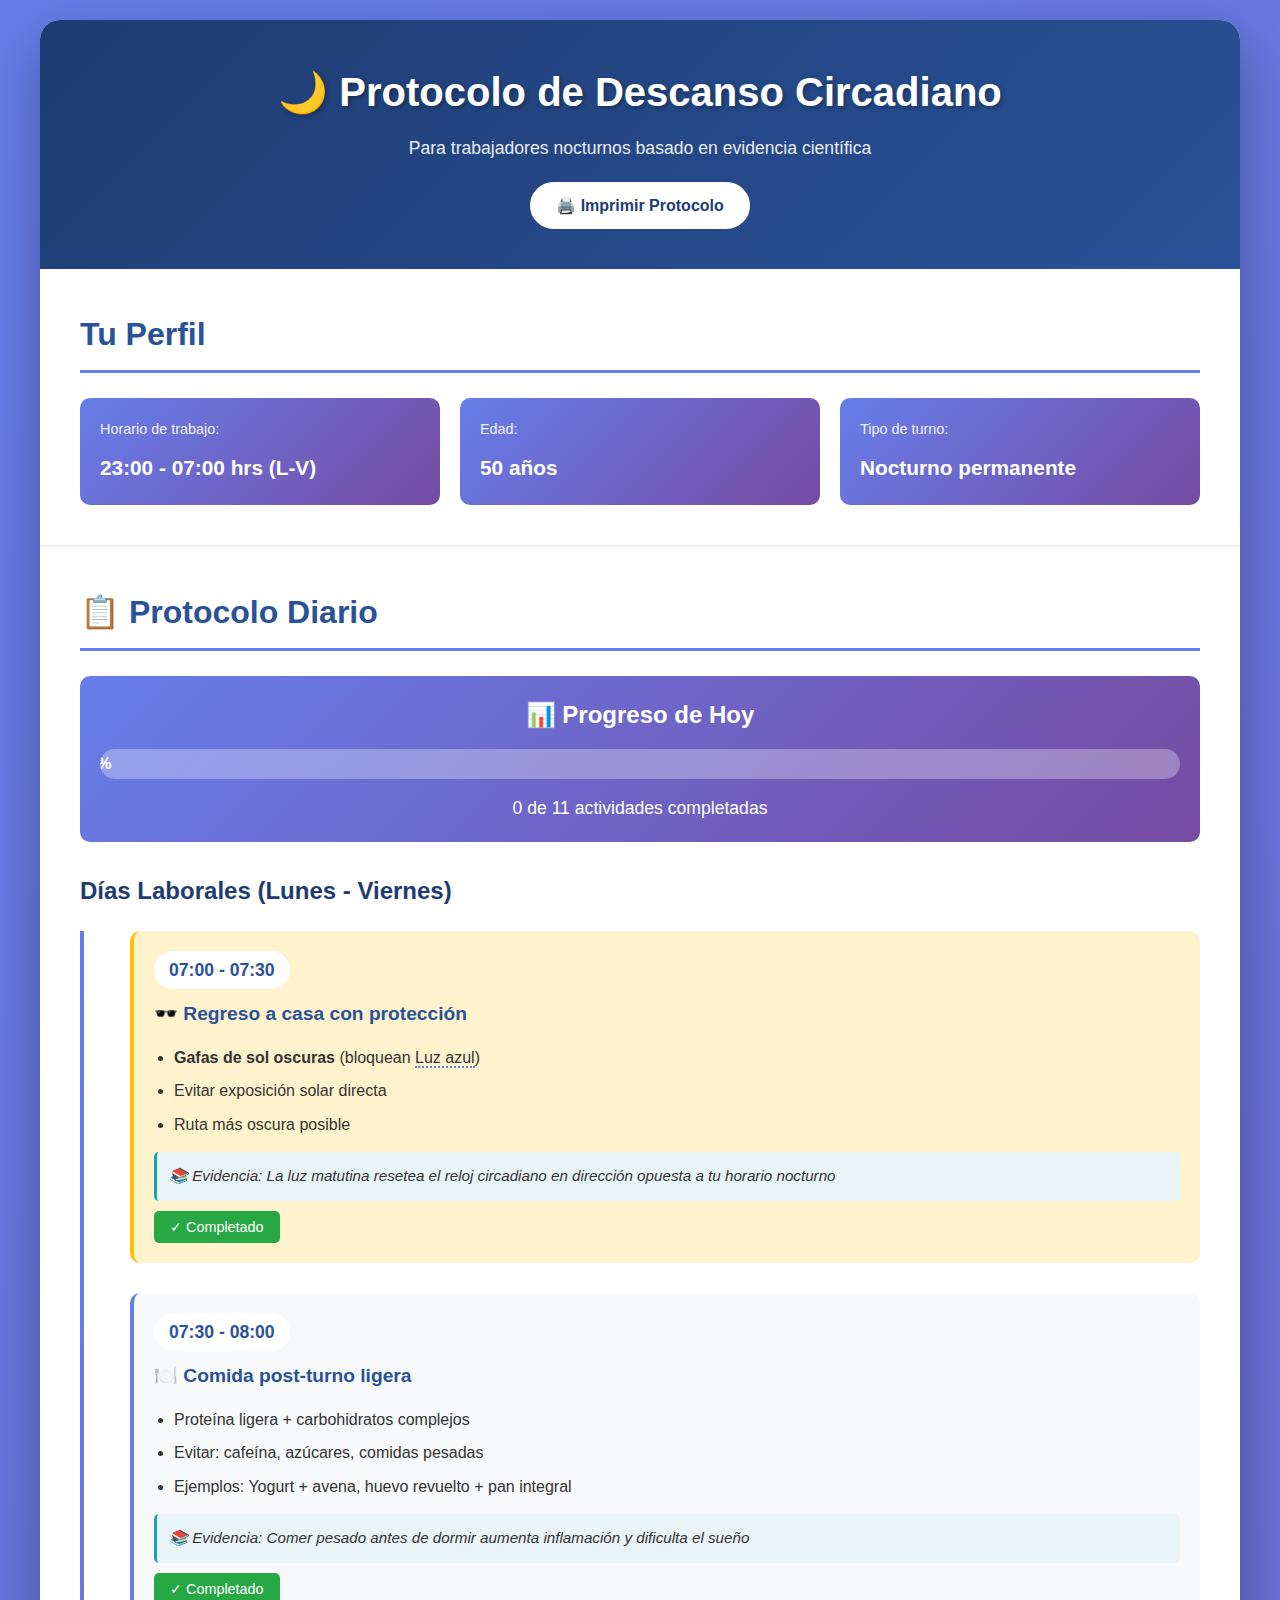
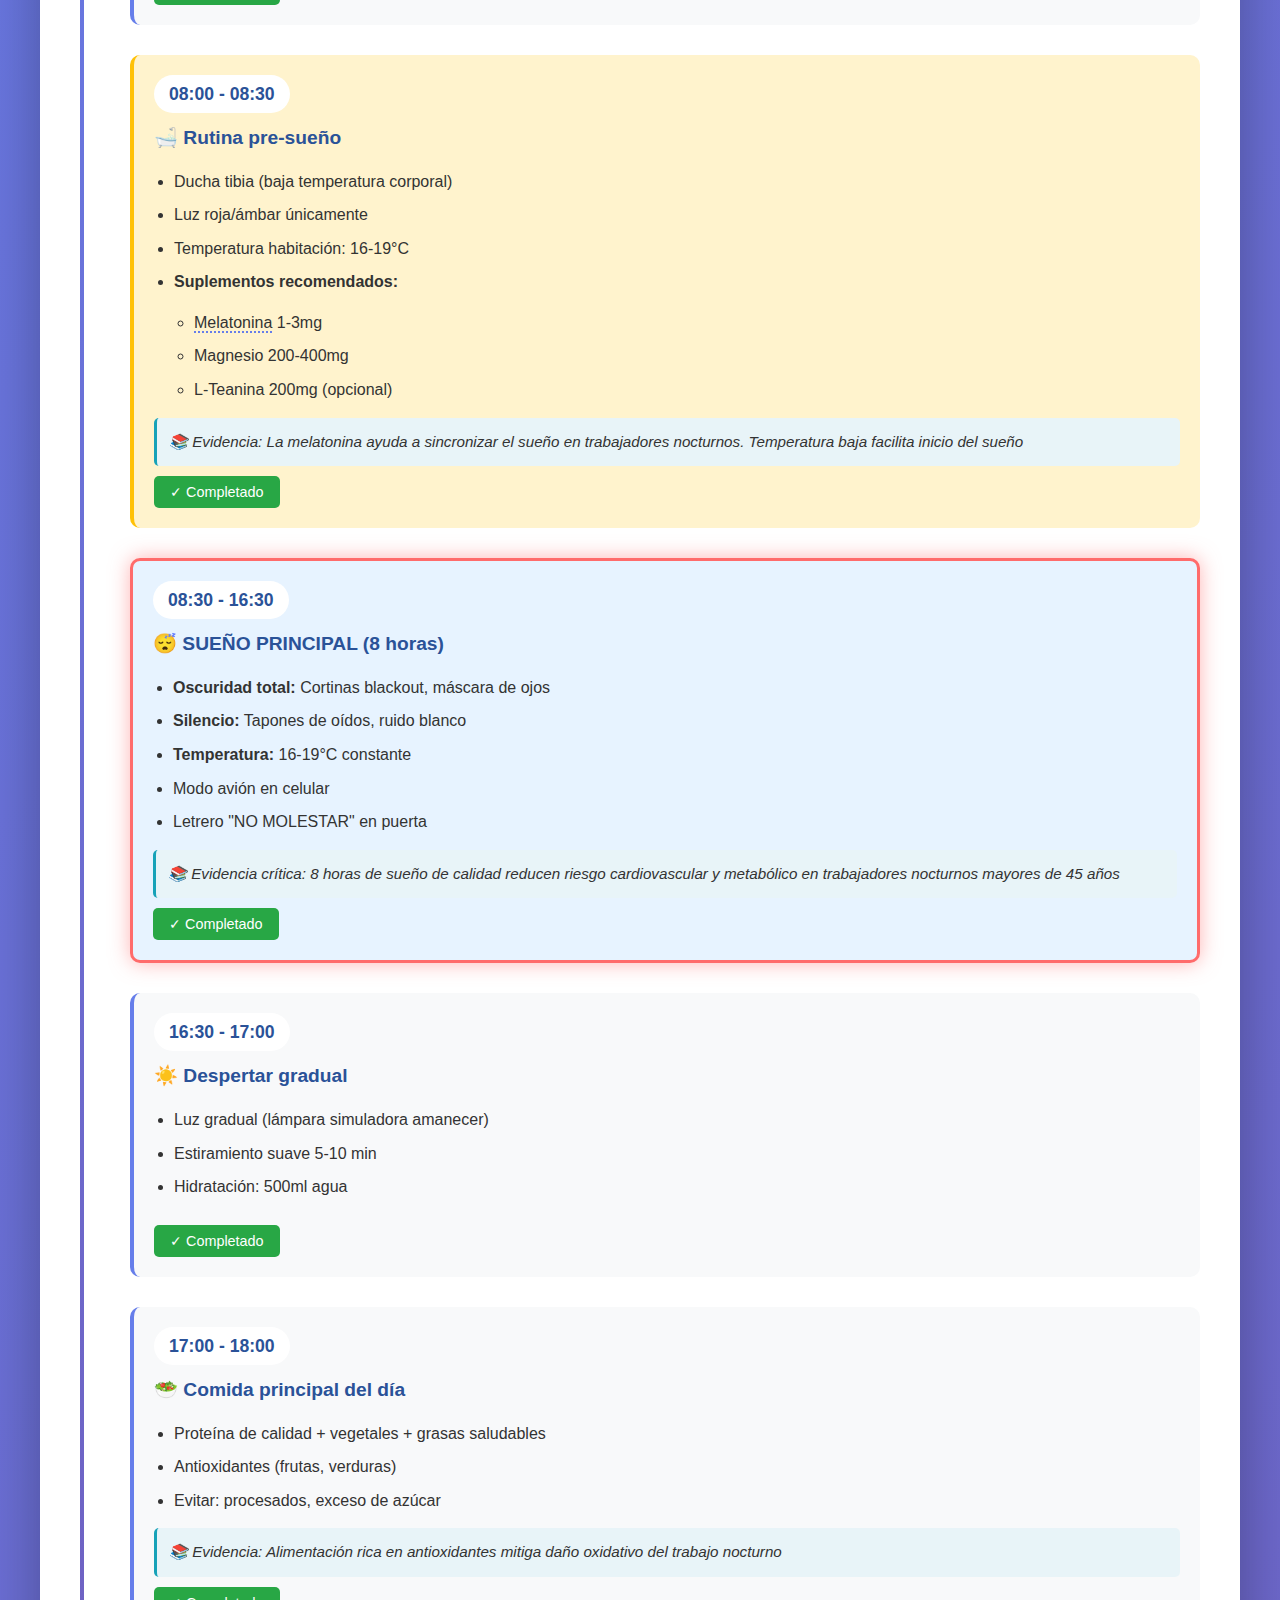
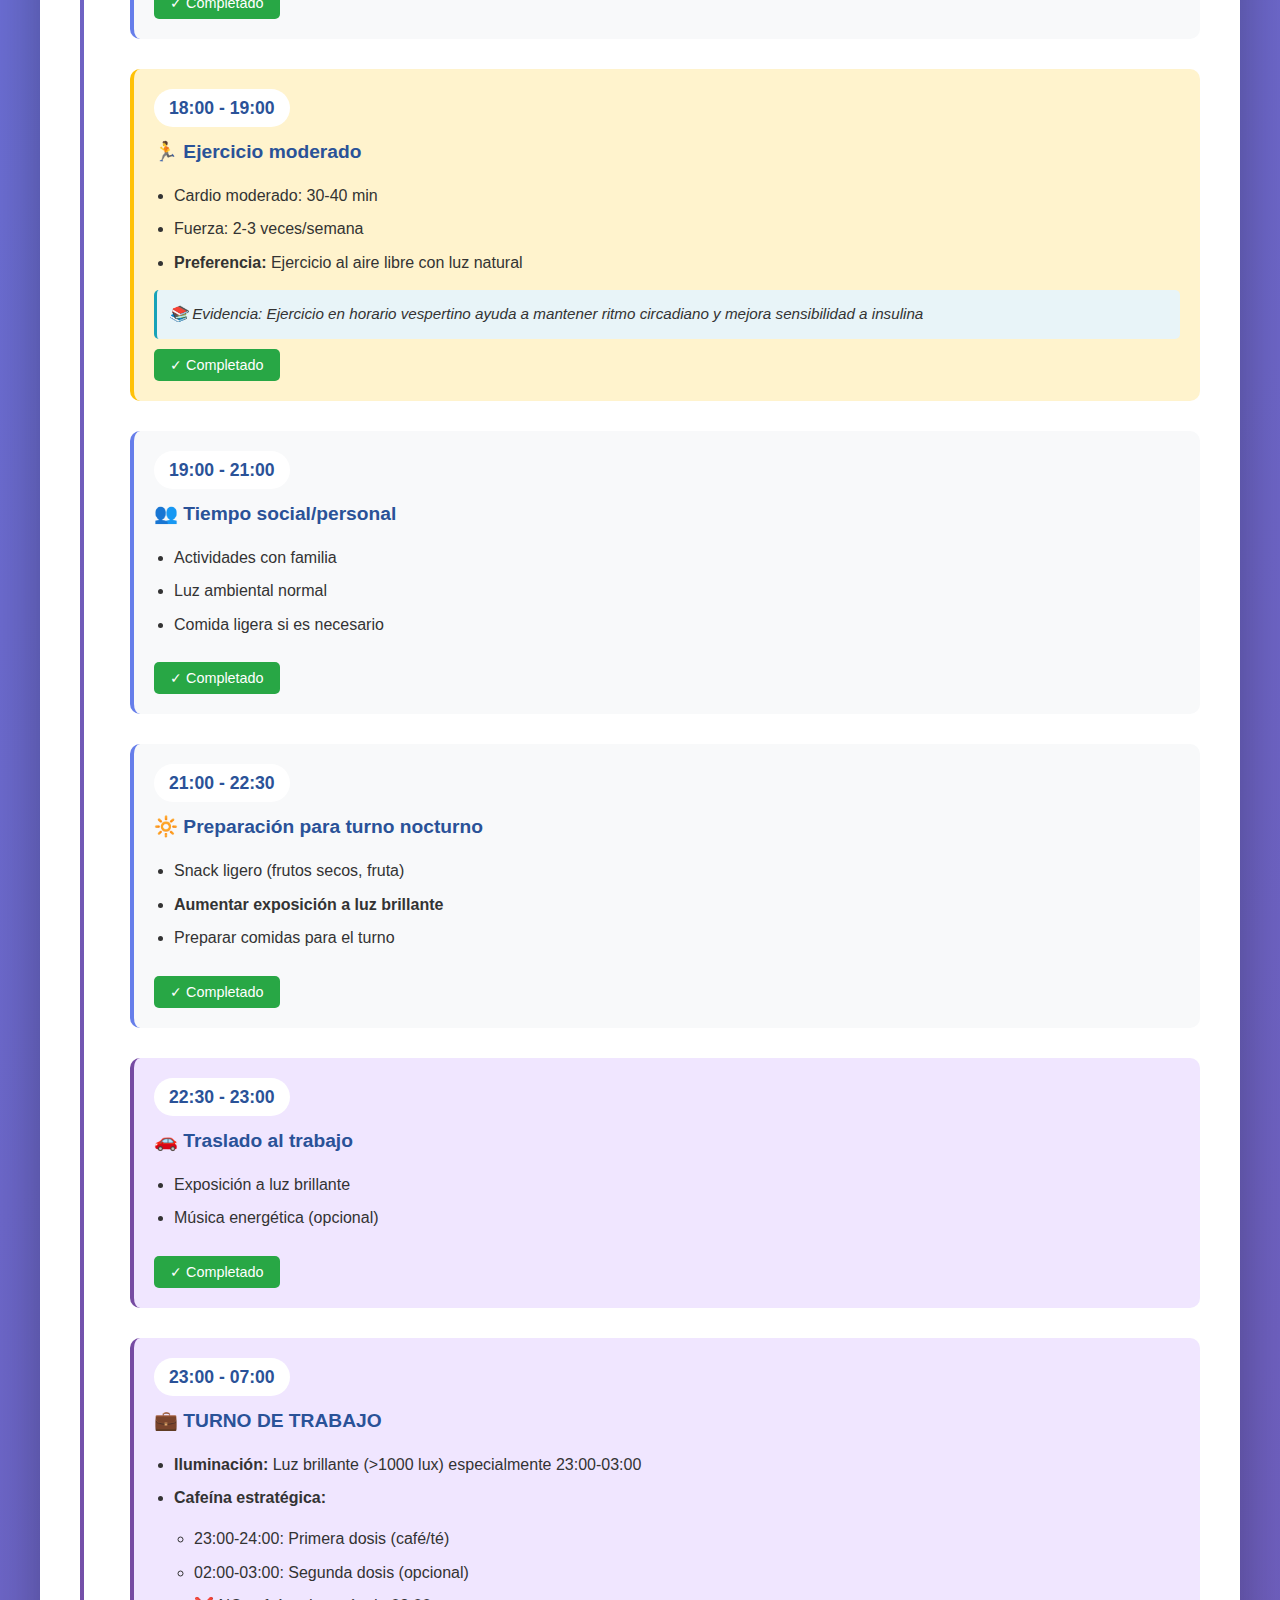
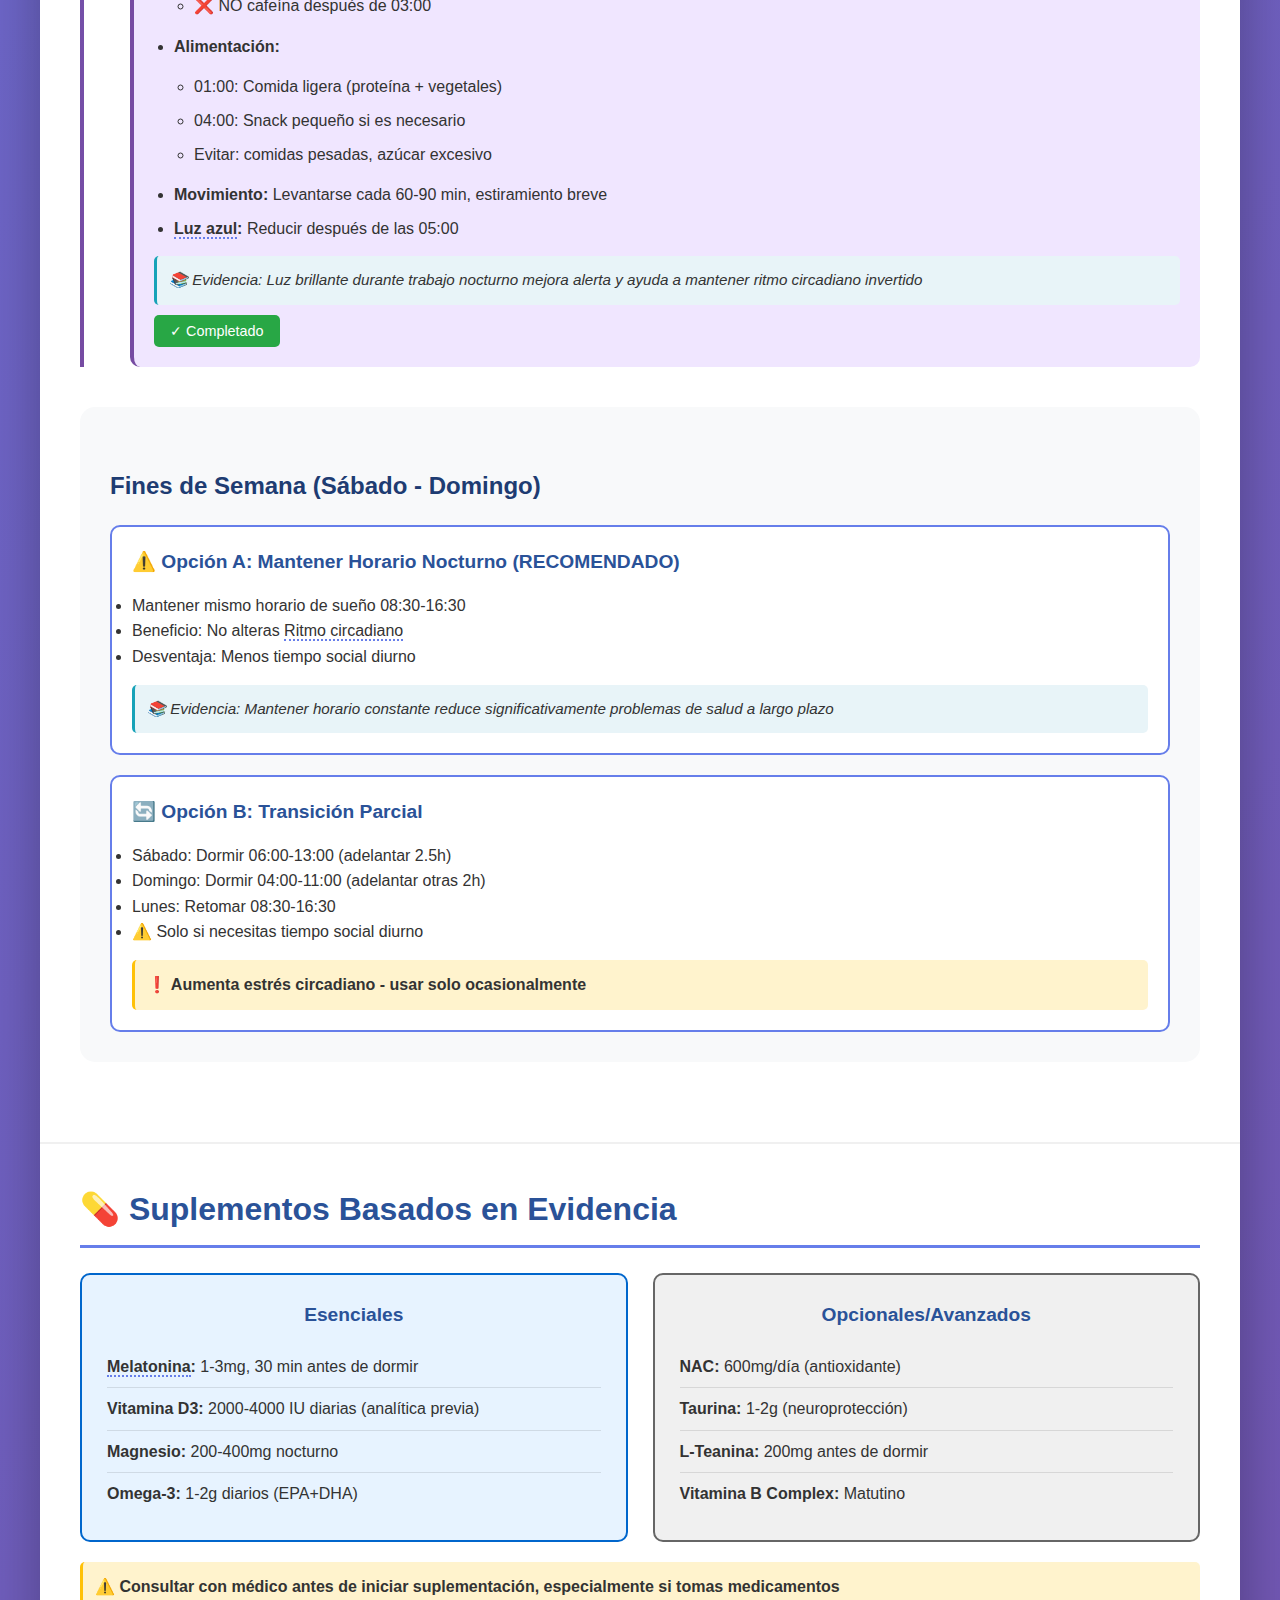
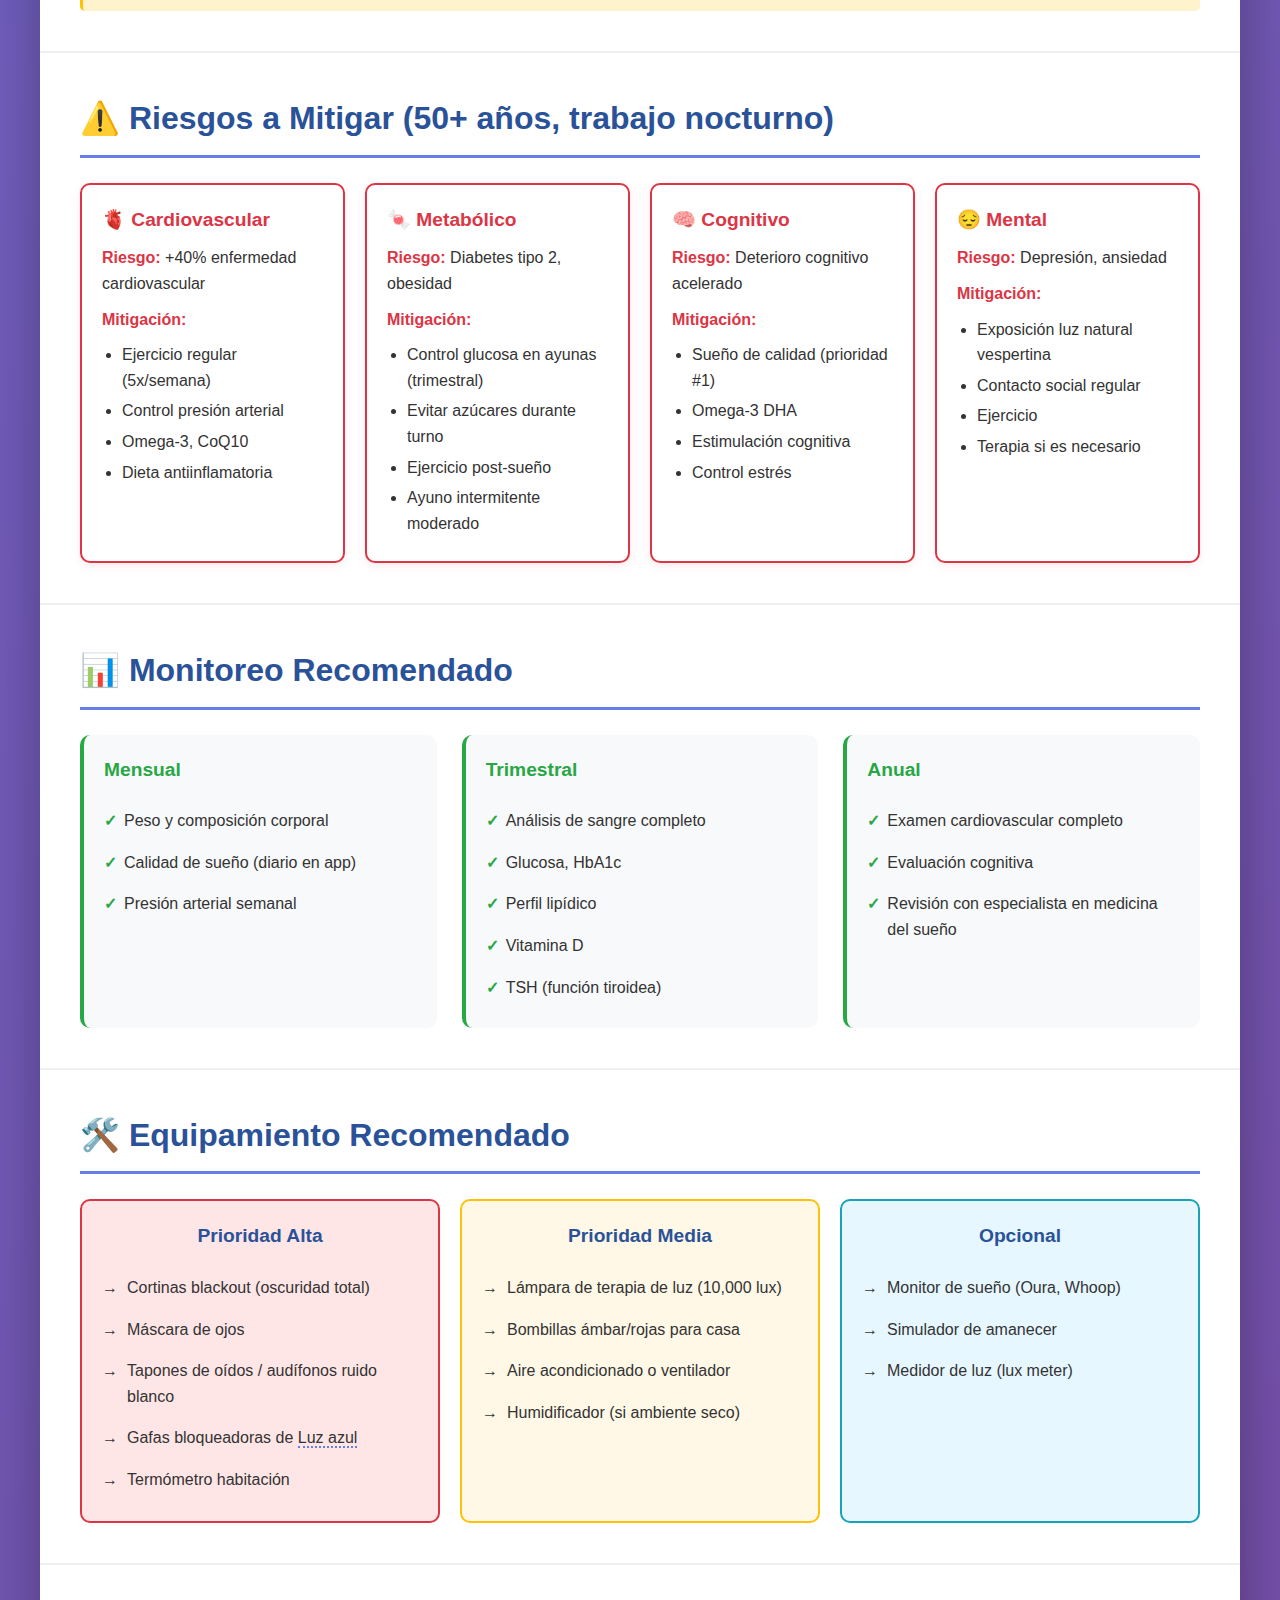
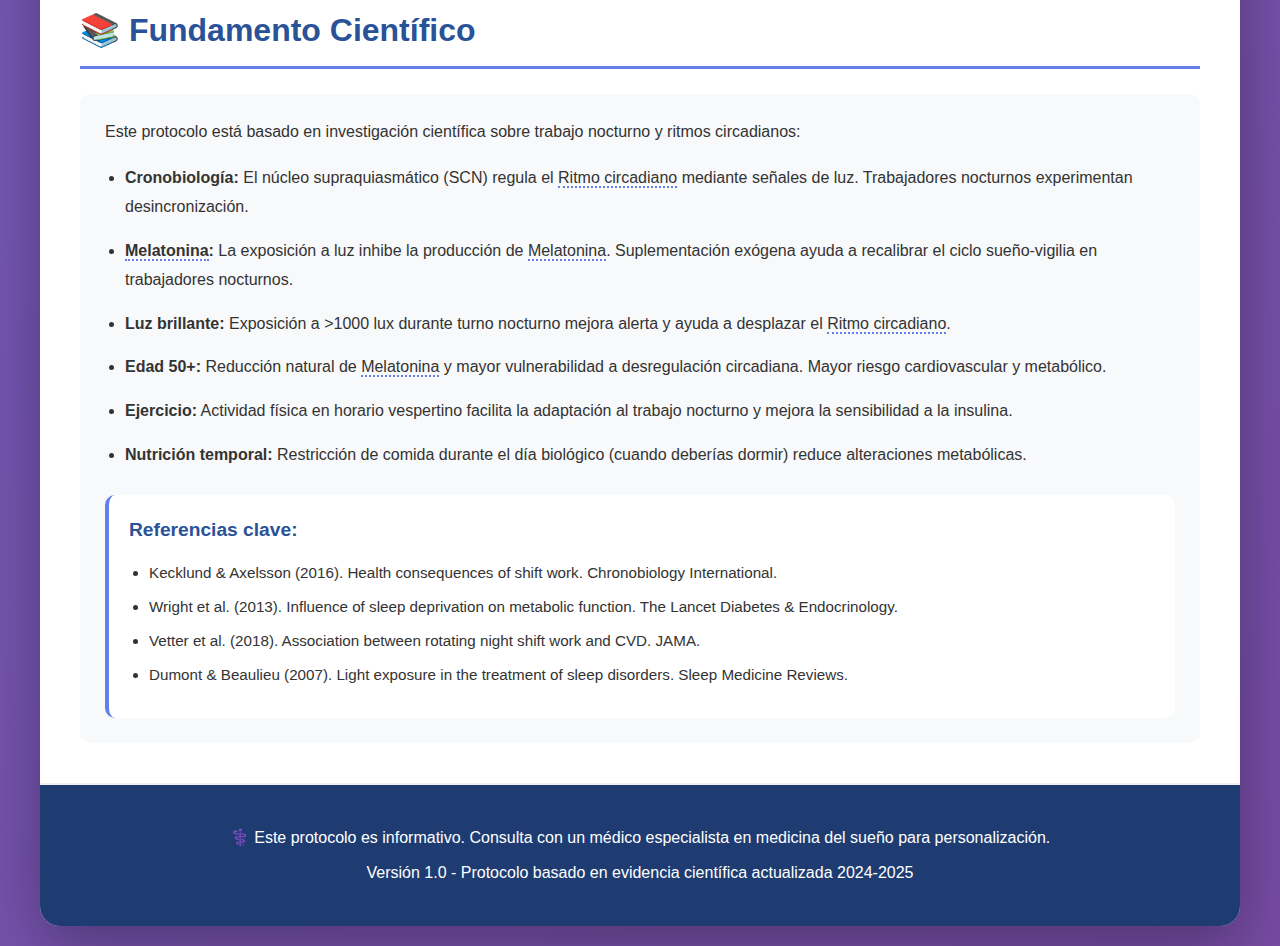
<file: index.html>
<!DOCTYPE html>
<html lang="es">
<head>
    <meta charset="UTF-8">
    <meta name="viewport" content="width=device-width, initial-scale=1.0">
    <title>Protocolo de Descanso Circadiano</title>
    <link rel="stylesheet" href="styles.css">
</head>
<body>
    <div class="container">
        <header>
            <h1>🌙 Protocolo de Descanso Circadiano</h1>
            <p class="subtitle">Para trabajadores nocturnos basado en evidencia científica</p>
        </header>

        <section class="profile-section">
            <h2>Tu Perfil</h2>
            <div class="profile-info">
                <div class="info-card">
                    <span class="label">Horario de trabajo:</span>
                    <span class="value">23:00 - 07:00 hrs (L-V)</span>
                </div>
                <div class="info-card">
                    <span class="label">Edad:</span>
                    <span class="value">50 años</span>
                </div>
                <div class="info-card">
                    <span class="label">Tipo de turno:</span>
                    <span class="value">Nocturno permanente</span>
                </div>
            </div>
        </section>

        <section class="protocol-section">
            <h2>📋 Protocolo Diario</h2>

            <div class="protocol-day">
                <h3>Días Laborales (Lunes - Viernes)</h3>

                <div class="timeline">
                    <div class="time-block critical">
                        <div class="time">07:00 - 07:30</div>
                        <div class="activity">
                            <h4>🕶️ Regreso a casa con protección</h4>
                            <ul>
                                <li><strong>Gafas de sol oscuras</strong> (bloquean luz azul)</li>
                                <li>Evitar exposición solar directa</li>
                                <li>Ruta más oscura posible</li>
                            </ul>
                            <div class="evidence">📚 Evidencia: La luz matutina resetea el reloj circadiano en dirección opuesta a tu horario nocturno</div>
                        </div>
                    </div>

                    <div class="time-block">
                        <div class="time">07:30 - 08:00</div>
                        <div class="activity">
                            <h4>🍽️ Comida post-turno ligera</h4>
                            <ul>
                                <li>Proteína ligera + carbohidratos complejos</li>
                                <li>Evitar: cafeína, azúcares, comidas pesadas</li>
                                <li>Ejemplos: Yogurt + avena, huevo revuelto + pan integral</li>
                            </ul>
                            <div class="evidence">📚 Evidencia: Comer pesado antes de dormir aumenta inflamación y dificulta el sueño</div>
                        </div>
                    </div>

                    <div class="time-block critical">
                        <div class="time">08:00 - 08:30</div>
                        <div class="activity">
                            <h4>🛁 Rutina pre-sueño</h4>
                            <ul>
                                <li>Ducha tibia (baja temperatura corporal)</li>
                                <li>Luz roja/ámbar únicamente</li>
                                <li>Temperatura habitación: 16-19°C</li>
                                <li><strong>Suplementos recomendados:</strong>
                                    <ul>
                                        <li>Melatonina 1-3mg</li>
                                        <li>Magnesio 200-400mg</li>
                                        <li>L-Teanina 200mg (opcional)</li>
                                    </ul>
                                </li>
                            </ul>
                            <div class="evidence">📚 Evidencia: La melatonina ayuda a sincronizar el sueño en trabajadores nocturnos. Temperatura baja facilita inicio del sueño</div>
                        </div>
                    </div>

                    <div class="time-block sleep">
                        <div class="time">08:30 - 16:30</div>
                        <div class="activity">
                            <h4>😴 SUEÑO PRINCIPAL (8 horas)</h4>
                            <ul>
                                <li><strong>Oscuridad total:</strong> Cortinas blackout, máscara de ojos</li>
                                <li><strong>Silencio:</strong> Tapones de oídos, ruido blanco</li>
                                <li><strong>Temperatura:</strong> 16-19°C constante</li>
                                <li>Modo avión en celular</li>
                                <li>Letrero "NO MOLESTAR" en puerta</li>
                            </ul>
                            <div class="evidence">📚 Evidencia crítica: 8 horas de sueño de calidad reducen riesgo cardiovascular y metabólico en trabajadores nocturnos mayores de 45 años</div>
                        </div>
                    </div>

                    <div class="time-block">
                        <div class="time">16:30 - 17:00</div>
                        <div class="activity">
                            <h4>☀️ Despertar gradual</h4>
                            <ul>
                                <li>Luz gradual (lámpara simuladora amanecer)</li>
                                <li>Estiramiento suave 5-10 min</li>
                                <li>Hidratación: 500ml agua</li>
                            </ul>
                        </div>
                    </div>

                    <div class="time-block">
                        <div class="time">17:00 - 18:00</div>
                        <div class="activity">
                            <h4>🥗 Comida principal del día</h4>
                            <ul>
                                <li>Proteína de calidad + vegetales + grasas saludables</li>
                                <li>Antioxidantes (frutas, verduras)</li>
                                <li>Evitar: procesados, exceso de azúcar</li>
                            </ul>
                            <div class="evidence">📚 Evidencia: Alimentación rica en antioxidantes mitiga daño oxidativo del trabajo nocturno</div>
                        </div>
                    </div>

                    <div class="time-block critical">
                        <div class="time">18:00 - 19:00</div>
                        <div class="activity">
                            <h4>🏃 Ejercicio moderado</h4>
                            <ul>
                                <li>Cardio moderado: 30-40 min</li>
                                <li>Fuerza: 2-3 veces/semana</li>
                                <li><strong>Preferencia:</strong> Ejercicio al aire libre con luz natural</li>
                            </ul>
                            <div class="evidence">📚 Evidencia: Ejercicio en horario vespertino ayuda a mantener ritmo circadiano y mejora sensibilidad a insulina</div>
                        </div>
                    </div>

                    <div class="time-block">
                        <div class="time">19:00 - 21:00</div>
                        <div class="activity">
                            <h4>👥 Tiempo social/personal</h4>
                            <ul>
                                <li>Actividades con familia</li>
                                <li>Luz ambiental normal</li>
                                <li>Comida ligera si es necesario</li>
                            </ul>
                        </div>
                    </div>

                    <div class="time-block">
                        <div class="time">21:00 - 22:30</div>
                        <div class="activity">
                            <h4>🔆 Preparación para turno nocturno</h4>
                            <ul>
                                <li>Snack ligero (frutos secos, fruta)</li>
                                <li><strong>Aumentar exposición a luz brillante</strong></li>
                                <li>Preparar comidas para el turno</li>
                            </ul>
                        </div>
                    </div>

                    <div class="time-block work">
                        <div class="time">22:30 - 23:00</div>
                        <div class="activity">
                            <h4>🚗 Traslado al trabajo</h4>
                            <ul>
                                <li>Exposición a luz brillante</li>
                                <li>Música energética (opcional)</li>
                            </ul>
                        </div>
                    </div>

                    <div class="time-block work">
                        <div class="time">23:00 - 07:00</div>
                        <div class="activity">
                            <h4>💼 TURNO DE TRABAJO</h4>
                            <ul>
                                <li><strong>Iluminación:</strong> Luz brillante (>1000 lux) especialmente 23:00-03:00</li>
                                <li><strong>Cafeína estratégica:</strong>
                                    <ul>
                                        <li>23:00-24:00: Primera dosis (café/té)</li>
                                        <li>02:00-03:00: Segunda dosis (opcional)</li>
                                        <li>❌ NO cafeína después de 03:00</li>
                                    </ul>
                                </li>
                                <li><strong>Alimentación:</strong>
                                    <ul>
                                        <li>01:00: Comida ligera (proteína + vegetales)</li>
                                        <li>04:00: Snack pequeño si es necesario</li>
                                        <li>Evitar: comidas pesadas, azúcar excesivo</li>
                                    </ul>
                                </li>
                                <li><strong>Movimiento:</strong> Levantarse cada 60-90 min, estiramiento breve</li>
                                <li><strong>Luz azul:</strong> Reducir después de las 05:00</li>
                            </ul>
                            <div class="evidence">📚 Evidencia: Luz brillante durante trabajo nocturno mejora alerta y ayuda a mantener ritmo circadiano invertido</div>
                        </div>
                    </div>
                </div>
            </div>

            <div class="protocol-day weekend">
                <h3>Fines de Semana (Sábado - Domingo)</h3>

                <div class="weekend-strategy">
                    <div class="strategy-option">
                        <h4>⚠️ Opción A: Mantener Horario Nocturno (RECOMENDADO)</h4>
                        <ul>
                            <li>Mantener mismo horario de sueño 08:30-16:30</li>
                            <li>Beneficio: No alteras ritmo circadiano</li>
                            <li>Desventaja: Menos tiempo social diurno</li>
                        </ul>
                        <div class="evidence">📚 Evidencia: Mantener horario constante reduce significativamente problemas de salud a largo plazo</div>
                    </div>

                    <div class="strategy-option">
                        <h4>🔄 Opción B: Transición Parcial</h4>
                        <ul>
                            <li>Sábado: Dormir 06:00-13:00 (adelantar 2.5h)</li>
                            <li>Domingo: Dormir 04:00-11:00 (adelantar otras 2h)</li>
                            <li>Lunes: Retomar 08:30-16:30</li>
                            <li>⚠️ Solo si necesitas tiempo social diurno</li>
                        </ul>
                        <div class="warning">❗ Aumenta estrés circadiano - usar solo ocasionalmente</div>
                    </div>
                </div>
            </div>
        </section>

        <section class="supplements-section">
            <h2>💊 Suplementos Basados en Evidencia</h2>

            <div class="supplement-grid">
                <div class="supplement-card essential">
                    <h4>Esenciales</h4>
                    <ul>
                        <li><strong>Melatonina:</strong> 1-3mg, 30 min antes de dormir</li>
                        <li><strong>Vitamina D3:</strong> 2000-4000 IU diarias (analítica previa)</li>
                        <li><strong>Magnesio:</strong> 200-400mg nocturno</li>
                        <li><strong>Omega-3:</strong> 1-2g diarios (EPA+DHA)</li>
                    </ul>
                </div>

                <div class="supplement-card optional">
                    <h4>Opcionales/Avanzados</h4>
                    <ul>
                        <li><strong>NAC:</strong> 600mg/día (antioxidante)</li>
                        <li><strong>Taurina:</strong> 1-2g (neuroprotección)</li>
                        <li><strong>L-Teanina:</strong> 200mg antes de dormir</li>
                        <li><strong>Vitamina B Complex:</strong> Matutino</li>
                    </ul>
                </div>
            </div>

            <div class="warning">⚠️ Consultar con médico antes de iniciar suplementación, especialmente si tomas medicamentos</div>
        </section>

        <section class="risks-section">
            <h2>⚠️ Riesgos a Mitigar (50+ años, trabajo nocturno)</h2>

            <div class="risk-grid">
                <div class="risk-card">
                    <h4>🫀 Cardiovascular</h4>
                    <p><strong>Riesgo:</strong> +40% enfermedad cardiovascular</p>
                    <p><strong>Mitigación:</strong></p>
                    <ul>
                        <li>Ejercicio regular (5x/semana)</li>
                        <li>Control presión arterial</li>
                        <li>Omega-3, CoQ10</li>
                        <li>Dieta antiinflamatoria</li>
                    </ul>
                </div>

                <div class="risk-card">
                    <h4>🍬 Metabólico</h4>
                    <p><strong>Riesgo:</strong> Diabetes tipo 2, obesidad</p>
                    <p><strong>Mitigación:</strong></p>
                    <ul>
                        <li>Control glucosa en ayunas (trimestral)</li>
                        <li>Evitar azúcares durante turno</li>
                        <li>Ejercicio post-sueño</li>
                        <li>Ayuno intermitente moderado</li>
                    </ul>
                </div>

                <div class="risk-card">
                    <h4>🧠 Cognitivo</h4>
                    <p><strong>Riesgo:</strong> Deterioro cognitivo acelerado</p>
                    <p><strong>Mitigación:</strong></p>
                    <ul>
                        <li>Sueño de calidad (prioridad #1)</li>
                        <li>Omega-3 DHA</li>
                        <li>Estimulación cognitiva</li>
                        <li>Control estrés</li>
                    </ul>
                </div>

                <div class="risk-card">
                    <h4>😔 Mental</h4>
                    <p><strong>Riesgo:</strong> Depresión, ansiedad</p>
                    <p><strong>Mitigación:</strong></p>
                    <ul>
                        <li>Exposición luz natural vespertina</li>
                        <li>Contacto social regular</li>
                        <li>Ejercicio</li>
                        <li>Terapia si es necesario</li>
                    </ul>
                </div>
            </div>
        </section>

        <section class="monitoring-section">
            <h2>📊 Monitoreo Recomendado</h2>

            <div class="monitoring-list">
                <div class="monitoring-item">
                    <h4>Mensual</h4>
                    <ul>
                        <li>Peso y composición corporal</li>
                        <li>Calidad de sueño (diario en app)</li>
                        <li>Presión arterial semanal</li>
                    </ul>
                </div>

                <div class="monitoring-item">
                    <h4>Trimestral</h4>
                    <ul>
                        <li>Análisis de sangre completo</li>
                        <li>Glucosa, HbA1c</li>
                        <li>Perfil lipídico</li>
                        <li>Vitamina D</li>
                        <li>TSH (función tiroidea)</li>
                    </ul>
                </div>

                <div class="monitoring-item">
                    <h4>Anual</h4>
                    <ul>
                        <li>Examen cardiovascular completo</li>
                        <li>Evaluación cognitiva</li>
                        <li>Revisión con especialista en medicina del sueño</li>
                    </ul>
                </div>
            </div>
        </section>

        <section class="equipment-section">
            <h2>🛠️ Equipamiento Recomendado</h2>

            <div class="equipment-grid">
                <div class="equipment-item priority-high">
                    <h4>Prioridad Alta</h4>
                    <ul>
                        <li>Cortinas blackout (oscuridad total)</li>
                        <li>Máscara de ojos</li>
                        <li>Tapones de oídos / audífonos ruido blanco</li>
                        <li>Gafas bloqueadoras de luz azul</li>
                        <li>Termómetro habitación</li>
                    </ul>
                </div>

                <div class="equipment-item priority-medium">
                    <h4>Prioridad Media</h4>
                    <ul>
                        <li>Lámpara de terapia de luz (10,000 lux)</li>
                        <li>Bombillas ámbar/rojas para casa</li>
                        <li>Aire acondicionado o ventilador</li>
                        <li>Humidificador (si ambiente seco)</li>
                    </ul>
                </div>

                <div class="equipment-item priority-low">
                    <h4>Opcional</h4>
                    <ul>
                        <li>Monitor de sueño (Oura, Whoop)</li>
                        <li>Simulador de amanecer</li>
                        <li>Medidor de luz (lux meter)</li>
                    </ul>
                </div>
            </div>
        </section>

        <section class="science-section">
            <h2>📚 Fundamento Científico</h2>

            <div class="science-content">
                <p>Este protocolo está basado en investigación científica sobre trabajo nocturno y ritmos circadianos:</p>

                <ul class="science-list">
                    <li><strong>Cronobiología:</strong> El núcleo supraquiasmático (SCN) regula el ritmo circadiano mediante señales de luz. Trabajadores nocturnos experimentan desincronización.</li>

                    <li><strong>Melatonina:</strong> La exposición a luz inhibe la producción de melatonina. Suplementación exógena ayuda a recalibrar el ciclo sueño-vigilia en trabajadores nocturnos.</li>

                    <li><strong>Luz brillante:</strong> Exposición a >1000 lux durante turno nocturno mejora alerta y ayuda a desplazar el ritmo circadiano.</li>

                    <li><strong>Edad 50+:</strong> Reducción natural de melatonina y mayor vulnerabilidad a desregulación circadiana. Mayor riesgo cardiovascular y metabólico.</li>

                    <li><strong>Ejercicio:</strong> Actividad física en horario vespertino facilita la adaptación al trabajo nocturno y mejora la sensibilidad a la insulina.</li>

                    <li><strong>Nutrición temporal:</strong> Restricción de comida durante el día biológico (cuando deberías dormir) reduce alteraciones metabólicas.</li>
                </ul>

                <div class="references">
                    <h4>Referencias clave:</h4>
                    <ul>
                        <li>Kecklund & Axelsson (2016). Health consequences of shift work. Chronobiology International.</li>
                        <li>Wright et al. (2013). Influence of sleep deprivation on metabolic function. The Lancet Diabetes & Endocrinology.</li>
                        <li>Vetter et al. (2018). Association between rotating night shift work and CVD. JAMA.</li>
                        <li>Dumont & Beaulieu (2007). Light exposure in the treatment of sleep disorders. Sleep Medicine Reviews.</li>
                    </ul>
                </div>
            </div>
        </section>

        <footer>
            <p>⚕️ Este protocolo es informativo. Consulta con un médico especialista en medicina del sueño para personalización.</p>
            <p>Versión 1.0 - Protocolo basado en evidencia científica actualizada 2024-2025</p>
        </footer>
    </div>

    <script src="app.js"></script>
</body>
</html>
</file>
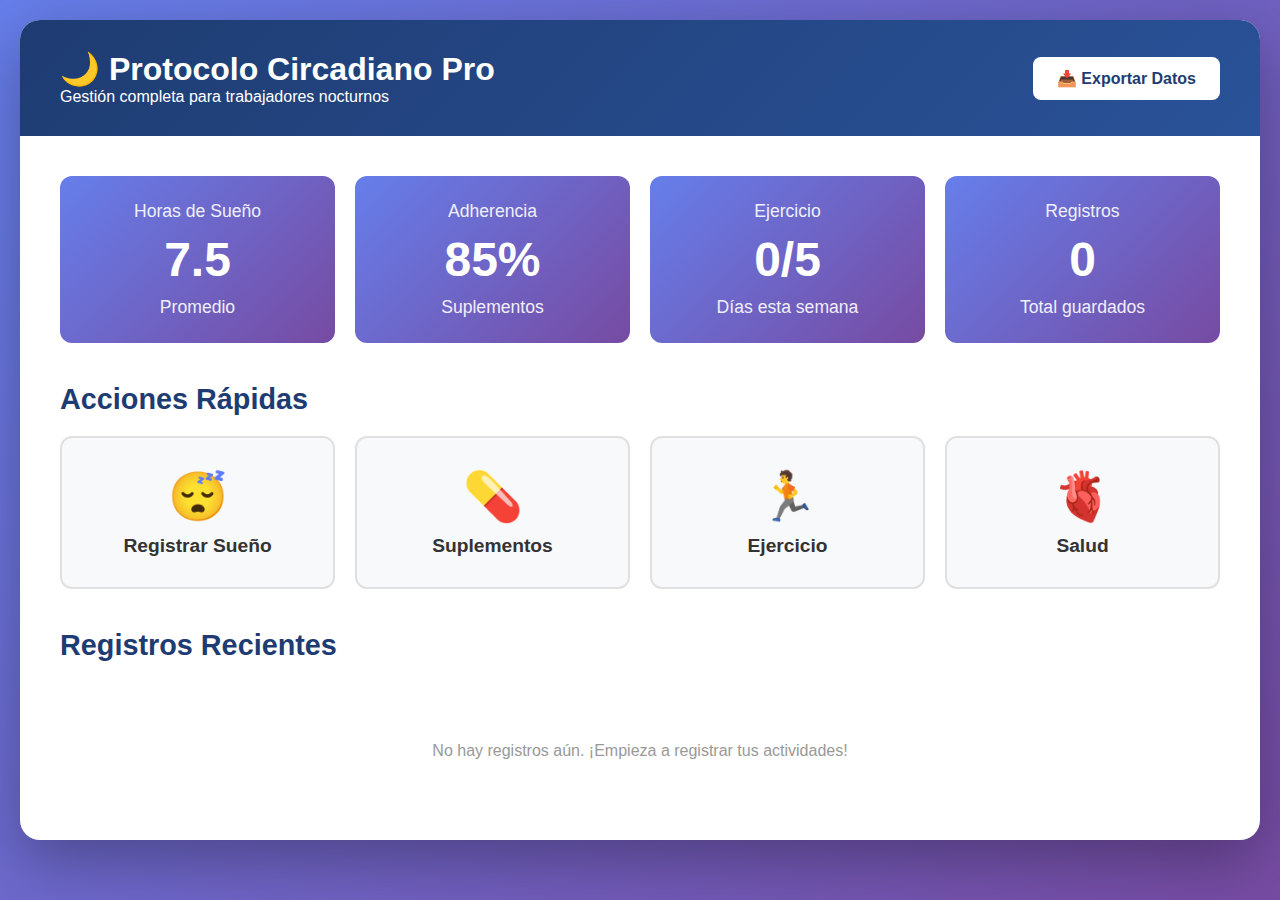
<file: app-funcional.html>
<!DOCTYPE html>
<html lang="es">
<head>
    <meta charset="UTF-8">
    <meta name="viewport" content="width=device-width, initial-scale=1.0">
    <title>Protocolo Circadiano - App Funcional</title>
    <style>
        * {
            margin: 0;
            padding: 0;
            box-sizing: border-box;
        }

        body {
            font-family: -apple-system, BlinkMacSystemFont, 'Segoe UI', Roboto, Arial, sans-serif;
            background: linear-gradient(135deg, #667eea 0%, #764ba2 100%);
            min-height: 100vh;
            padding: 20px;
        }

        .container {
            max-width: 1400px;
            margin: 0 auto;
            background: white;
            border-radius: 20px;
            overflow: hidden;
            box-shadow: 0 20px 60px rgba(0,0,0,0.3);
        }

        header {
            background: linear-gradient(135deg, #1e3c72 0%, #2a5298 100%);
            color: white;
            padding: 30px 40px;
            display: flex;
            justify-content: space-between;
            align-items: center;
        }

        h1 {
            font-size: 2em;
        }

        .btn {
            padding: 12px 24px;
            background: white;
            color: #1e3c72;
            border: none;
            border-radius: 8px;
            cursor: pointer;
            font-weight: bold;
            font-size: 1em;
            transition: transform 0.2s;
        }

        .btn:hover {
            transform: translateY(-2px);
        }

        .btn:active {
            transform: translateY(0);
        }

        .main-content {
            padding: 40px;
        }

        .stats {
            display: grid;
            grid-template-columns: repeat(auto-fit, minmax(250px, 1fr));
            gap: 20px;
            margin-bottom: 40px;
        }

        .stat-card {
            background: linear-gradient(135deg, #667eea 0%, #764ba2 100%);
            color: white;
            padding: 25px;
            border-radius: 12px;
            text-align: center;
        }

        .stat-number {
            font-size: 3em;
            font-weight: bold;
            margin: 10px 0;
        }

        .stat-label {
            font-size: 1.1em;
            opacity: 0.9;
        }

        .actions {
            display: grid;
            grid-template-columns: repeat(auto-fit, minmax(200px, 1fr));
            gap: 20px;
            margin-bottom: 40px;
        }

        .action-btn {
            background: #f8f9fa;
            border: 2px solid #e0e0e0;
            padding: 30px 20px;
            border-radius: 12px;
            cursor: pointer;
            transition: all 0.3s;
            text-align: center;
        }

        .action-btn:hover {
            border-color: #667eea;
            background: #f0f4ff;
            transform: translateY(-5px);
        }

        .action-icon {
            font-size: 3em;
            margin-bottom: 10px;
        }

        .action-title {
            font-size: 1.2em;
            font-weight: bold;
            color: #333;
        }

        .modal {
            display: none;
            position: fixed;
            top: 0;
            left: 0;
            right: 0;
            bottom: 0;
            background: rgba(0,0,0,0.7);
            align-items: center;
            justify-content: center;
            z-index: 1000;
        }

        .modal.active {
            display: flex;
        }

        .modal-content {
            background: white;
            padding: 40px;
            border-radius: 20px;
            max-width: 600px;
            width: 90%;
            max-height: 90vh;
            overflow-y: auto;
        }

        .modal-header {
            display: flex;
            justify-content: space-between;
            align-items: center;
            margin-bottom: 30px;
        }

        .modal-title {
            font-size: 1.8em;
            color: #1e3c72;
        }

        .close-btn {
            background: none;
            border: none;
            font-size: 2em;
            cursor: pointer;
            color: #999;
        }

        .close-btn:hover {
            color: #333;
        }

        .form-group {
            margin-bottom: 20px;
        }

        label {
            display: block;
            margin-bottom: 8px;
            font-weight: bold;
            color: #333;
        }

        input, select, textarea {
            width: 100%;
            padding: 12px;
            border: 2px solid #e0e0e0;
            border-radius: 8px;
            font-size: 1em;
            font-family: inherit;
        }

        input:focus, select:focus, textarea:focus {
            outline: none;
            border-color: #667eea;
        }

        textarea {
            resize: vertical;
            min-height: 100px;
        }

        .form-actions {
            display: flex;
            gap: 10px;
            justify-content: flex-end;
            margin-top: 30px;
        }

        .btn-primary {
            background: #667eea;
            color: white;
        }

        .btn-primary:hover {
            background: #5568d3;
        }

        .btn-secondary {
            background: #e0e0e0;
            color: #333;
        }

        .btn-secondary:hover {
            background: #d0d0d0;
        }

        .records {
            margin-top: 40px;
        }

        .record-item {
            background: #f8f9fa;
            padding: 20px;
            border-radius: 12px;
            margin-bottom: 15px;
            border-left: 4px solid #667eea;
        }

        .record-date {
            font-weight: bold;
            color: #667eea;
            margin-bottom: 8px;
        }

        .record-content {
            color: #555;
        }

        .notification {
            position: fixed;
            top: 20px;
            right: 20px;
            background: white;
            padding: 20px 30px;
            border-radius: 12px;
            box-shadow: 0 4px 12px rgba(0,0,0,0.2);
            border-left: 4px solid #10b981;
            display: none;
            z-index: 2000;
            animation: slideIn 0.3s;
        }

        .notification.show {
            display: block;
        }

        @keyframes slideIn {
            from {
                transform: translateX(400px);
                opacity: 0;
            }
            to {
                transform: translateX(0);
                opacity: 1;
            }
        }

        h2 {
            color: #1e3c72;
            margin-bottom: 20px;
            font-size: 1.8em;
        }
    </style>
</head>
<body>
    <div class="container">
        <header>
            <div>
                <h1>🌙 Protocolo Circadiano Pro</h1>
                <p>Gestión completa para trabajadores nocturnos</p>
            </div>
            <button class="btn" onclick="exportarDatos()">📥 Exportar Datos</button>
        </header>

        <div class="main-content">
            <!-- Estadísticas -->
            <div class="stats">
                <div class="stat-card">
                    <div class="stat-label">Horas de Sueño</div>
                    <div class="stat-number" id="stat-sleep">7.5</div>
                    <div class="stat-label">Promedio</div>
                </div>
                <div class="stat-card">
                    <div class="stat-label">Adherencia</div>
                    <div class="stat-number" id="stat-adherence">85%</div>
                    <div class="stat-label">Suplementos</div>
                </div>
                <div class="stat-card">
                    <div class="stat-label">Ejercicio</div>
                    <div class="stat-number" id="stat-exercise">4/5</div>
                    <div class="stat-label">Días esta semana</div>
                </div>
                <div class="stat-card">
                    <div class="stat-label">Registros</div>
                    <div class="stat-number" id="stat-total">0</div>
                    <div class="stat-label">Total guardados</div>
                </div>
            </div>

            <!-- Acciones Rápidas -->
            <h2>Acciones Rápidas</h2>
            <div class="actions">
                <div class="action-btn" onclick="abrirRegistroSueno()">
                    <div class="action-icon">😴</div>
                    <div class="action-title">Registrar Sueño</div>
                </div>
                <div class="action-btn" onclick="abrirRegistroSuplemento()">
                    <div class="action-icon">💊</div>
                    <div class="action-title">Suplementos</div>
                </div>
                <div class="action-btn" onclick="abrirRegistroEjercicio()">
                    <div class="action-icon">🏃</div>
                    <div class="action-title">Ejercicio</div>
                </div>
                <div class="action-btn" onclick="abrirRegistroSalud()">
                    <div class="action-icon">🫀</div>
                    <div class="action-title">Salud</div>
                </div>
            </div>

            <!-- Registros Recientes -->
            <h2>Registros Recientes</h2>
            <div id="registros-lista" class="records">
                <p style="color: #999; text-align: center; padding: 40px;">
                    No hay registros aún. ¡Empieza a registrar tus actividades!
                </p>
            </div>
        </div>
    </div>

    <!-- Modal -->
    <div id="modal" class="modal">
        <div class="modal-content">
            <div class="modal-header">
                <h3 class="modal-title" id="modal-titulo">Registro</h3>
                <button class="close-btn" onclick="cerrarModal()">&times;</button>
            </div>
            <div id="modal-body"></div>
        </div>
    </div>

    <!-- Notificación -->
    <div id="notification" class="notification">
        <div id="notification-text"></div>
    </div>

    <script>
        // ===== SISTEMA DE ALMACENAMIENTO =====
        let registros = JSON.parse(localStorage.getItem('protocolo_registros') || '[]');

        function guardarRegistro(tipo, datos) {
            const registro = {
                id: Date.now(),
                tipo: tipo,
                fecha: new Date().toISOString(),
                datos: datos
            };

            registros.unshift(registro);
            localStorage.setItem('protocolo_registros', JSON.stringify(registros));

            actualizarEstadisticas();
            mostrarRegistros();
            mostrarNotificacion('✅ Registro guardado exitosamente');
        }

        // ===== MODAL =====
        function abrirModal(titulo, contenido) {
            document.getElementById('modal-titulo').textContent = titulo;
            document.getElementById('modal-body').innerHTML = contenido;
            document.getElementById('modal').classList.add('active');
        }

        function cerrarModal() {
            document.getElementById('modal').classList.remove('active');
        }

        // ===== REGISTROS =====
        function abrirRegistroSueno() {
            const html = `
                <form onsubmit="guardarSueno(event)">
                    <div class="form-group">
                        <label>Fecha</label>
                        <input type="date" name="fecha" value="${new Date().toISOString().split('T')[0]}" required>
                    </div>
                    <div class="form-group">
                        <label>Hora de dormir</label>
                        <input type="time" name="dormir" value="08:30" required>
                    </div>
                    <div class="form-group">
                        <label>Hora de despertar</label>
                        <input type="time" name="despertar" value="16:30" required>
                    </div>
                    <div class="form-group">
                        <label>Calidad del sueño (1-10)</label>
                        <input type="range" name="calidad" min="1" max="10" value="7" oninput="this.nextElementSibling.textContent = this.value">
                        <span style="font-size: 1.5em; font-weight: bold; color: #667eea;">7</span>
                    </div>
                    <div class="form-group">
                        <label>Notas</label>
                        <textarea name="notas" placeholder="¿Cómo dormiste?"></textarea>
                    </div>
                    <div class="form-actions">
                        <button type="button" class="btn btn-secondary" onclick="cerrarModal()">Cancelar</button>
                        <button type="submit" class="btn btn-primary">Guardar</button>
                    </div>
                </form>
            `;
            abrirModal('😴 Registrar Sueño', html);
        }

        function guardarSueno(e) {
            e.preventDefault();
            const form = e.target;
            const datos = {
                fecha: form.fecha.value,
                dormir: form.dormir.value,
                despertar: form.despertar.value,
                calidad: form.calidad.value,
                notas: form.notas.value
            };
            guardarRegistro('sueño', datos);
            cerrarModal();
        }

        function abrirRegistroSuplemento() {
            const html = `
                <form onsubmit="guardarSuplemento(event)">
                    <div class="form-group">
                        <label>Fecha</label>
                        <input type="date" name="fecha" value="${new Date().toISOString().split('T')[0]}" required>
                    </div>
                    <div class="form-group">
                        <label>Suplementos tomados</label>
                        <div style="margin: 10px 0;">
                            <label style="display: flex; align-items: center; gap: 10px; font-weight: normal;">
                                <input type="checkbox" name="supp" value="Melatonina 1-3mg"> Melatonina 1-3mg
                            </label>
                            <label style="display: flex; align-items: center; gap: 10px; font-weight: normal;">
                                <input type="checkbox" name="supp" value="Vitamina D3"> Vitamina D3 2000-4000 IU
                            </label>
                            <label style="display: flex; align-items: center; gap: 10px; font-weight: normal;">
                                <input type="checkbox" name="supp" value="Magnesio"> Magnesio 200-400mg
                            </label>
                            <label style="display: flex; align-items: center; gap: 10px; font-weight: normal;">
                                <input type="checkbox" name="supp" value="Omega-3"> Omega-3 1-2g
                            </label>
                        </div>
                    </div>
                    <div class="form-group">
                        <label>Notas</label>
                        <textarea name="notas" placeholder="Observaciones"></textarea>
                    </div>
                    <div class="form-actions">
                        <button type="button" class="btn btn-secondary" onclick="cerrarModal()">Cancelar</button>
                        <button type="submit" class="btn btn-primary">Guardar</button>
                    </div>
                </form>
            `;
            abrirModal('💊 Registrar Suplementos', html);
        }

        function guardarSuplemento(e) {
            e.preventDefault();
            const form = e.target;
            const checkedBoxes = form.querySelectorAll('input[name="supp"]:checked');
            const suplementos = Array.from(checkedBoxes).map(cb => cb.value);

            const datos = {
                fecha: form.fecha.value,
                suplementos: suplementos,
                notas: form.notas.value
            };
            guardarRegistro('suplemento', datos);
            cerrarModal();
        }

        function abrirRegistroEjercicio() {
            const html = `
                <form onsubmit="guardarEjercicio(event)">
                    <div class="form-group">
                        <label>Fecha</label>
                        <input type="date" name="fecha" value="${new Date().toISOString().split('T')[0]}" required>
                    </div>
                    <div class="form-group">
                        <label>Tipo de ejercicio</label>
                        <select name="tipo" required>
                            <option value="cardio">Cardio</option>
                            <option value="fuerza">Fuerza</option>
                            <option value="flexibilidad">Flexibilidad</option>
                            <option value="mixto">Mixto</option>
                        </select>
                    </div>
                    <div class="form-group">
                        <label>Duración (minutos)</label>
                        <input type="number" name="duracion" min="1" value="30" required>
                    </div>
                    <div class="form-group">
                        <label>Intensidad</label>
                        <select name="intensidad" required>
                            <option value="baja">Baja</option>
                            <option value="media" selected>Media</option>
                            <option value="alta">Alta</option>
                        </select>
                    </div>
                    <div class="form-group">
                        <label>Notas</label>
                        <textarea name="notas" placeholder="Detalles del ejercicio"></textarea>
                    </div>
                    <div class="form-actions">
                        <button type="button" class="btn btn-secondary" onclick="cerrarModal()">Cancelar</button>
                        <button type="submit" class="btn btn-primary">Guardar</button>
                    </div>
                </form>
            `;
            abrirModal('🏃 Registrar Ejercicio', html);
        }

        function guardarEjercicio(e) {
            e.preventDefault();
            const form = e.target;
            const datos = {
                fecha: form.fecha.value,
                tipo: form.tipo.value,
                duracion: form.duracion.value,
                intensidad: form.intensidad.value,
                notas: form.notas.value
            };
            guardarRegistro('ejercicio', datos);
            cerrarModal();
        }

        function abrirRegistroSalud() {
            const html = `
                <form onsubmit="guardarSalud(event)">
                    <div class="form-group">
                        <label>Fecha</label>
                        <input type="date" name="fecha" value="${new Date().toISOString().split('T')[0]}" required>
                    </div>
                    <div class="form-group">
                        <label>Peso (kg)</label>
                        <input type="number" step="0.1" name="peso">
                    </div>
                    <div class="form-group">
                        <label>Presión Arterial (ej: 120/80)</label>
                        <input type="text" name="presion" placeholder="120/80">
                    </div>
                    <div class="form-group">
                        <label>Estado de ánimo (1-10)</label>
                        <input type="range" name="animo" min="1" max="10" value="7" oninput="this.nextElementSibling.textContent = this.value">
                        <span style="font-size: 1.5em; font-weight: bold; color: #667eea;">7</span>
                    </div>
                    <div class="form-group">
                        <label>Nivel de energía (1-10)</label>
                        <input type="range" name="energia" min="1" max="10" value="7" oninput="this.nextElementSibling.textContent = this.value">
                        <span style="font-size: 1.5em; font-weight: bold; color: #667eea;">7</span>
                    </div>
                    <div class="form-group">
                        <label>Notas y síntomas</label>
                        <textarea name="notas" placeholder="Describe cómo te sientes"></textarea>
                    </div>
                    <div class="form-actions">
                        <button type="button" class="btn btn-secondary" onclick="cerrarModal()">Cancelar</button>
                        <button type="submit" class="btn btn-primary">Guardar</button>
                    </div>
                </form>
            `;
            abrirModal('🫀 Registrar Métricas de Salud', html);
        }

        function guardarSalud(e) {
            e.preventDefault();
            const form = e.target;
            const datos = {
                fecha: form.fecha.value,
                peso: form.peso.value,
                presion: form.presion.value,
                animo: form.animo.value,
                energia: form.energia.value,
                notas: form.notas.value
            };
            guardarRegistro('salud', datos);
            cerrarModal();
        }

        // ===== VISUALIZACIÓN =====
        function mostrarRegistros() {
            const container = document.getElementById('registros-lista');

            if (registros.length === 0) {
                container.innerHTML = '<p style="color: #999; text-align: center; padding: 40px;">No hay registros aún. ¡Empieza a registrar tus actividades!</p>';
                return;
            }

            let html = '';
            registros.slice(0, 10).forEach(reg => {
                const fecha = new Date(reg.fecha).toLocaleString('es-ES');
                const icono = {
                    'sueño': '😴',
                    'suplemento': '💊',
                    'ejercicio': '🏃',
                    'salud': '🫀'
                }[reg.tipo] || '📝';

                let detalles = '';
                if (reg.tipo === 'sueño') {
                    detalles = `Dormir: ${reg.datos.dormir} - Despertar: ${reg.datos.despertar} | Calidad: ${reg.datos.calidad}/10`;
                } else if (reg.tipo === 'suplemento') {
                    detalles = `Suplementos: ${reg.datos.suplementos.join(', ') || 'Ninguno'}`;
                } else if (reg.tipo === 'ejercicio') {
                    detalles = `${reg.datos.tipo} - ${reg.datos.duracion} min (${reg.datos.intensidad})`;
                } else if (reg.tipo === 'salud') {
                    detalles = `Ánimo: ${reg.datos.animo}/10 | Energía: ${reg.datos.energia}/10`;
                }

                html += `
                    <div class="record-item">
                        <div class="record-date">${icono} ${fecha}</div>
                        <div class="record-content">${detalles}</div>
                        ${reg.datos.notas ? `<div style="margin-top: 8px; font-style: italic; color: #777;">Nota: ${reg.datos.notas}</div>` : ''}
                    </div>
                `;
            });

            container.innerHTML = html;
        }

        function actualizarEstadisticas() {
            // Total de registros
            document.getElementById('stat-total').textContent = registros.length;

            // Calcular promedio de sueño
            const registrosSueno = registros.filter(r => r.tipo === 'sueño');
            if (registrosSueno.length > 0) {
                const totalCalidad = registrosSueno.reduce((sum, r) => sum + parseInt(r.datos.calidad), 0);
                const promedio = (totalCalidad / registrosSueno.length).toFixed(1);
                document.getElementById('stat-sleep').textContent = promedio;
            }

            // Adherencia de suplementos
            const registrosSupp = registros.filter(r => r.tipo === 'suplemento');
            if (registrosSupp.length > 0) {
                const conSupp = registrosSupp.filter(r => r.datos.suplementos.length > 0).length;
                const adherencia = Math.round((conSupp / registrosSupp.length) * 100);
                document.getElementById('stat-adherence').textContent = adherencia + '%';
            }

            // Ejercicio semanal
            const haceUnaSemana = new Date();
            haceUnaSemana.setDate(haceUnaSemana.getDate() - 7);
            const ejercicioSemana = registros.filter(r =>
                r.tipo === 'ejercicio' && new Date(r.fecha) >= haceUnaSemana
            ).length;
            document.getElementById('stat-exercise').textContent = `${Math.min(ejercicioSemana, 5)}/5`;
        }

        function mostrarNotificacion(texto) {
            const notif = document.getElementById('notification');
            document.getElementById('notification-text').textContent = texto;
            notif.classList.add('show');

            setTimeout(() => {
                notif.classList.remove('show');
            }, 3000);
        }

        // ===== EXPORTAR =====
        function exportarDatos() {
            const datos = {
                fecha_exportacion: new Date().toISOString(),
                total_registros: registros.length,
                registros: registros
            };

            const blob = new Blob([JSON.stringify(datos, null, 2)], { type: 'application/json' });
            const url = URL.createObjectURL(blob);
            const a = document.createElement('a');
            a.href = url;
            a.download = `protocolo-circadiano-${new Date().toISOString().split('T')[0]}.json`;
            a.click();
            URL.revokeObjectURL(url);

            mostrarNotificacion('📥 Datos exportados exitosamente');
        }

        // ===== INICIALIZACIÓN =====
        document.addEventListener('DOMContentLoaded', function() {
            mostrarRegistros();
            actualizarEstadisticas();
            console.log('✅ App Protocolo Circadiano cargada correctamente');
        });

        // Cerrar modal al hacer clic fuera
        document.getElementById('modal').addEventListener('click', function(e) {
            if (e.target.id === 'modal') {
                cerrarModal();
            }
        });
    </script>
</body>
</html>
</file>
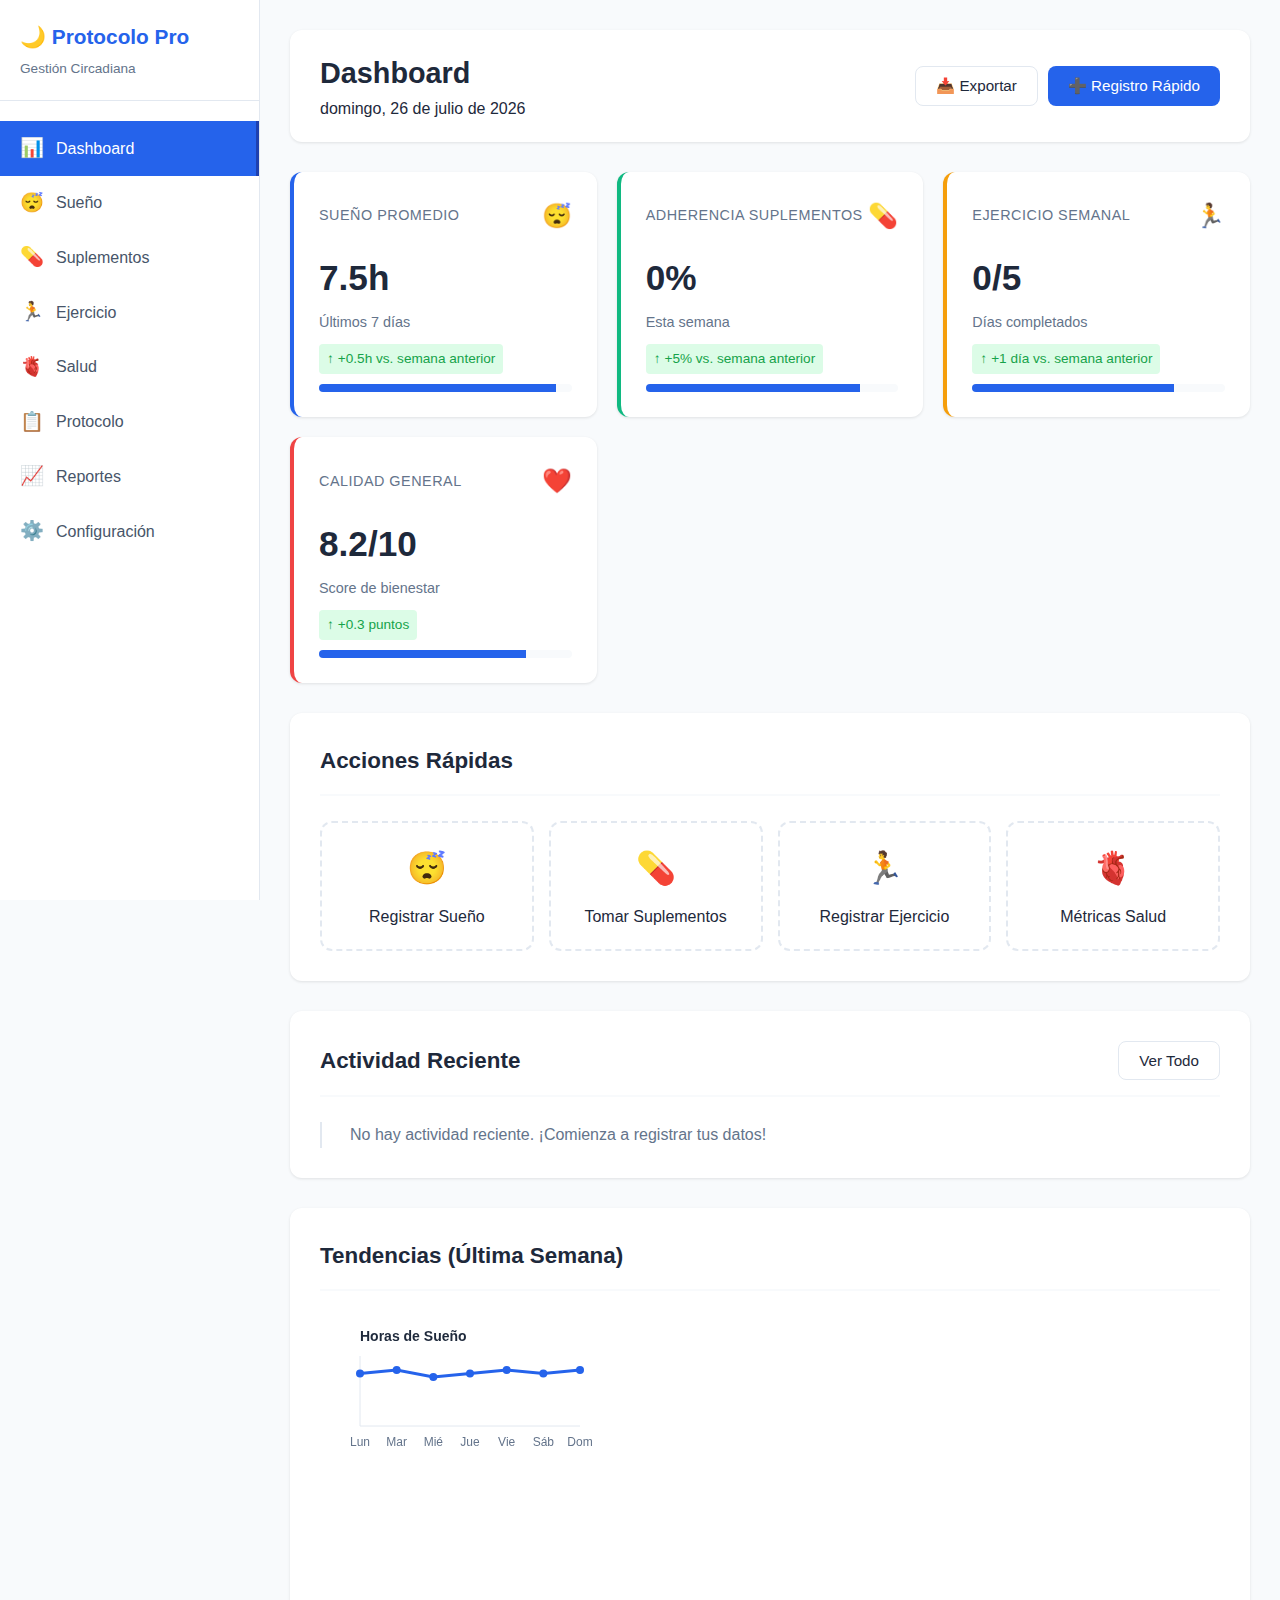
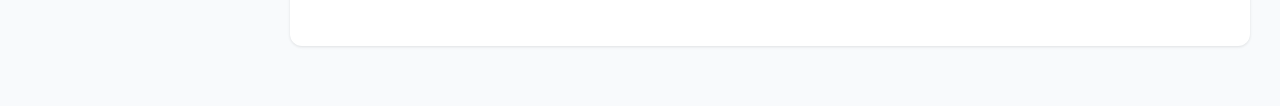
<file: app-profesional.html>
<!DOCTYPE html>
<html lang="es">
<head>
    <meta charset="UTF-8">
    <meta name="viewport" content="width=device-width, initial-scale=1.0">
    <title>Protocolo Circadiano Pro - Dashboard</title>
    <style>
        :root {
            --primary: #2563eb;
            --primary-dark: #1e40af;
            --secondary: #7c3aed;
            --success: #10b981;
            --warning: #f59e0b;
            --danger: #ef4444;
            --dark: #1e293b;
            --light: #f8fafc;
            --border: #e2e8f0;
        }

        * {
            margin: 0;
            padding: 0;
            box-sizing: border-box;
        }

        body {
            font-family: -apple-system, BlinkMacSystemFont, 'Segoe UI', Roboto, 'Helvetica Neue', Arial, sans-serif;
            background: var(--light);
            color: var(--dark);
            line-height: 1.6;
        }

        /* Sidebar */
        .sidebar {
            position: fixed;
            left: 0;
            top: 0;
            bottom: 0;
            width: 260px;
            background: white;
            border-right: 1px solid var(--border);
            padding: 20px 0;
            overflow-y: auto;
        }

        .logo {
            padding: 0 20px 20px;
            border-bottom: 1px solid var(--border);
        }

        .logo h2 {
            color: var(--primary);
            font-size: 1.3em;
        }

        .logo p {
            font-size: 0.85em;
            color: #64748b;
            margin-top: 5px;
        }

        .nav-menu {
            padding: 20px 0;
        }

        .nav-item {
            padding: 12px 20px;
            cursor: pointer;
            transition: all 0.2s;
            display: flex;
            align-items: center;
            gap: 12px;
            color: #475569;
        }

        .nav-item:hover {
            background: var(--light);
            color: var(--primary);
        }

        .nav-item.active {
            background: var(--primary);
            color: white;
            border-right: 3px solid var(--primary-dark);
        }

        .nav-icon {
            font-size: 1.2em;
        }

        /* Main Content */
        .main-content {
            margin-left: 260px;
            padding: 30px;
            min-height: 100vh;
        }

        .header {
            background: white;
            padding: 20px 30px;
            border-radius: 12px;
            box-shadow: 0 1px 3px rgba(0,0,0,0.1);
            margin-bottom: 30px;
            display: flex;
            justify-content: space-between;
            align-items: center;
        }

        .header h1 {
            font-size: 1.8em;
            color: var(--dark);
        }

        .header-actions {
            display: flex;
            gap: 10px;
        }

        .btn {
            padding: 10px 20px;
            border: none;
            border-radius: 8px;
            cursor: pointer;
            font-size: 0.95em;
            font-weight: 500;
            transition: all 0.2s;
            display: inline-flex;
            align-items: center;
            gap: 8px;
        }

        .btn-primary {
            background: var(--primary);
            color: white;
        }

        .btn-primary:hover {
            background: var(--primary-dark);
        }

        .btn-secondary {
            background: white;
            color: var(--dark);
            border: 1px solid var(--border);
        }

        .btn-secondary:hover {
            background: var(--light);
        }

        /* Stats Cards */
        .stats-grid {
            display: grid;
            grid-template-columns: repeat(auto-fit, minmax(250px, 1fr));
            gap: 20px;
            margin-bottom: 30px;
        }

        .stat-card {
            background: white;
            padding: 25px;
            border-radius: 12px;
            box-shadow: 0 1px 3px rgba(0,0,0,0.1);
            border-left: 4px solid;
        }

        .stat-card.sleep {
            border-left-color: var(--primary);
        }

        .stat-card.supplements {
            border-left-color: var(--success);
        }

        .stat-card.exercise {
            border-left-color: var(--warning);
        }

        .stat-card.health {
            border-left-color: var(--danger);
        }

        .stat-header {
            display: flex;
            justify-content: space-between;
            align-items: center;
            margin-bottom: 15px;
        }

        .stat-title {
            font-size: 0.9em;
            color: #64748b;
            text-transform: uppercase;
            letter-spacing: 0.5px;
        }

        .stat-icon {
            font-size: 1.5em;
        }

        .stat-value {
            font-size: 2.2em;
            font-weight: bold;
            color: var(--dark);
            margin-bottom: 5px;
        }

        .stat-label {
            font-size: 0.9em;
            color: #64748b;
        }

        .stat-trend {
            display: inline-flex;
            align-items: center;
            gap: 4px;
            font-size: 0.85em;
            margin-top: 10px;
            padding: 4px 8px;
            border-radius: 4px;
        }

        .stat-trend.up {
            background: #dcfce7;
            color: #16a34a;
        }

        .stat-trend.down {
            background: #fee2e2;
            color: #dc2626;
        }

        /* Content Section */
        .content-section {
            background: white;
            padding: 30px;
            border-radius: 12px;
            box-shadow: 0 1px 3px rgba(0,0,0,0.1);
            margin-bottom: 30px;
        }

        .section-header {
            display: flex;
            justify-content: space-between;
            align-items: center;
            margin-bottom: 25px;
            padding-bottom: 15px;
            border-bottom: 2px solid var(--light);
        }

        .section-title {
            font-size: 1.4em;
            color: var(--dark);
        }

        /* Forms */
        .form-grid {
            display: grid;
            grid-template-columns: repeat(auto-fit, minmax(300px, 1fr));
            gap: 20px;
        }

        .form-group {
            margin-bottom: 20px;
        }

        .form-label {
            display: block;
            margin-bottom: 8px;
            font-weight: 500;
            color: var(--dark);
        }

        .form-input, .form-select, .form-textarea {
            width: 100%;
            padding: 12px;
            border: 1px solid var(--border);
            border-radius: 8px;
            font-size: 0.95em;
            transition: all 0.2s;
        }

        .form-input:focus, .form-select:focus, .form-textarea:focus {
            outline: none;
            border-color: var(--primary);
            box-shadow: 0 0 0 3px rgba(37, 99, 235, 0.1);
        }

        .form-textarea {
            resize: vertical;
            min-height: 100px;
        }

        /* Chart Container */
        .chart-container {
            position: relative;
            height: 300px;
            margin-top: 20px;
        }

        /* Table */
        .data-table {
            width: 100%;
            border-collapse: collapse;
        }

        .data-table th {
            background: var(--light);
            padding: 12px;
            text-align: left;
            font-weight: 600;
            color: var(--dark);
            border-bottom: 2px solid var(--border);
        }

        .data-table td {
            padding: 12px;
            border-bottom: 1px solid var(--border);
        }

        .data-table tr:hover {
            background: var(--light);
        }

        /* Badge */
        .badge {
            display: inline-block;
            padding: 4px 12px;
            border-radius: 12px;
            font-size: 0.85em;
            font-weight: 500;
        }

        .badge-success {
            background: #dcfce7;
            color: #16a34a;
        }

        .badge-warning {
            background: #fef3c7;
            color: #d97706;
        }

        .badge-danger {
            background: #fee2e2;
            color: #dc2626;
        }

        /* Progress Bar */
        .progress-bar {
            height: 8px;
            background: var(--light);
            border-radius: 4px;
            overflow: hidden;
            margin-top: 10px;
        }

        .progress-fill {
            height: 100%;
            background: var(--primary);
            transition: width 0.3s;
        }

        /* Quick Actions */
        .quick-actions {
            display: grid;
            grid-template-columns: repeat(auto-fit, minmax(200px, 1fr));
            gap: 15px;
            margin-top: 20px;
        }

        .action-btn {
            padding: 20px;
            background: white;
            border: 2px dashed var(--border);
            border-radius: 12px;
            cursor: pointer;
            transition: all 0.2s;
            text-align: center;
        }

        .action-btn:hover {
            border-color: var(--primary);
            background: rgba(37, 99, 235, 0.05);
        }

        .action-btn-icon {
            font-size: 2em;
            margin-bottom: 10px;
        }

        /* Modal */
        .modal {
            display: none;
            position: fixed;
            top: 0;
            left: 0;
            right: 0;
            bottom: 0;
            background: rgba(0,0,0,0.5);
            z-index: 1000;
            align-items: center;
            justify-content: center;
        }

        .modal.active {
            display: flex;
        }

        .modal-content {
            background: white;
            border-radius: 12px;
            padding: 30px;
            max-width: 600px;
            width: 90%;
            max-height: 90vh;
            overflow-y: auto;
        }

        .modal-header {
            display: flex;
            justify-content: space-between;
            align-items: center;
            margin-bottom: 20px;
        }

        .modal-title {
            font-size: 1.5em;
            color: var(--dark);
        }

        .close-btn {
            background: none;
            border: none;
            font-size: 1.5em;
            cursor: pointer;
            color: #64748b;
        }

        .close-btn:hover {
            color: var(--dark);
        }

        /* Notifications */
        .notification {
            position: fixed;
            top: 20px;
            right: 20px;
            background: white;
            padding: 20px;
            border-radius: 12px;
            box-shadow: 0 4px 12px rgba(0,0,0,0.15);
            max-width: 400px;
            z-index: 2000;
            display: none;
            border-left: 4px solid;
        }

        .notification.show {
            display: block;
            animation: slideIn 0.3s ease-out;
        }

        .notification.success {
            border-left-color: var(--success);
        }

        .notification.error {
            border-left-color: var(--danger);
        }

        @keyframes slideIn {
            from {
                transform: translateX(400px);
                opacity: 0;
            }
            to {
                transform: translateX(0);
                opacity: 1;
            }
        }

        /* Timeline */
        .timeline {
            position: relative;
            padding-left: 30px;
        }

        .timeline::before {
            content: '';
            position: absolute;
            left: 0;
            top: 0;
            bottom: 0;
            width: 2px;
            background: var(--border);
        }

        .timeline-item {
            position: relative;
            margin-bottom: 25px;
            padding-left: 25px;
        }

        .timeline-item::before {
            content: '';
            position: absolute;
            left: -36px;
            top: 5px;
            width: 12px;
            height: 12px;
            border-radius: 50%;
            background: var(--primary);
            border: 3px solid white;
            box-shadow: 0 0 0 2px var(--border);
        }

        .timeline-time {
            font-weight: 600;
            color: var(--primary);
            margin-bottom: 5px;
        }

        .timeline-content {
            background: var(--light);
            padding: 15px;
            border-radius: 8px;
        }

        /* Responsive */
        @media (max-width: 768px) {
            .sidebar {
                transform: translateX(-100%);
                transition: transform 0.3s;
                z-index: 100;
            }

            .sidebar.active {
                transform: translateX(0);
            }

            .main-content {
                margin-left: 0;
                padding: 20px;
            }

            .stats-grid {
                grid-template-columns: 1fr;
            }
        }

        /* Loading Spinner */
        .spinner {
            border: 3px solid var(--light);
            border-top: 3px solid var(--primary);
            border-radius: 50%;
            width: 40px;
            height: 40px;
            animation: spin 1s linear infinite;
            margin: 20px auto;
        }

        @keyframes spin {
            0% { transform: rotate(0deg); }
            100% { transform: rotate(360deg); }
        }

        .hidden {
            display: none !important;
        }
    </style>
</head>
<body>
    <!-- Sidebar -->
    <div class="sidebar">
        <div class="logo">
            <h2>🌙 Protocolo Pro</h2>
            <p>Gestión Circadiana</p>
        </div>
        <nav class="nav-menu">
            <div class="nav-item active" data-view="dashboard">
                <span class="nav-icon">📊</span>
                <span>Dashboard</span>
            </div>
            <div class="nav-item" data-view="sleep">
                <span class="nav-icon">😴</span>
                <span>Sueño</span>
            </div>
            <div class="nav-item" data-view="supplements">
                <span class="nav-icon">💊</span>
                <span>Suplementos</span>
            </div>
            <div class="nav-item" data-view="exercise">
                <span class="nav-icon">🏃</span>
                <span>Ejercicio</span>
            </div>
            <div class="nav-item" data-view="health">
                <span class="nav-icon">🫀</span>
                <span>Salud</span>
            </div>
            <div class="nav-item" data-view="protocol">
                <span class="nav-icon">📋</span>
                <span>Protocolo</span>
            </div>
            <div class="nav-item" data-view="reports">
                <span class="nav-icon">📈</span>
                <span>Reportes</span>
            </div>
            <div class="nav-item" data-view="settings">
                <span class="nav-icon">⚙️</span>
                <span>Configuración</span>
            </div>
        </nav>
    </div>

    <!-- Main Content -->
    <div class="main-content">
        <!-- Header -->
        <div class="header">
            <div>
                <h1 id="view-title">Dashboard</h1>
                <p id="current-date"></p>
            </div>
            <div class="header-actions">
                <button class="btn btn-secondary" onclick="app.exportData()">📥 Exportar</button>
                <button class="btn btn-primary" onclick="app.showQuickLog()">➕ Registro Rápido</button>
            </div>
        </div>

        <!-- Dashboard View -->
        <div id="dashboard-view" class="view">
            <!-- Stats Cards -->
            <div class="stats-grid">
                <div class="stat-card sleep">
                    <div class="stat-header">
                        <span class="stat-title">Sueño Promedio</span>
                        <span class="stat-icon">😴</span>
                    </div>
                    <div class="stat-value" id="avg-sleep">7.5h</div>
                    <div class="stat-label">Últimos 7 días</div>
                    <div class="stat-trend up">
                        <span>↑</span> <span>+0.5h vs. semana anterior</span>
                    </div>
                    <div class="progress-bar">
                        <div class="progress-fill" style="width: 94%"></div>
                    </div>
                </div>

                <div class="stat-card supplements">
                    <div class="stat-header">
                        <span class="stat-title">Adherencia Suplementos</span>
                        <span class="stat-icon">💊</span>
                    </div>
                    <div class="stat-value" id="supplement-adherence">85%</div>
                    <div class="stat-label">Esta semana</div>
                    <div class="stat-trend up">
                        <span>↑</span> <span>+5% vs. semana anterior</span>
                    </div>
                    <div class="progress-bar">
                        <div class="progress-fill" style="width: 85%"></div>
                    </div>
                </div>

                <div class="stat-card exercise">
                    <div class="stat-header">
                        <span class="stat-title">Ejercicio Semanal</span>
                        <span class="stat-icon">🏃</span>
                    </div>
                    <div class="stat-value" id="exercise-count">4/5</div>
                    <div class="stat-label">Días completados</div>
                    <div class="stat-trend up">
                        <span>↑</span> <span>+1 día vs. semana anterior</span>
                    </div>
                    <div class="progress-bar">
                        <div class="progress-fill" style="width: 80%"></div>
                    </div>
                </div>

                <div class="stat-card health">
                    <div class="stat-header">
                        <span class="stat-title">Calidad General</span>
                        <span class="stat-icon">❤️</span>
                    </div>
                    <div class="stat-value" id="health-score">8.2/10</div>
                    <div class="stat-label">Score de bienestar</div>
                    <div class="stat-trend up">
                        <span>↑</span> <span>+0.3 puntos</span>
                    </div>
                    <div class="progress-bar">
                        <div class="progress-fill" style="width: 82%"></div>
                    </div>
                </div>
            </div>

            <!-- Quick Actions -->
            <div class="content-section">
                <div class="section-header">
                    <h3 class="section-title">Acciones Rápidas</h3>
                </div>
                <div class="quick-actions">
                    <div class="action-btn" onclick="app.logSleep()">
                        <div class="action-btn-icon">😴</div>
                        <div>Registrar Sueño</div>
                    </div>
                    <div class="action-btn" onclick="app.logSupplements()">
                        <div class="action-btn-icon">💊</div>
                        <div>Tomar Suplementos</div>
                    </div>
                    <div class="action-btn" onclick="app.logExercise()">
                        <div class="action-btn-icon">🏃</div>
                        <div>Registrar Ejercicio</div>
                    </div>
                    <div class="action-btn" onclick="app.logHealth()">
                        <div class="action-btn-icon">🫀</div>
                        <div>Métricas Salud</div>
                    </div>
                </div>
            </div>

            <!-- Recent Activity -->
            <div class="content-section">
                <div class="section-header">
                    <h3 class="section-title">Actividad Reciente</h3>
                    <button class="btn btn-secondary" onclick="app.viewAll('activity')">Ver Todo</button>
                </div>
                <div class="timeline" id="recent-activity">
                    <!-- Populated by JS -->
                </div>
            </div>

            <!-- Charts -->
            <div class="content-section">
                <div class="section-header">
                    <h3 class="section-title">Tendencias (Última Semana)</h3>
                </div>
                <div class="chart-container">
                    <canvas id="trends-chart"></canvas>
                </div>
            </div>
        </div>

        <!-- Other views will be populated by JavaScript -->
        <div id="sleep-view" class="view hidden"></div>
        <div id="supplements-view" class="view hidden"></div>
        <div id="exercise-view" class="view hidden"></div>
        <div id="health-view" class="view hidden"></div>
        <div id="protocol-view" class="view hidden"></div>
        <div id="reports-view" class="view hidden"></div>
        <div id="settings-view" class="view hidden"></div>
    </div>

    <!-- Modal -->
    <div id="modal" class="modal">
        <div class="modal-content">
            <div class="modal-header">
                <h3 class="modal-title" id="modal-title">Modal</h3>
                <button class="close-btn" onclick="app.closeModal()">&times;</button>
            </div>
            <div id="modal-body">
                <!-- Dynamic content -->
            </div>
        </div>
    </div>

    <!-- Notification -->
    <div id="notification" class="notification">
        <div id="notification-content"></div>
    </div>

    <script src="app-database.js"></script>
    <script src="app-logic.js"></script>
</body>
</html>
</file>
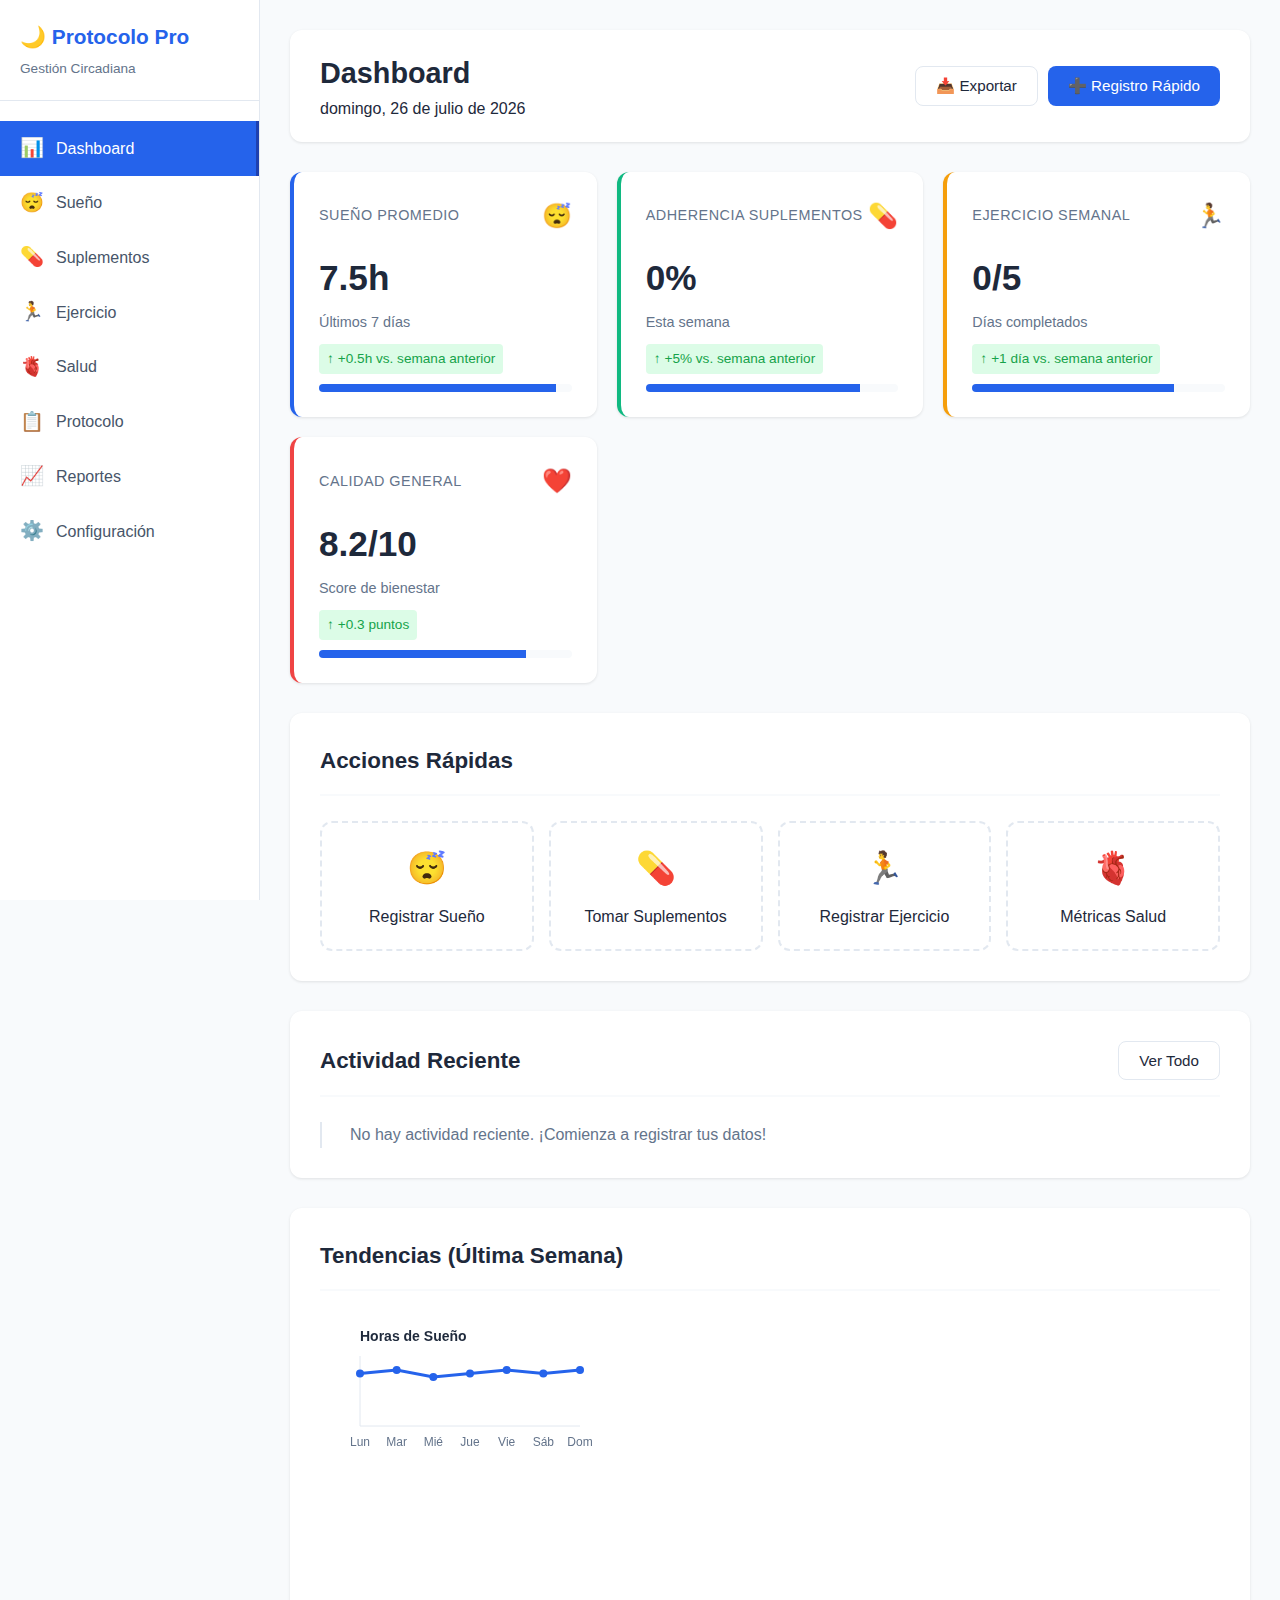
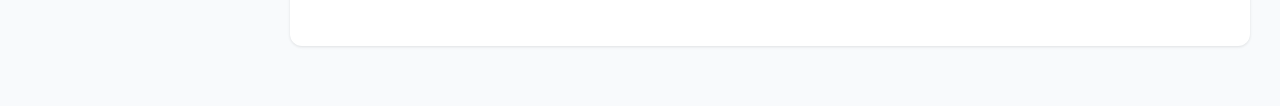
<file: app-standalone.html>
<!DOCTYPE html>
<html lang="es">
<head>
    <meta charset="UTF-8">
    <meta name="viewport" content="width=device-width, initial-scale=1.0">
    <title>Protocolo Circadiano Pro - Dashboard</title>
    <style>
        :root {
            --primary: #2563eb;
            --primary-dark: #1e40af;
            --secondary: #7c3aed;
            --success: #10b981;
            --warning: #f59e0b;
            --danger: #ef4444;
            --dark: #1e293b;
            --light: #f8fafc;
            --border: #e2e8f0;
        }

        * {
            margin: 0;
            padding: 0;
            box-sizing: border-box;
        }

        body {
            font-family: -apple-system, BlinkMacSystemFont, 'Segoe UI', Roboto, 'Helvetica Neue', Arial, sans-serif;
            background: var(--light);
            color: var(--dark);
            line-height: 1.6;
        }

        /* Sidebar */
        .sidebar {
            position: fixed;
            left: 0;
            top: 0;
            bottom: 0;
            width: 260px;
            background: white;
            border-right: 1px solid var(--border);
            padding: 20px 0;
            overflow-y: auto;
        }

        .logo {
            padding: 0 20px 20px;
            border-bottom: 1px solid var(--border);
        }

        .logo h2 {
            color: var(--primary);
            font-size: 1.3em;
        }

        .logo p {
            font-size: 0.85em;
            color: #64748b;
            margin-top: 5px;
        }

        .nav-menu {
            padding: 20px 0;
        }

        .nav-item {
            padding: 12px 20px;
            cursor: pointer;
            transition: all 0.2s;
            display: flex;
            align-items: center;
            gap: 12px;
            color: #475569;
        }

        .nav-item:hover {
            background: var(--light);
            color: var(--primary);
        }

        .nav-item.active {
            background: var(--primary);
            color: white;
            border-right: 3px solid var(--primary-dark);
        }

        .nav-icon {
            font-size: 1.2em;
        }

        /* Main Content */
        .main-content {
            margin-left: 260px;
            padding: 30px;
            min-height: 100vh;
        }

        .header {
            background: white;
            padding: 20px 30px;
            border-radius: 12px;
            box-shadow: 0 1px 3px rgba(0,0,0,0.1);
            margin-bottom: 30px;
            display: flex;
            justify-content: space-between;
            align-items: center;
        }

        .header h1 {
            font-size: 1.8em;
            color: var(--dark);
        }

        .header-actions {
            display: flex;
            gap: 10px;
        }

        .btn {
            padding: 10px 20px;
            border: none;
            border-radius: 8px;
            cursor: pointer;
            font-size: 0.95em;
            font-weight: 500;
            transition: all 0.2s;
            display: inline-flex;
            align-items: center;
            gap: 8px;
        }

        .btn-primary {
            background: var(--primary);
            color: white;
        }

        .btn-primary:hover {
            background: var(--primary-dark);
        }

        .btn-secondary {
            background: white;
            color: var(--dark);
            border: 1px solid var(--border);
        }

        .btn-secondary:hover {
            background: var(--light);
        }

        /* Stats Cards */
        .stats-grid {
            display: grid;
            grid-template-columns: repeat(auto-fit, minmax(250px, 1fr));
            gap: 20px;
            margin-bottom: 30px;
        }

        .stat-card {
            background: white;
            padding: 25px;
            border-radius: 12px;
            box-shadow: 0 1px 3px rgba(0,0,0,0.1);
            border-left: 4px solid;
        }

        .stat-card.sleep {
            border-left-color: var(--primary);
        }

        .stat-card.supplements {
            border-left-color: var(--success);
        }

        .stat-card.exercise {
            border-left-color: var(--warning);
        }

        .stat-card.health {
            border-left-color: var(--danger);
        }

        .stat-header {
            display: flex;
            justify-content: space-between;
            align-items: center;
            margin-bottom: 15px;
        }

        .stat-title {
            font-size: 0.9em;
            color: #64748b;
            text-transform: uppercase;
            letter-spacing: 0.5px;
        }

        .stat-icon {
            font-size: 1.5em;
        }

        .stat-value {
            font-size: 2.2em;
            font-weight: bold;
            color: var(--dark);
            margin-bottom: 5px;
        }

        .stat-label {
            font-size: 0.9em;
            color: #64748b;
        }

        .stat-trend {
            display: inline-flex;
            align-items: center;
            gap: 4px;
            font-size: 0.85em;
            margin-top: 10px;
            padding: 4px 8px;
            border-radius: 4px;
        }

        .stat-trend.up {
            background: #dcfce7;
            color: #16a34a;
        }

        .stat-trend.down {
            background: #fee2e2;
            color: #dc2626;
        }

        /* Content Section */
        .content-section {
            background: white;
            padding: 30px;
            border-radius: 12px;
            box-shadow: 0 1px 3px rgba(0,0,0,0.1);
            margin-bottom: 30px;
        }

        .section-header {
            display: flex;
            justify-content: space-between;
            align-items: center;
            margin-bottom: 25px;
            padding-bottom: 15px;
            border-bottom: 2px solid var(--light);
        }

        .section-title {
            font-size: 1.4em;
            color: var(--dark);
        }

        /* Forms */
        .form-grid {
            display: grid;
            grid-template-columns: repeat(auto-fit, minmax(300px, 1fr));
            gap: 20px;
        }

        .form-group {
            margin-bottom: 20px;
        }

        .form-label {
            display: block;
            margin-bottom: 8px;
            font-weight: 500;
            color: var(--dark);
        }

        .form-input, .form-select, .form-textarea {
            width: 100%;
            padding: 12px;
            border: 1px solid var(--border);
            border-radius: 8px;
            font-size: 0.95em;
            transition: all 0.2s;
        }

        .form-input:focus, .form-select:focus, .form-textarea:focus {
            outline: none;
            border-color: var(--primary);
            box-shadow: 0 0 0 3px rgba(37, 99, 235, 0.1);
        }

        .form-textarea {
            resize: vertical;
            min-height: 100px;
        }

        /* Chart Container */
        .chart-container {
            position: relative;
            height: 300px;
            margin-top: 20px;
        }

        /* Table */
        .data-table {
            width: 100%;
            border-collapse: collapse;
        }

        .data-table th {
            background: var(--light);
            padding: 12px;
            text-align: left;
            font-weight: 600;
            color: var(--dark);
            border-bottom: 2px solid var(--border);
        }

        .data-table td {
            padding: 12px;
            border-bottom: 1px solid var(--border);
        }

        .data-table tr:hover {
            background: var(--light);
        }

        /* Badge */
        .badge {
            display: inline-block;
            padding: 4px 12px;
            border-radius: 12px;
            font-size: 0.85em;
            font-weight: 500;
        }

        .badge-success {
            background: #dcfce7;
            color: #16a34a;
        }

        .badge-warning {
            background: #fef3c7;
            color: #d97706;
        }

        .badge-danger {
            background: #fee2e2;
            color: #dc2626;
        }

        /* Progress Bar */
        .progress-bar {
            height: 8px;
            background: var(--light);
            border-radius: 4px;
            overflow: hidden;
            margin-top: 10px;
        }

        .progress-fill {
            height: 100%;
            background: var(--primary);
            transition: width 0.3s;
        }

        /* Quick Actions */
        .quick-actions {
            display: grid;
            grid-template-columns: repeat(auto-fit, minmax(200px, 1fr));
            gap: 15px;
            margin-top: 20px;
        }

        .action-btn {
            padding: 20px;
            background: white;
            border: 2px dashed var(--border);
            border-radius: 12px;
            cursor: pointer;
            transition: all 0.2s;
            text-align: center;
        }

        .action-btn:hover {
            border-color: var(--primary);
            background: rgba(37, 99, 235, 0.05);
        }

        .action-btn-icon {
            font-size: 2em;
            margin-bottom: 10px;
        }

        /* Modal */
        .modal {
            display: none;
            position: fixed;
            top: 0;
            left: 0;
            right: 0;
            bottom: 0;
            background: rgba(0,0,0,0.5);
            z-index: 1000;
            align-items: center;
            justify-content: center;
        }

        .modal.active {
            display: flex;
        }

        .modal-content {
            background: white;
            border-radius: 12px;
            padding: 30px;
            max-width: 600px;
            width: 90%;
            max-height: 90vh;
            overflow-y: auto;
        }

        .modal-header {
            display: flex;
            justify-content: space-between;
            align-items: center;
            margin-bottom: 20px;
        }

        .modal-title {
            font-size: 1.5em;
            color: var(--dark);
        }

        .close-btn {
            background: none;
            border: none;
            font-size: 1.5em;
            cursor: pointer;
            color: #64748b;
        }

        .close-btn:hover {
            color: var(--dark);
        }

        /* Notifications */
        .notification {
            position: fixed;
            top: 20px;
            right: 20px;
            background: white;
            padding: 20px;
            border-radius: 12px;
            box-shadow: 0 4px 12px rgba(0,0,0,0.15);
            max-width: 400px;
            z-index: 2000;
            display: none;
            border-left: 4px solid;
        }

        .notification.show {
            display: block;
            animation: slideIn 0.3s ease-out;
        }

        .notification.success {
            border-left-color: var(--success);
        }

        .notification.error {
            border-left-color: var(--danger);
        }

        @keyframes slideIn {
            from {
                transform: translateX(400px);
                opacity: 0;
            }
            to {
                transform: translateX(0);
                opacity: 1;
            }
        }

        /* Timeline */
        .timeline {
            position: relative;
            padding-left: 30px;
        }

        .timeline::before {
            content: '';
            position: absolute;
            left: 0;
            top: 0;
            bottom: 0;
            width: 2px;
            background: var(--border);
        }

        .timeline-item {
            position: relative;
            margin-bottom: 25px;
            padding-left: 25px;
        }

        .timeline-item::before {
            content: '';
            position: absolute;
            left: -36px;
            top: 5px;
            width: 12px;
            height: 12px;
            border-radius: 50%;
            background: var(--primary);
            border: 3px solid white;
            box-shadow: 0 0 0 2px var(--border);
        }

        .timeline-time {
            font-weight: 600;
            color: var(--primary);
            margin-bottom: 5px;
        }

        .timeline-content {
            background: var(--light);
            padding: 15px;
            border-radius: 8px;
        }

        /* Responsive */
        @media (max-width: 768px) {
            .sidebar {
                transform: translateX(-100%);
                transition: transform 0.3s;
                z-index: 100;
            }

            .sidebar.active {
                transform: translateX(0);
            }

            .main-content {
                margin-left: 0;
                padding: 20px;
            }

            .stats-grid {
                grid-template-columns: 1fr;
            }
        }

        /* Loading Spinner */
        .spinner {
            border: 3px solid var(--light);
            border-top: 3px solid var(--primary);
            border-radius: 50%;
            width: 40px;
            height: 40px;
            animation: spin 1s linear infinite;
            margin: 20px auto;
        }

        @keyframes spin {
            0% { transform: rotate(0deg); }
            100% { transform: rotate(360deg); }
        }

        .hidden {
            display: none !important;
        }
    </style>
</head>
<body>
    <!-- Sidebar -->
    <div class="sidebar">
        <div class="logo">
            <h2>🌙 Protocolo Pro</h2>
            <p>Gestión Circadiana</p>
        </div>
        <nav class="nav-menu">
            <div class="nav-item active" data-view="dashboard">
                <span class="nav-icon">📊</span>
                <span>Dashboard</span>
            </div>
            <div class="nav-item" data-view="sleep">
                <span class="nav-icon">😴</span>
                <span>Sueño</span>
            </div>
            <div class="nav-item" data-view="supplements">
                <span class="nav-icon">💊</span>
                <span>Suplementos</span>
            </div>
            <div class="nav-item" data-view="exercise">
                <span class="nav-icon">🏃</span>
                <span>Ejercicio</span>
            </div>
            <div class="nav-item" data-view="health">
                <span class="nav-icon">🫀</span>
                <span>Salud</span>
            </div>
            <div class="nav-item" data-view="protocol">
                <span class="nav-icon">📋</span>
                <span>Protocolo</span>
            </div>
            <div class="nav-item" data-view="reports">
                <span class="nav-icon">📈</span>
                <span>Reportes</span>
            </div>
            <div class="nav-item" data-view="settings">
                <span class="nav-icon">⚙️</span>
                <span>Configuración</span>
            </div>
        </nav>
    </div>

    <!-- Main Content -->
    <div class="main-content">
        <!-- Header -->
        <div class="header">
            <div>
                <h1 id="view-title">Dashboard</h1>
                <p id="current-date"></p>
            </div>
            <div class="header-actions">
                <button class="btn btn-secondary" onclick="app.exportData()">📥 Exportar</button>
                <button class="btn btn-primary" onclick="app.showQuickLog()">➕ Registro Rápido</button>
            </div>
        </div>

        <!-- Dashboard View -->
        <div id="dashboard-view" class="view">
            <!-- Stats Cards -->
            <div class="stats-grid">
                <div class="stat-card sleep">
                    <div class="stat-header">
                        <span class="stat-title">Sueño Promedio</span>
                        <span class="stat-icon">😴</span>
                    </div>
                    <div class="stat-value" id="avg-sleep">7.5h</div>
                    <div class="stat-label">Últimos 7 días</div>
                    <div class="stat-trend up">
                        <span>↑</span> <span>+0.5h vs. semana anterior</span>
                    </div>
                    <div class="progress-bar">
                        <div class="progress-fill" style="width: 94%"></div>
                    </div>
                </div>

                <div class="stat-card supplements">
                    <div class="stat-header">
                        <span class="stat-title">Adherencia Suplementos</span>
                        <span class="stat-icon">💊</span>
                    </div>
                    <div class="stat-value" id="supplement-adherence">85%</div>
                    <div class="stat-label">Esta semana</div>
                    <div class="stat-trend up">
                        <span>↑</span> <span>+5% vs. semana anterior</span>
                    </div>
                    <div class="progress-bar">
                        <div class="progress-fill" style="width: 85%"></div>
                    </div>
                </div>

                <div class="stat-card exercise">
                    <div class="stat-header">
                        <span class="stat-title">Ejercicio Semanal</span>
                        <span class="stat-icon">🏃</span>
                    </div>
                    <div class="stat-value" id="exercise-count">4/5</div>
                    <div class="stat-label">Días completados</div>
                    <div class="stat-trend up">
                        <span>↑</span> <span>+1 día vs. semana anterior</span>
                    </div>
                    <div class="progress-bar">
                        <div class="progress-fill" style="width: 80%"></div>
                    </div>
                </div>

                <div class="stat-card health">
                    <div class="stat-header">
                        <span class="stat-title">Calidad General</span>
                        <span class="stat-icon">❤️</span>
                    </div>
                    <div class="stat-value" id="health-score">8.2/10</div>
                    <div class="stat-label">Score de bienestar</div>
                    <div class="stat-trend up">
                        <span>↑</span> <span>+0.3 puntos</span>
                    </div>
                    <div class="progress-bar">
                        <div class="progress-fill" style="width: 82%"></div>
                    </div>
                </div>
            </div>

            <!-- Quick Actions -->
            <div class="content-section">
                <div class="section-header">
                    <h3 class="section-title">Acciones Rápidas</h3>
                </div>
                <div class="quick-actions">
                    <div class="action-btn" onclick="app.logSleep()">
                        <div class="action-btn-icon">😴</div>
                        <div>Registrar Sueño</div>
                    </div>
                    <div class="action-btn" onclick="app.logSupplements()">
                        <div class="action-btn-icon">💊</div>
                        <div>Tomar Suplementos</div>
                    </div>
                    <div class="action-btn" onclick="app.logExercise()">
                        <div class="action-btn-icon">🏃</div>
                        <div>Registrar Ejercicio</div>
                    </div>
                    <div class="action-btn" onclick="app.logHealth()">
                        <div class="action-btn-icon">🫀</div>
                        <div>Métricas Salud</div>
                    </div>
                </div>
            </div>

            <!-- Recent Activity -->
            <div class="content-section">
                <div class="section-header">
                    <h3 class="section-title">Actividad Reciente</h3>
                    <button class="btn btn-secondary" onclick="app.viewAll('activity')">Ver Todo</button>
                </div>
                <div class="timeline" id="recent-activity">
                    <!-- Populated by JS -->
                </div>
            </div>

            <!-- Charts -->
            <div class="content-section">
                <div class="section-header">
                    <h3 class="section-title">Tendencias (Última Semana)</h3>
                </div>
                <div class="chart-container">
                    <canvas id="trends-chart"></canvas>
                </div>
            </div>
        </div>

        <!-- Other views will be populated by JavaScript -->
        <div id="sleep-view" class="view hidden"></div>
        <div id="supplements-view" class="view hidden"></div>
        <div id="exercise-view" class="view hidden"></div>
        <div id="health-view" class="view hidden"></div>
        <div id="protocol-view" class="view hidden"></div>
        <div id="reports-view" class="view hidden"></div>
        <div id="settings-view" class="view hidden"></div>
    </div>

    <!-- Modal -->
    <div id="modal" class="modal">
        <div class="modal-content">
            <div class="modal-header">
                <h3 class="modal-title" id="modal-title">Modal</h3>
                <button class="close-btn" onclick="app.closeModal()">&times;</button>
            </div>
            <div id="modal-body">
                <!-- Dynamic content -->
            </div>
        </div>
    </div>

    <!-- Notification -->
    <div id="notification" class="notification">
        <div id="notification-content"></div>
    </div>

    <script src="app-database.js"></script>
    <script>
// Database Manager - IndexedDB para almacenamiento local
class CircadianDB {
    constructor() {
        this.dbName = 'CircadianProtocolDB';
        this.version = 1;
        this.db = null;
    }

    // Inicializar base de datos
    async init() {
        return new Promise((resolve, reject) => {
            const request = indexedDB.open(this.dbName, this.version);

            request.onerror = () => reject(request.error);
            request.onsuccess = () => {
                this.db = request.result;
                resolve(this.db);
            };

            request.onupgradeneeded = (event) => {
                const db = event.target.result;

                // Store para registros de sueño
                if (!db.objectStoreNames.contains('sleep')) {
                    const sleepStore = db.createObjectStore('sleep', {
                        keyPath: 'id',
                        autoIncrement: true
                    });
                    sleepStore.createIndex('date', 'date', { unique: false });
                }

                // Store para suplementos
                if (!db.objectStoreNames.contains('supplements')) {
                    const suppStore = db.createObjectStore('supplements', {
                        keyPath: 'id',
                        autoIncrement: true
                    });
                    suppStore.createIndex('date', 'date', { unique: false });
                }

                // Store para ejercicio
                if (!db.objectStoreNames.contains('exercise')) {
                    const exStore = db.createObjectStore('exercise', {
                        keyPath: 'id',
                        autoIncrement: true
                    });
                    exStore.createIndex('date', 'date', { unique: false });
                }

                // Store para métricas de salud
                if (!db.objectStoreNames.contains('health')) {
                    const healthStore = db.createObjectStore('health', {
                        keyPath: 'id',
                        autoIncrement: true
                    });
                    healthStore.createIndex('date', 'date', { unique: false });
                }

                // Store para notas/diario
                if (!db.objectStoreNames.contains('notes')) {
                    const notesStore = db.createObjectStore('notes', {
                        keyPath: 'id',
                        autoIncrement: true
                    });
                    notesStore.createIndex('date', 'date', { unique: false });
                }

                // Store para configuración
                if (!db.objectStoreNames.contains('settings')) {
                    db.createObjectStore('settings', { keyPath: 'key' });
                }
            };
        });
    }

    // Métodos genéricos
    async add(storeName, data) {
        return new Promise((resolve, reject) => {
            const transaction = this.db.transaction([storeName], 'readwrite');
            const store = transaction.objectStore(storeName);
            const request = store.add(data);

            request.onsuccess = () => resolve(request.result);
            request.onerror = () => reject(request.error);
        });
    }

    async getAll(storeName) {
        return new Promise((resolve, reject) => {
            const transaction = this.db.transaction([storeName], 'readonly');
            const store = transaction.objectStore(storeName);
            const request = store.getAll();

            request.onsuccess = () => resolve(request.result);
            request.onerror = () => reject(request.error);
        });
    }

    async getByDate(storeName, date) {
        return new Promise((resolve, reject) => {
            const transaction = this.db.transaction([storeName], 'readonly');
            const store = transaction.objectStore(storeName);
            const index = store.index('date');
            const request = index.getAll(date);

            request.onsuccess = () => resolve(request.result);
            request.onerror = () => reject(request.error);
        });
    }

    async getByDateRange(storeName, startDate, endDate) {
        return new Promise((resolve, reject) => {
            const transaction = this.db.transaction([storeName], 'readonly');
            const store = transaction.objectStore(storeName);
            const index = store.index('date');
            const range = IDBKeyRange.bound(startDate, endDate);
            const request = index.getAll(range);

            request.onsuccess = () => resolve(request.result);
            request.onerror = () => reject(request.error);
        });
    }

    async update(storeName, data) {
        return new Promise((resolve, reject) => {
            const transaction = this.db.transaction([storeName], 'readwrite');
            const store = transaction.objectStore(storeName);
            const request = store.put(data);

            request.onsuccess = () => resolve(request.result);
            request.onerror = () => reject(request.error);
        });
    }

    async delete(storeName, id) {
        return new Promise((resolve, reject) => {
            const transaction = this.db.transaction([storeName], 'readwrite');
            const store = transaction.objectStore(storeName);
            const request = store.delete(id);

            request.onsuccess = () => resolve();
            request.onerror = () => reject(request.error);
        });
    }

    // Métodos específicos para Sueño
    async addSleepLog(data) {
        const sleepData = {
            date: data.date || new Date().toISOString().split('T')[0],
            bedTime: data.bedTime,
            wakeTime: data.wakeTime,
            duration: data.duration, // en minutos
            quality: data.quality, // 1-10
            interruptions: data.interruptions || 0,
            notes: data.notes || '',
            timestamp: new Date().toISOString()
        };
        return await this.add('sleep', sleepData);
    }

    async getSleepStats(days = 7) {
        const endDate = new Date().toISOString().split('T')[0];
        const startDate = new Date(Date.now() - days * 24 * 60 * 60 * 1000)
            .toISOString().split('T')[0];

        const logs = await this.getByDateRange('sleep', startDate, endDate);

        if (logs.length === 0) return null;

        const avgDuration = logs.reduce((sum, log) => sum + log.duration, 0) / logs.length;
        const avgQuality = logs.reduce((sum, log) => sum + log.quality, 0) / logs.length;

        return {
            avgDuration: Math.round(avgDuration),
            avgQuality: avgQuality.toFixed(1),
            totalLogs: logs.length,
            logs: logs
        };
    }

    // Métodos específicos para Suplementos
    async addSupplementLog(data) {
        const suppData = {
            date: data.date || new Date().toISOString().split('T')[0],
            supplements: data.supplements, // array de nombres
            time: data.time,
            taken: data.taken !== false, // boolean
            notes: data.notes || '',
            timestamp: new Date().toISOString()
        };
        return await this.add('supplements', suppData);
    }

    async getSupplementAdherence(days = 7) {
        const endDate = new Date().toISOString().split('T')[0];
        const startDate = new Date(Date.now() - days * 24 * 60 * 60 * 1000)
            .toISOString().split('T')[0];

        const logs = await this.getByDateRange('supplements', startDate, endDate);

        if (logs.length === 0) return 0;

        const taken = logs.filter(log => log.taken).length;
        return Math.round((taken / logs.length) * 100);
    }

    // Métodos específicos para Ejercicio
    async addExerciseLog(data) {
        const exData = {
            date: data.date || new Date().toISOString().split('T')[0],
            type: data.type, // 'cardio', 'strength', 'flexibility'
            duration: data.duration, // en minutos
            intensity: data.intensity, // 'low', 'medium', 'high'
            notes: data.notes || '',
            timestamp: new Date().toISOString()
        };
        return await this.add('exercise', exData);
    }

    async getExerciseStats(days = 7) {
        const endDate = new Date().toISOString().split('T')[0];
        const startDate = new Date(Date.now() - days * 24 * 60 * 60 * 1000)
            .toISOString().split('T')[0];

        const logs = await this.getByDateRange('exercise', startDate, endDate);

        const uniqueDays = new Set(logs.map(log => log.date)).size;
        const totalDuration = logs.reduce((sum, log) => sum + log.duration, 0);

        return {
            daysExercised: uniqueDays,
            totalMinutes: totalDuration,
            totalSessions: logs.length,
            logs: logs
        };
    }

    // Métodos específicos para Salud
    async addHealthLog(data) {
        const healthData = {
            date: data.date || new Date().toISOString().split('T')[0],
            weight: data.weight || null,
            bloodPressure: data.bloodPressure || null, // { systolic, diastolic }
            heartRate: data.heartRate || null,
            mood: data.mood || null, // 1-10
            energy: data.energy || null, // 1-10
            stress: data.stress || null, // 1-10
            symptoms: data.symptoms || [], // array de strings
            notes: data.notes || '',
            timestamp: new Date().toISOString()
        };
        return await this.add('health', healthData);
    }

    async getHealthTrends(days = 7) {
        const endDate = new Date().toISOString().split('T')[0];
        const startDate = new Date(Date.now() - days * 24 * 60 * 60 * 1000)
            .toISOString().split('T')[0];

        const logs = await this.getByDateRange('health', startDate, endDate);

        if (logs.length === 0) return null;

        const avgMood = logs.filter(l => l.mood).reduce((sum, l) => sum + l.mood, 0) /
            logs.filter(l => l.mood).length || 0;
        const avgEnergy = logs.filter(l => l.energy).reduce((sum, l) => sum + l.energy, 0) /
            logs.filter(l => l.energy).length || 0;
        const avgStress = logs.filter(l => l.stress).reduce((sum, l) => sum + l.stress, 0) /
            logs.filter(l => l.stress).length || 0;

        return {
            avgMood: avgMood.toFixed(1),
            avgEnergy: avgEnergy.toFixed(1),
            avgStress: avgStress.toFixed(1),
            logs: logs
        };
    }

    // Método para obtener todas las métricas del día
    async getDailyMetrics(date) {
        date = date || new Date().toISOString().split('T')[0];

        const [sleep, supplements, exercise, health] = await Promise.all([
            this.getByDate('sleep', date),
            this.getByDate('supplements', date),
            this.getByDate('exercise', date),
            this.getByDate('health', date)
        ]);

        return {
            date,
            sleep: sleep[0] || null,
            supplements: supplements,
            exercise: exercise,
            health: health[0] || null
        };
    }

    // Exportar todos los datos
    async exportAllData() {
        const [sleep, supplements, exercise, health, notes] = await Promise.all([
            this.getAll('sleep'),
            this.getAll('supplements'),
            this.getAll('exercise'),
            this.getAll('health'),
            this.getAll('notes')
        ]);

        return {
            exportDate: new Date().toISOString(),
            version: this.version,
            data: {
                sleep,
                supplements,
                exercise,
                health,
                notes
            }
        };
    }

    // Importar datos
    async importData(jsonData) {
        try {
            const data = typeof jsonData === 'string' ? JSON.parse(jsonData) : jsonData;

            for (const [storeName, records] of Object.entries(data.data)) {
                for (const record of records) {
                    delete record.id; // Remove ID to allow auto-increment
                    await this.add(storeName, record);
                }
            }

            return true;
        } catch (error) {
            console.error('Error importing data:', error);
            return false;
        }
    }

    // Limpiar toda la base de datos
    async clearAll() {
        const stores = ['sleep', 'supplements', 'exercise', 'health', 'notes'];

        for (const storeName of stores) {
            const transaction = this.db.transaction([storeName], 'readwrite');
            const store = transaction.objectStore(storeName);
            await new Promise((resolve, reject) => {
                const request = store.clear();
                request.onsuccess = resolve;
                request.onerror = () => reject(request.error);
            });
        }
    }

    // Obtener configuración
    async getSetting(key) {
        return new Promise((resolve, reject) => {
            const transaction = this.db.transaction(['settings'], 'readonly');
            const store = transaction.objectStore('settings');
            const request = store.get(key);

            request.onsuccess = () => resolve(request.result?.value || null);
            request.onerror = () => reject(request.error);
        });
    }

    // Guardar configuración
    async saveSetting(key, value) {
        return await this.update('settings', { key, value });
    }
}

// Inicializar base de datos global
const db = new CircadianDB();

// Inicializar cuando se cargue el DOM
if (typeof window !== 'undefined') {
    window.addEventListener('DOMContentLoaded', async () => {
        try {
            await db.init();
            console.log('✅ Base de datos inicializada');
        } catch (error) {
            console.error('❌ Error al inicializar base de datos:', error);
        }
    });
}
    </script>

    <script>
// Aplicación Principal - Protocolo Circadiano Pro
class CircadianApp {
    constructor() {
        this.currentView = 'dashboard';
        this.charts = {};
        this.notificationTimeout = null;
    }

    async init() {
        // Esperar a que la base de datos esté lista
        await new Promise(resolve => {
            if (db.db) {
                resolve();
            } else {
                setTimeout(resolve, 100);
            }
        });

        this.setupEventListeners();
        this.updateCurrentDate();
        await this.loadDashboard();
        await this.checkNotifications();

        // Actualizar fecha cada minuto
        setInterval(() => this.updateCurrentDate(), 60000);

        // Verificar notificaciones cada 5 minutos
        setInterval(() => this.checkNotifications(), 300000);

        console.log('✅ Aplicación inicializada');
    }

    setupEventListeners() {
        // Navegación
        document.querySelectorAll('.nav-item').forEach(item => {
            item.addEventListener('click', (e) => {
                const view = e.currentTarget.dataset.view;
                this.switchView(view);
            });
        });

        // Cerrar modal al hacer clic fuera
        document.getElementById('modal').addEventListener('click', (e) => {
            if (e.target.id === 'modal') {
                this.closeModal();
            }
        });
    }

    updateCurrentDate() {
        const now = new Date();
        const options = {
            weekday: 'long',
            year: 'numeric',
            month: 'long',
            day: 'numeric'
        };
        document.getElementById('current-date').textContent =
            now.toLocaleDateString('es-ES', options);
    }

    switchView(viewName) {
        // Actualizar navegación
        document.querySelectorAll('.nav-item').forEach(item => {
            item.classList.remove('active');
            if (item.dataset.view === viewName) {
                item.classList.add('active');
            }
        });

        // Ocultar todas las vistas
        document.querySelectorAll('.view').forEach(view => {
            view.classList.add('hidden');
        });

        // Mostrar vista seleccionada
        const view = document.getElementById(`${viewName}-view`);
        if (view) {
            view.classList.remove('hidden');
        }

        // Actualizar título
        const titles = {
            dashboard: 'Dashboard',
            sleep: 'Registro de Sueño',
            supplements: 'Control de Suplementos',
            exercise: 'Ejercicio y Actividad',
            health: 'Métricas de Salud',
            protocol: 'Protocolo Circadiano',
            reports: 'Reportes y Análisis',
            settings: 'Configuración'
        };
        document.getElementById('view-title').textContent = titles[viewName] || viewName;

        this.currentView = viewName;

        // Cargar contenido específico de la vista
        this.loadView(viewName);
    }

    async loadView(viewName) {
        switch (viewName) {
            case 'dashboard':
                await this.loadDashboard();
                break;
            case 'sleep':
                await this.loadSleepView();
                break;
            case 'supplements':
                await this.loadSupplementsView();
                break;
            case 'exercise':
                await this.loadExerciseView();
                break;
            case 'health':
                await this.loadHealthView();
                break;
            case 'protocol':
                await this.loadProtocolView();
                break;
            case 'reports':
                await this.loadReportsView();
                break;
            case 'settings':
                await this.loadSettingsView();
                break;
        }
    }

    // ==================== DASHBOARD ====================
    async loadDashboard() {
        try {
            // Cargar estadísticas
            const [sleepStats, suppAdherence, exStats, healthTrends] = await Promise.all([
                db.getSleepStats(7),
                db.getSupplementAdherence(7),
                db.getExerciseStats(7),
                db.getHealthTrends(7)
            ]);

            // Actualizar tarjetas de estadísticas
            if (sleepStats) {
                const hours = Math.floor(sleepStats.avgDuration / 60);
                const minutes = sleepStats.avgDuration % 60;
                document.getElementById('avg-sleep').textContent = `${hours}.${Math.round(minutes / 6)}h`;
            }

            document.getElementById('supplement-adherence').textContent = `${suppAdherence}%`;

            if (exStats) {
                document.getElementById('exercise-count').textContent =
                    `${exStats.daysExercised}/5`;
            }

            if (healthTrends) {
                const score = ((parseFloat(healthTrends.avgMood) +
                    parseFloat(healthTrends.avgEnergy)) / 2).toFixed(1);
                document.getElementById('health-score').textContent = `${score}/10`;
            }

            // Cargar actividad reciente
            await this.loadRecentActivity();

            // Cargar gráfico de tendencias
            this.createTrendsChart();

        } catch (error) {
            console.error('Error cargando dashboard:', error);
        }
    }

    async loadRecentActivity() {
        const container = document.getElementById('recent-activity');
        const today = new Date().toISOString().split('T')[0];
        const yesterday = new Date(Date.now() - 24 * 60 * 60 * 1000).toISOString().split('T')[0];

        try {
            const [todayData, yesterdayData] = await Promise.all([
                db.getDailyMetrics(today),
                db.getDailyMetrics(yesterday)
            ]);

            let html = '';

            // Actividades de hoy
            if (todayData.sleep) {
                html += `
                    <div class="timeline-item">
                        <div class="timeline-time">Hoy - ${todayData.sleep.wakeTime}</div>
                        <div class="timeline-content">
                            😴 Registrado sueño: ${Math.floor(todayData.sleep.duration / 60)}h ${todayData.sleep.duration % 60}m
                            <br>Calidad: ${todayData.sleep.quality}/10
                        </div>
                    </div>
                `;
            }

            if (todayData.exercise.length > 0) {
                todayData.exercise.forEach(ex => {
                    html += `
                        <div class="timeline-item">
                            <div class="timeline-time">Hoy - ${ex.timestamp.split('T')[1].slice(0, 5)}</div>
                            <div class="timeline-content">
                                🏃 Ejercicio ${ex.type}: ${ex.duration} min
                                <br>Intensidad: ${ex.intensity}
                            </div>
                        </div>
                    `;
                });
            }

            // Actividades de ayer
            if (yesterdayData.sleep) {
                html += `
                    <div class="timeline-item">
                        <div class="timeline-time">Ayer - ${yesterdayData.sleep.wakeTime}</div>
                        <div class="timeline-content">
                            😴 Sueño: ${Math.floor(yesterdayData.sleep.duration / 60)}h ${yesterdayData.sleep.duration % 60}m
                        </div>
                    </div>
                `;
            }

            if (html === '') {
                html = '<p style="color: #64748b;">No hay actividad reciente. ¡Comienza a registrar tus datos!</p>';
            }

            container.innerHTML = html;

        } catch (error) {
            console.error('Error cargando actividad reciente:', error);
            container.innerHTML = '<p style="color: #ef4444;">Error cargando actividad</p>';
        }
    }

    createTrendsChart() {
        const canvas = document.getElementById('trends-chart');
        if (!canvas) return;

        const ctx = canvas.getContext('2d');

        // Datos de ejemplo (en producción vendrían de la DB)
        const data = {
            labels: ['Lun', 'Mar', 'Mié', 'Jue', 'Vie', 'Sáb', 'Dom'],
            sleep: [7.5, 8, 7, 7.5, 8, 7.5, 8],
            quality: [8, 7, 6, 8, 9, 7, 8]
        };

        this.drawLineChart(ctx, data, canvas.width, canvas.height);
    }

    drawLineChart(ctx, data, width, height) {
        ctx.clearRect(0, 0, width, height);

        const padding = 40;
        const chartWidth = width - padding * 2;
        const chartHeight = height - padding * 2;

        // Dibujar ejes
        ctx.strokeStyle = '#e2e8f0';
        ctx.lineWidth = 1;

        // Eje Y
        ctx.beginPath();
        ctx.moveTo(padding, padding);
        ctx.lineTo(padding, height - padding);
        ctx.stroke();

        // Eje X
        ctx.beginPath();
        ctx.moveTo(padding, height - padding);
        ctx.lineTo(width - padding, height - padding);
        ctx.stroke();

        // Dibujar líneas de sueño
        ctx.strokeStyle = '#2563eb';
        ctx.lineWidth = 3;
        ctx.beginPath();

        data.sleep.forEach((value, index) => {
            const x = padding + (chartWidth / (data.sleep.length - 1)) * index;
            const y = height - padding - (value / 10) * chartHeight;

            if (index === 0) {
                ctx.moveTo(x, y);
            } else {
                ctx.lineTo(x, y);
            }
        });

        ctx.stroke();

        // Dibujar puntos
        ctx.fillStyle = '#2563eb';
        data.sleep.forEach((value, index) => {
            const x = padding + (chartWidth / (data.sleep.length - 1)) * index;
            const y = height - padding - (value / 10) * chartHeight;

            ctx.beginPath();
            ctx.arc(x, y, 4, 0, Math.PI * 2);
            ctx.fill();
        });

        // Dibujar etiquetas X
        ctx.fillStyle = '#64748b';
        ctx.font = '12px sans-serif';
        ctx.textAlign = 'center';

        data.labels.forEach((label, index) => {
            const x = padding + (chartWidth / (data.labels.length - 1)) * index;
            ctx.fillText(label, x, height - padding + 20);
        });

        // Título
        ctx.fillStyle = '#1e293b';
        ctx.font = 'bold 14px sans-serif';
        ctx.textAlign = 'left';
        ctx.fillText('Horas de Sueño', padding, padding - 15);
    }

    // ==================== MODALES Y FORMULARIOS ====================
    async logSleep() {
        const modalBody = document.getElementById('modal-body');
        document.getElementById('modal-title').textContent = 'Registrar Sueño';

        modalBody.innerHTML = `
            <form id="sleep-form" class="form-grid">
                <div class="form-group">
                    <label class="form-label">Fecha</label>
                    <input type="date" name="date" class="form-input" value="${new Date().toISOString().split('T')[0]}" required>
                </div>
                <div class="form-group">
                    <label class="form-label">Hora de dormir</label>
                    <input type="time" name="bedTime" class="form-input" required>
                </div>
                <div class="form-group">
                    <label class="form-label">Hora de despertar</label>
                    <input type="time" name="wakeTime" class="form-input" required>
                </div>
                <div class="form-group">
                    <label class="form-label">Calidad del sueño (1-10)</label>
                    <input type="range" name="quality" min="1" max="10" value="7" class="form-input" oninput="this.nextElementSibling.textContent = this.value">
                    <span style="font-weight: bold; color: var(--primary);">7</span>
                </div>
                <div class="form-group">
                    <label class="form-label">Interrupciones</label>
                    <input type="number" name="interruptions" min="0" class="form-input" value="0">
                </div>
                <div class="form-group" style="grid-column: 1 / -1;">
                    <label class="form-label">Notas</label>
                    <textarea name="notes" class="form-textarea" placeholder="¿Cómo te sentiste al despertar?"></textarea>
                </div>
                <div style="grid-column: 1 / -1; display: flex; gap: 10px; justify-content: flex-end;">
                    <button type="button" class="btn btn-secondary" onclick="app.closeModal()">Cancelar</button>
                    <button type="submit" class="btn btn-primary">Guardar</button>
                </div>
            </form>
        `;

        document.getElementById('sleep-form').addEventListener('submit', async (e) => {
            e.preventDefault();
            const formData = new FormData(e.target);

            const bedTime = formData.get('bedTime');
            const wakeTime = formData.get('wakeTime');

            // Calcular duración
            const [bedHour, bedMin] = bedTime.split(':').map(Number);
            const [wakeHour, wakeMin] = wakeTime.split(':').map(Number);

            let duration = (wakeHour * 60 + wakeMin) - (bedHour * 60 + bedMin);
            if (duration < 0) duration += 24 * 60; // Si cruzó medianoche

            await db.addSleepLog({
                date: formData.get('date'),
                bedTime,
                wakeTime,
                duration,
                quality: parseInt(formData.get('quality')),
                interruptions: parseInt(formData.get('interruptions')),
                notes: formData.get('notes')
            });

            this.closeModal();
            this.showNotification('Registro de sueño guardado', 'success');
            await this.loadDashboard();
        });

        this.openModal();
    }

    async logSupplements() {
        const modalBody = document.getElementById('modal-body');
        document.getElementById('modal-title').textContent = 'Registrar Suplementos';

        const supplements = [
            'Melatonina 1-3mg',
            'Vitamina D3 2000-4000 IU',
            'Magnesio 200-400mg',
            'Omega-3 1-2g',
            'NAC 600mg',
            'Taurina 1-2g',
            'L-Teanina 200mg',
            'Vitamina B Complex'
        ];

        modalBody.innerHTML = `
            <form id="supplement-form">
                <div class="form-group">
                    <label class="form-label">Fecha</label>
                    <input type="date" name="date" class="form-input" value="${new Date().toISOString().split('T')[0]}" required>
                </div>
                <div class="form-group">
                    <label class="form-label">Hora</label>
                    <input type="time" name="time" class="form-input" value="${new Date().toTimeString().slice(0, 5)}" required>
                </div>
                <div class="form-group">
                    <label class="form-label">Suplementos tomados</label>
                    ${supplements.map(supp => `
                        <div style="margin: 8px 0;">
                            <label style="display: flex; align-items: center; gap: 8px;">
                                <input type="checkbox" name="supplements" value="${supp}">
                                <span>${supp}</span>
                            </label>
                        </div>
                    `).join('')}
                </div>
                <div class="form-group">
                    <label class="form-label">Notas</label>
                    <textarea name="notes" class="form-textarea" placeholder="Efectos o comentarios"></textarea>
                </div>
                <div style="display: flex; gap: 10px; justify-content: flex-end; margin-top: 20px;">
                    <button type="button" class="btn btn-secondary" onclick="app.closeModal()">Cancelar</button>
                    <button type="submit" class="btn btn-primary">Guardar</button>
                </div>
            </form>
        `;

        document.getElementById('supplement-form').addEventListener('submit', async (e) => {
            e.preventDefault();
            const formData = new FormData(e.target);

            const selectedSupplements = formData.getAll('supplements');

            await db.addSupplementLog({
                date: formData.get('date'),
                time: formData.get('time'),
                supplements: selectedSupplements,
                taken: selectedSupplements.length > 0,
                notes: formData.get('notes')
            });

            this.closeModal();
            this.showNotification('Suplementos registrados', 'success');
            await this.loadDashboard();
        });

        this.openModal();
    }

    async logExercise() {
        const modalBody = document.getElementById('modal-body');
        document.getElementById('modal-title').textContent = 'Registrar Ejercicio';

        modalBody.innerHTML = `
            <form id="exercise-form" class="form-grid">
                <div class="form-group">
                    <label class="form-label">Fecha</label>
                    <input type="date" name="date" class="form-input" value="${new Date().toISOString().split('T')[0]}" required>
                </div>
                <div class="form-group">
                    <label class="form-label">Tipo de ejercicio</label>
                    <select name="type" class="form-select" required>
                        <option value="cardio">Cardio</option>
                        <option value="strength">Fuerza</option>
                        <option value="flexibility">Flexibilidad</option>
                        <option value="mixed">Mixto</option>
                    </select>
                </div>
                <div class="form-group">
                    <label class="form-label">Duración (minutos)</label>
                    <input type="number" name="duration" min="1" class="form-input" required>
                </div>
                <div class="form-group">
                    <label class="form-label">Intensidad</label>
                    <select name="intensity" class="form-select" required>
                        <option value="low">Baja</option>
                        <option value="medium">Media</option>
                        <option value="high">Alta</option>
                    </select>
                </div>
                <div class="form-group" style="grid-column: 1 / -1;">
                    <label class="form-label">Notas</label>
                    <textarea name="notes" class="form-textarea" placeholder="Detalles del ejercicio"></textarea>
                </div>
                <div style="grid-column: 1 / -1; display: flex; gap: 10px; justify-content: flex-end;">
                    <button type="button" class="btn btn-secondary" onclick="app.closeModal()">Cancelar</button>
                    <button type="submit" class="btn btn-primary">Guardar</button>
                </div>
            </form>
        `;

        document.getElementById('exercise-form').addEventListener('submit', async (e) => {
            e.preventDefault();
            const formData = new FormData(e.target);

            await db.addExerciseLog({
                date: formData.get('date'),
                type: formData.get('type'),
                duration: parseInt(formData.get('duration')),
                intensity: formData.get('intensity'),
                notes: formData.get('notes')
            });

            this.closeModal();
            this.showNotification('Ejercicio registrado', 'success');
            await this.loadDashboard();
        });

        this.openModal();
    }

    async logHealth() {
        const modalBody = document.getElementById('modal-body');
        document.getElementById('modal-title').textContent = 'Métricas de Salud';

        modalBody.innerHTML = `
            <form id="health-form" class="form-grid">
                <div class="form-group">
                    <label class="form-label">Fecha</label>
                    <input type="date" name="date" class="form-input" value="${new Date().toISOString().split('T')[0]}" required>
                </div>
                <div class="form-group">
                    <label class="form-label">Peso (kg)</label>
                    <input type="number" step="0.1" name="weight" class="form-input">
                </div>
                <div class="form-group">
                    <label class="form-label">Presión Sistólica</label>
                    <input type="number" name="systolic" class="form-input">
                </div>
                <div class="form-group">
                    <label class="form-label">Presión Diastólica</label>
                    <input type="number" name="diastolic" class="form-input">
                </div>
                <div class="form-group">
                    <label class="form-label">Frecuencia Cardíaca</label>
                    <input type="number" name="heartRate" class="form-input">
                </div>
                <div class="form-group">
                    <label class="form-label">Estado de ánimo (1-10)</label>
                    <input type="range" name="mood" min="1" max="10" value="7" class="form-input" oninput="this.nextElementSibling.textContent = this.value">
                    <span style="font-weight: bold; color: var(--primary);">7</span>
                </div>
                <div class="form-group">
                    <label class="form-label">Energía (1-10)</label>
                    <input type="range" name="energy" min="1" max="10" value="7" class="form-input" oninput="this.nextElementSibling.textContent = this.value">
                    <span style="font-weight: bold; color: var(--primary);">7</span>
                </div>
                <div class="form-group">
                    <label class="form-label">Estrés (1-10)</label>
                    <input type="range" name="stress" min="1" max="10" value="5" class="form-input" oninput="this.nextElementSibling.textContent = this.value">
                    <span style="font-weight: bold; color: var(--primary);">5</span>
                </div>
                <div class="form-group" style="grid-column: 1 / -1;">
                    <label class="form-label">Síntomas</label>
                    <textarea name="symptoms" class="form-textarea" placeholder="Describe cualquier síntoma (dolor de cabeza, fatiga, etc.)"></textarea>
                </div>
                <div class="form-group" style="grid-column: 1 / -1;">
                    <label class="form-label">Notas</label>
                    <textarea name="notes" class="form-textarea" placeholder="Observaciones adicionales"></textarea>
                </div>
                <div style="grid-column: 1 / -1; display: flex; gap: 10px; justify-content: flex-end;">
                    <button type="button" class="btn btn-secondary" onclick="app.closeModal()">Cancelar</button>
                    <button type="submit" class="btn btn-primary">Guardar</button>
                </div>
            </form>
        `;

        document.getElementById('health-form').addEventListener('submit', async (e) => {
            e.preventDefault();
            const formData = new FormData(e.target);

            const systolic = formData.get('systolic');
            const diastolic = formData.get('diastolic');

            await db.addHealthLog({
                date: formData.get('date'),
                weight: formData.get('weight') ? parseFloat(formData.get('weight')) : null,
                bloodPressure: systolic && diastolic ? {
                    systolic: parseInt(systolic),
                    diastolic: parseInt(diastolic)
                } : null,
                heartRate: formData.get('heartRate') ? parseInt(formData.get('heartRate')) : null,
                mood: parseInt(formData.get('mood')),
                energy: parseInt(formData.get('energy')),
                stress: parseInt(formData.get('stress')),
                symptoms: formData.get('symptoms') ? formData.get('symptoms').split(',').map(s => s.trim()) : [],
                notes: formData.get('notes')
            });

            this.closeModal();
            this.showNotification('Métricas de salud guardadas', 'success');
            await this.loadDashboard();
        });

        this.openModal();
    }

    // ==================== EXPORTACIÓN ====================
    async exportData() {
        try {
            const data = await db.exportAllData();
            const json = JSON.stringify(data, null, 2);
            const blob = new Blob([json], { type: 'application/json' });
            const url = URL.createObjectURL(blob);
            const a = document.createElement('a');
            a.href = url;
            a.download = `protocolo-circadiano-${new Date().toISOString().split('T')[0]}.json`;
            a.click();
            URL.revokeObjectURL(url);

            this.showNotification('Datos exportados exitosamente', 'success');
        } catch (error) {
            console.error('Error exportando datos:', error);
            this.showNotification('Error al exportar datos', 'error');
        }
    }

    // ==================== VISTAS ADICIONALES ====================
    async loadSleepView() {
        // Implementación completa de vista de sueño
        const view = document.getElementById('sleep-view');
        view.innerHTML = '<div class="spinner"></div>';

        setTimeout(() => {
            view.innerHTML = `
                <div class="content-section">
                    <div class="section-header">
                        <h3 class="section-title">Historial de Sueño</h3>
                        <button class="btn btn-primary" onclick="app.logSleep()">+ Registrar Sueño</button>
                    </div>
                    <p>Vista de historial de sueño en desarrollo...</p>
                </div>
            `;
        }, 500);
    }

    async loadProtocolView() {
        const view = document.getElementById('protocol-view');
        view.innerHTML = `
            <div class="content-section">
                <div class="section-header">
                    <h3 class="section-title">Tu Protocolo Circadiano</h3>
                </div>
                <p style="margin-bottom: 20px;">Protocolo personalizado para horario 23:00 - 07:00 hrs</p>
                <div class="timeline">
                    <div class="timeline-item">
                        <div class="timeline-time">07:00 - 07:30</div>
                        <div class="timeline-content">
                            <strong>🕶️ Regreso con protección</strong><br>
                            Usa gafas oscuras, evita luz solar directa
                        </div>
                    </div>
                    <div class="timeline-item">
                        <div class="timeline-time">08:30 - 16:30</div>
                        <div class="timeline-content">
                            <strong>😴 SUEÑO PRINCIPAL (8h)</strong><br>
                            Oscuridad total, 16-19°C, silencio
                        </div>
                    </div>
                    <div class="timeline-item">
                        <div class="timeline-time">18:00 - 19:00</div>
                        <div class="timeline-content">
                            <strong>🏃 Ejercicio moderado</strong><br>
                            30-40 min cardio, preferiblemente con luz natural
                        </div>
                    </div>
                    <div class="timeline-item">
                        <div class="timeline-time">23:00 - 07:00</div>
                        <div class="timeline-content">
                            <strong>💼 TURNO DE TRABAJO</strong><br>
                            Luz brillante >1000 lux, cafeína estratégica
                        </div>
                    </div>
                </div>
            </div>
        `;
    }

    async loadSettingsView() {
        const view = document.getElementById('settings-view');
        view.innerHTML = `
            <div class="content-section">
                <div class="section-header">
                    <h3 class="section-title">Configuración</h3>
                </div>
                <div class="form-group">
                    <label class="form-label">Notificaciones del navegador</label>
                    <button class="btn btn-primary" onclick="app.requestNotificationPermission()">Activar Notificaciones</button>
                </div>
                <div class="form-group">
                    <label class="form-label">Importar datos</label>
                    <input type="file" accept=".json" id="import-file" class="form-input">
                    <button class="btn btn-secondary" onclick="app.importData()">Importar</button>
                </div>
                <div class="form-group">
                    <label class="form-label">Gestión de datos</label>
                    <button class="btn btn-secondary" onclick="app.exportData()">Exportar Datos</button>
                    <button class="btn" style="background: #ef4444; color: white;" onclick="app.clearAllData()">Limpiar Todos los Datos</button>
                </div>
            </div>
        `;
    }

    // ==================== UTILIDADES ====================
    openModal() {
        document.getElementById('modal').classList.add('active');
    }

    closeModal() {
        document.getElementById('modal').classList.remove('active');
    }

    showNotification(message, type = 'success') {
        const notification = document.getElementById('notification');
        const content = document.getElementById('notification-content');

        content.textContent = message;
        notification.className = `notification ${type} show`;

        if (this.notificationTimeout) {
            clearTimeout(this.notificationTimeout);
        }

        this.notificationTimeout = setTimeout(() => {
            notification.classList.remove('show');
        }, 3000);
    }

    async requestNotificationPermission() {
        if ('Notification' in window) {
            const permission = await Notification.requestPermission();
            if (permission === 'granted') {
                this.showNotification('Notificaciones activadas', 'success');
            }
        }
    }

    async checkNotifications() {
        // Verificar si es hora de recordatorios
        const now = new Date();
        const hour = now.getHours();

        // Recordatorio de suplementos matutinos (08:00)
        if (hour === 8 && now.getMinutes() < 5) {
            this.sendNotification('Hora de tomar suplementos matutinos', 'Melatonina, Magnesio antes de dormir');
        }

        // Recordatorio de ejercicio (18:00)
        if (hour === 18 && now.getMinutes() < 5) {
            this.sendNotification('Hora de ejercicio', '30-40 min de actividad física');
        }
    }

    sendNotification(title, body) {
        if ('Notification' in window && Notification.permission === 'granted') {
            new Notification(title, {
                body,
                icon: '🌙',
                badge: '🌙'
            });
        }
    }

    showQuickLog() {
        // Mostrar menú rápido de registro
        this.logSleep();
    }

    async clearAllData() {
        if (confirm('¿Estás seguro de que quieres eliminar TODOS los datos? Esta acción no se puede deshacer.')) {
            await db.clearAll();
            this.showNotification('Todos los datos han sido eliminados', 'success');
            await this.loadDashboard();
        }
    }

    viewAll(type) {
        // Implementar navegación a vista completa
        console.log('Ver todo:', type);
    }
}

// Inicializar aplicación
const app = new CircadianApp();

// Cargar cuando el DOM esté listo
if (document.readyState === 'loading') {
    document.addEventListener('DOMContentLoaded', () => app.init());
} else {
    app.init();
}
    </script>
</body>
</html>
</file>
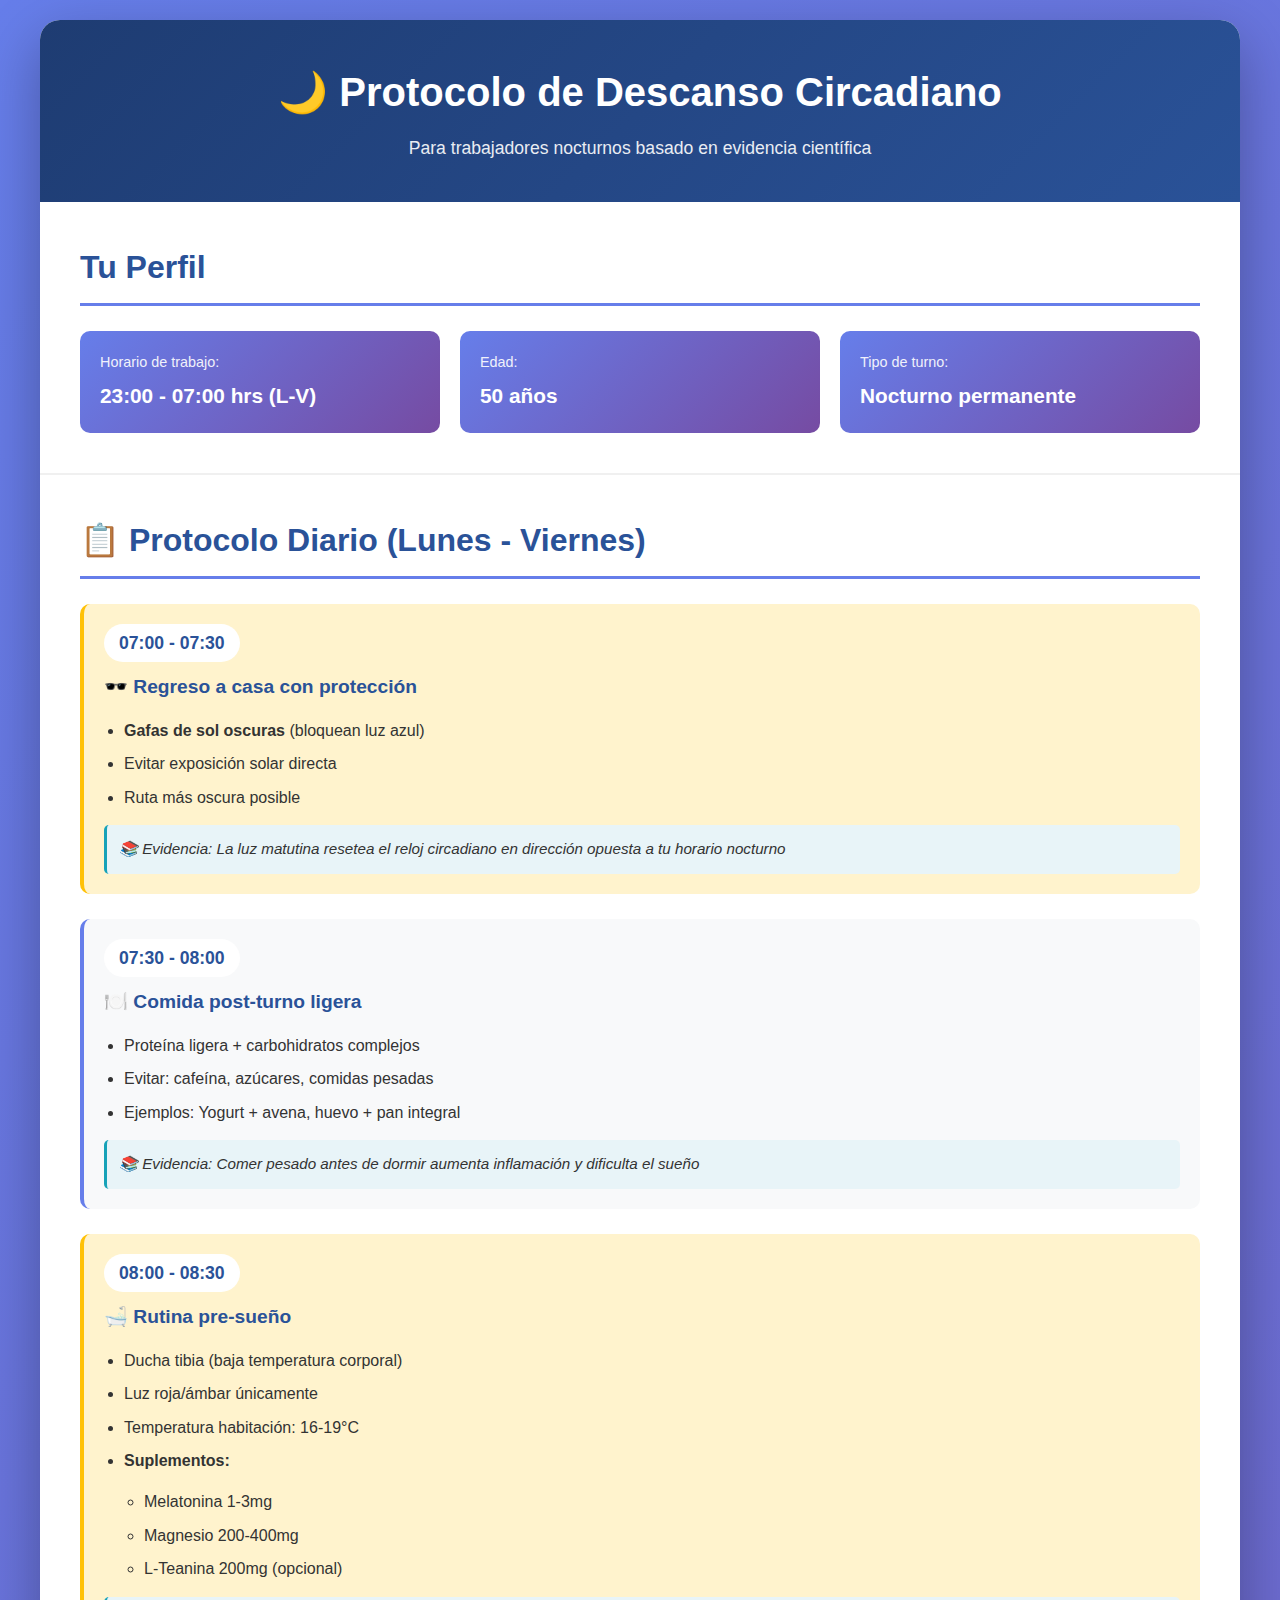
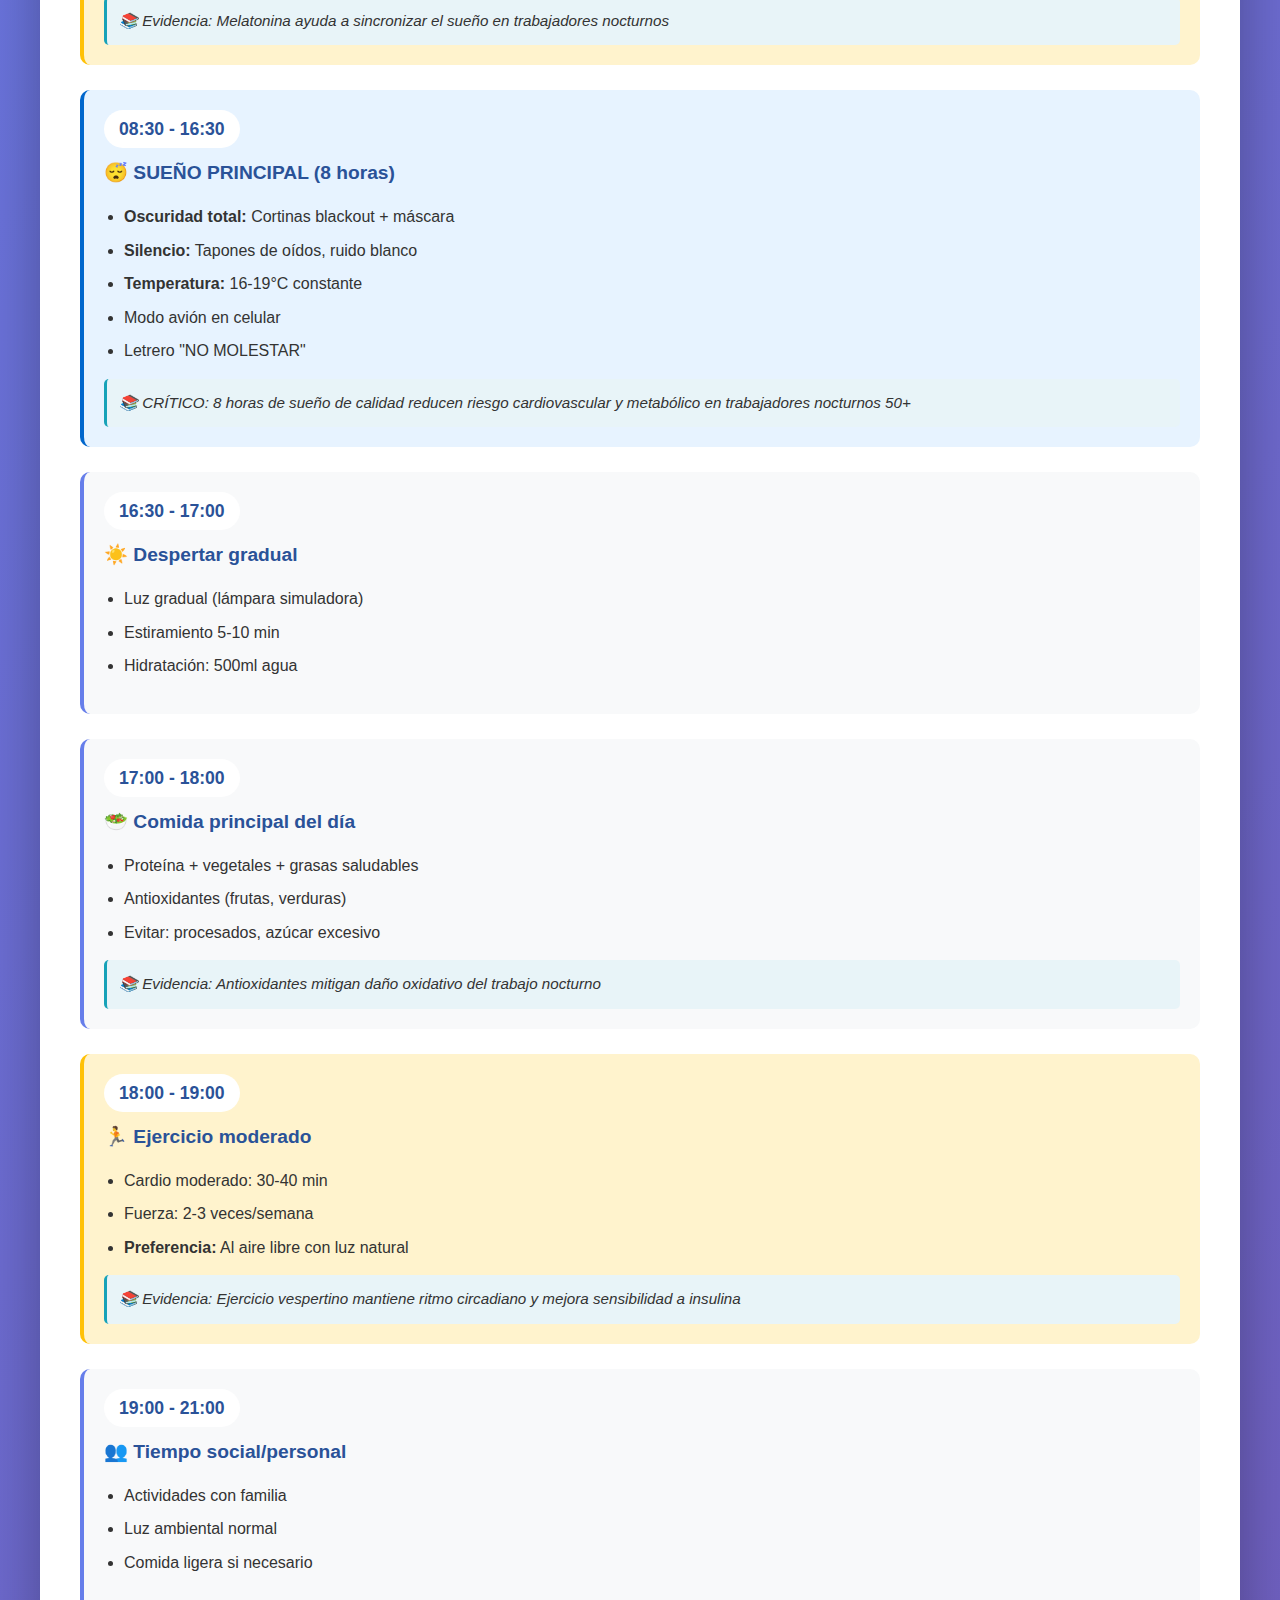
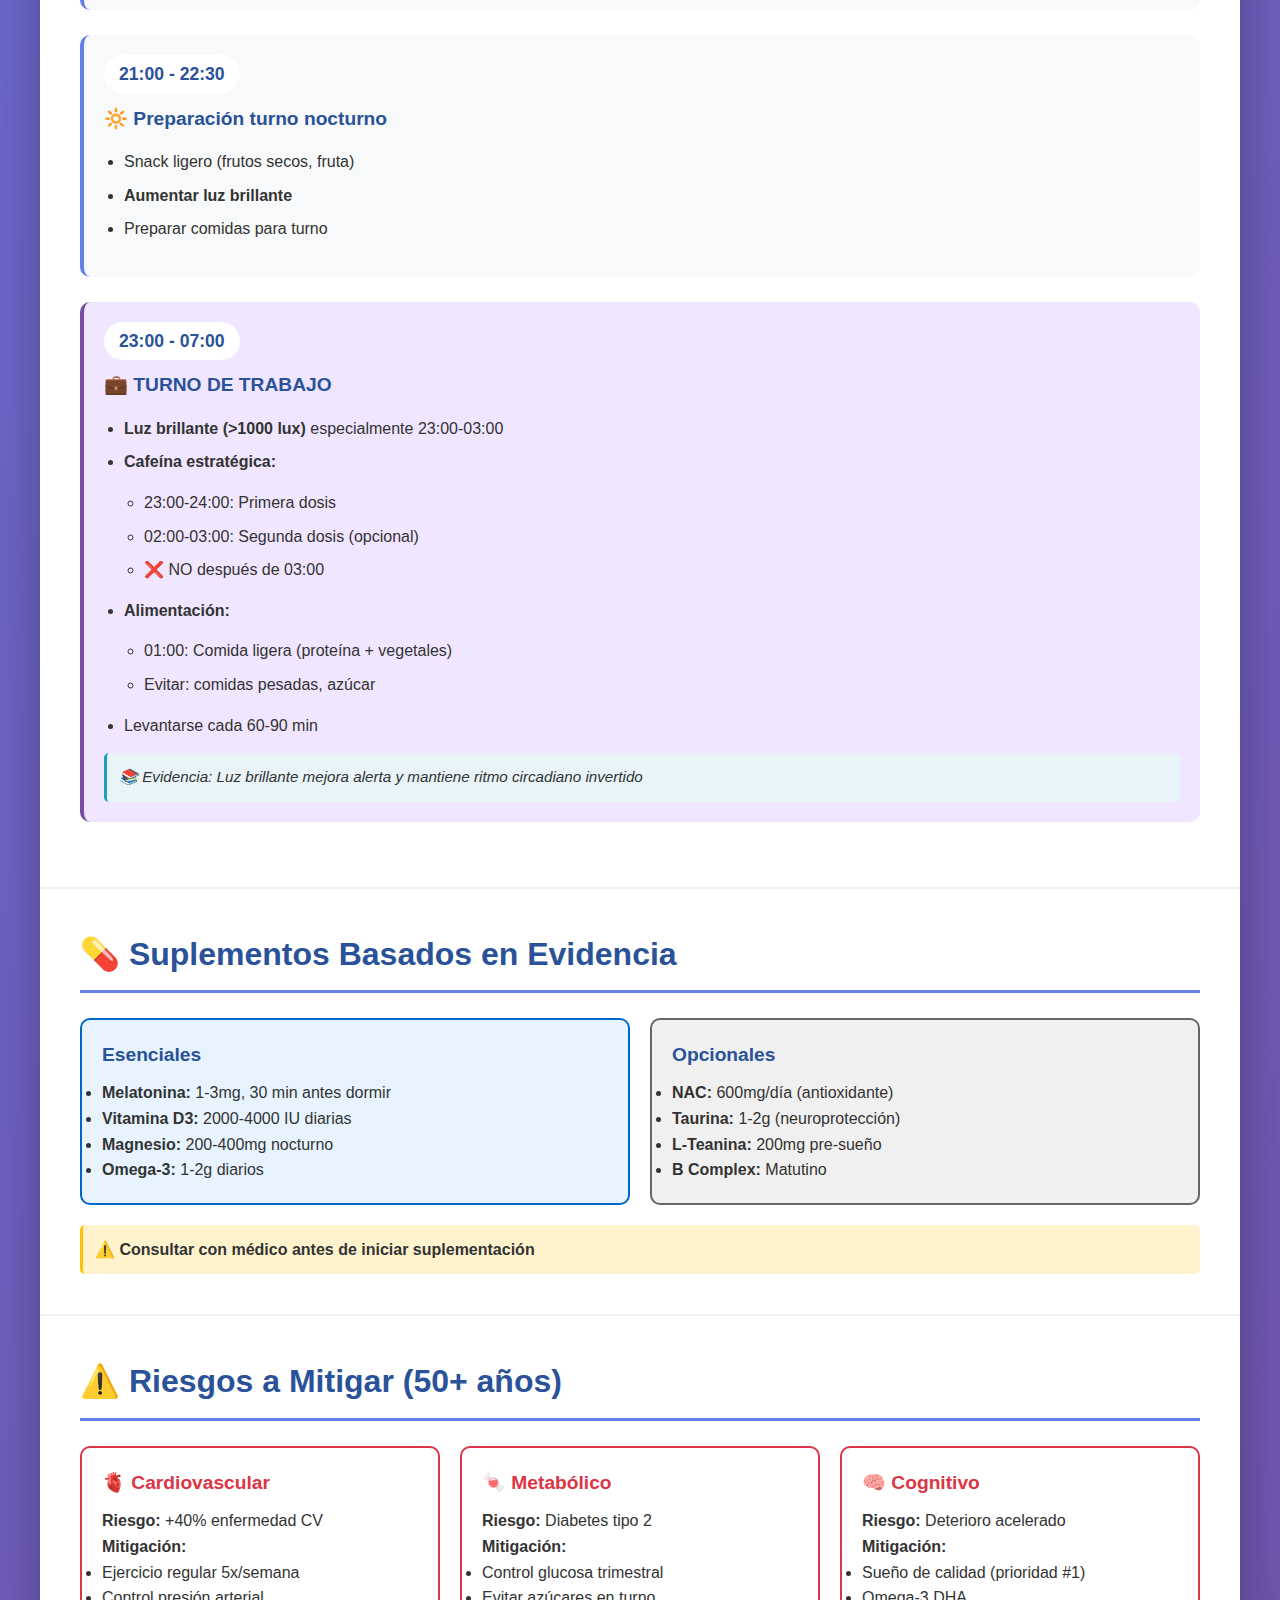
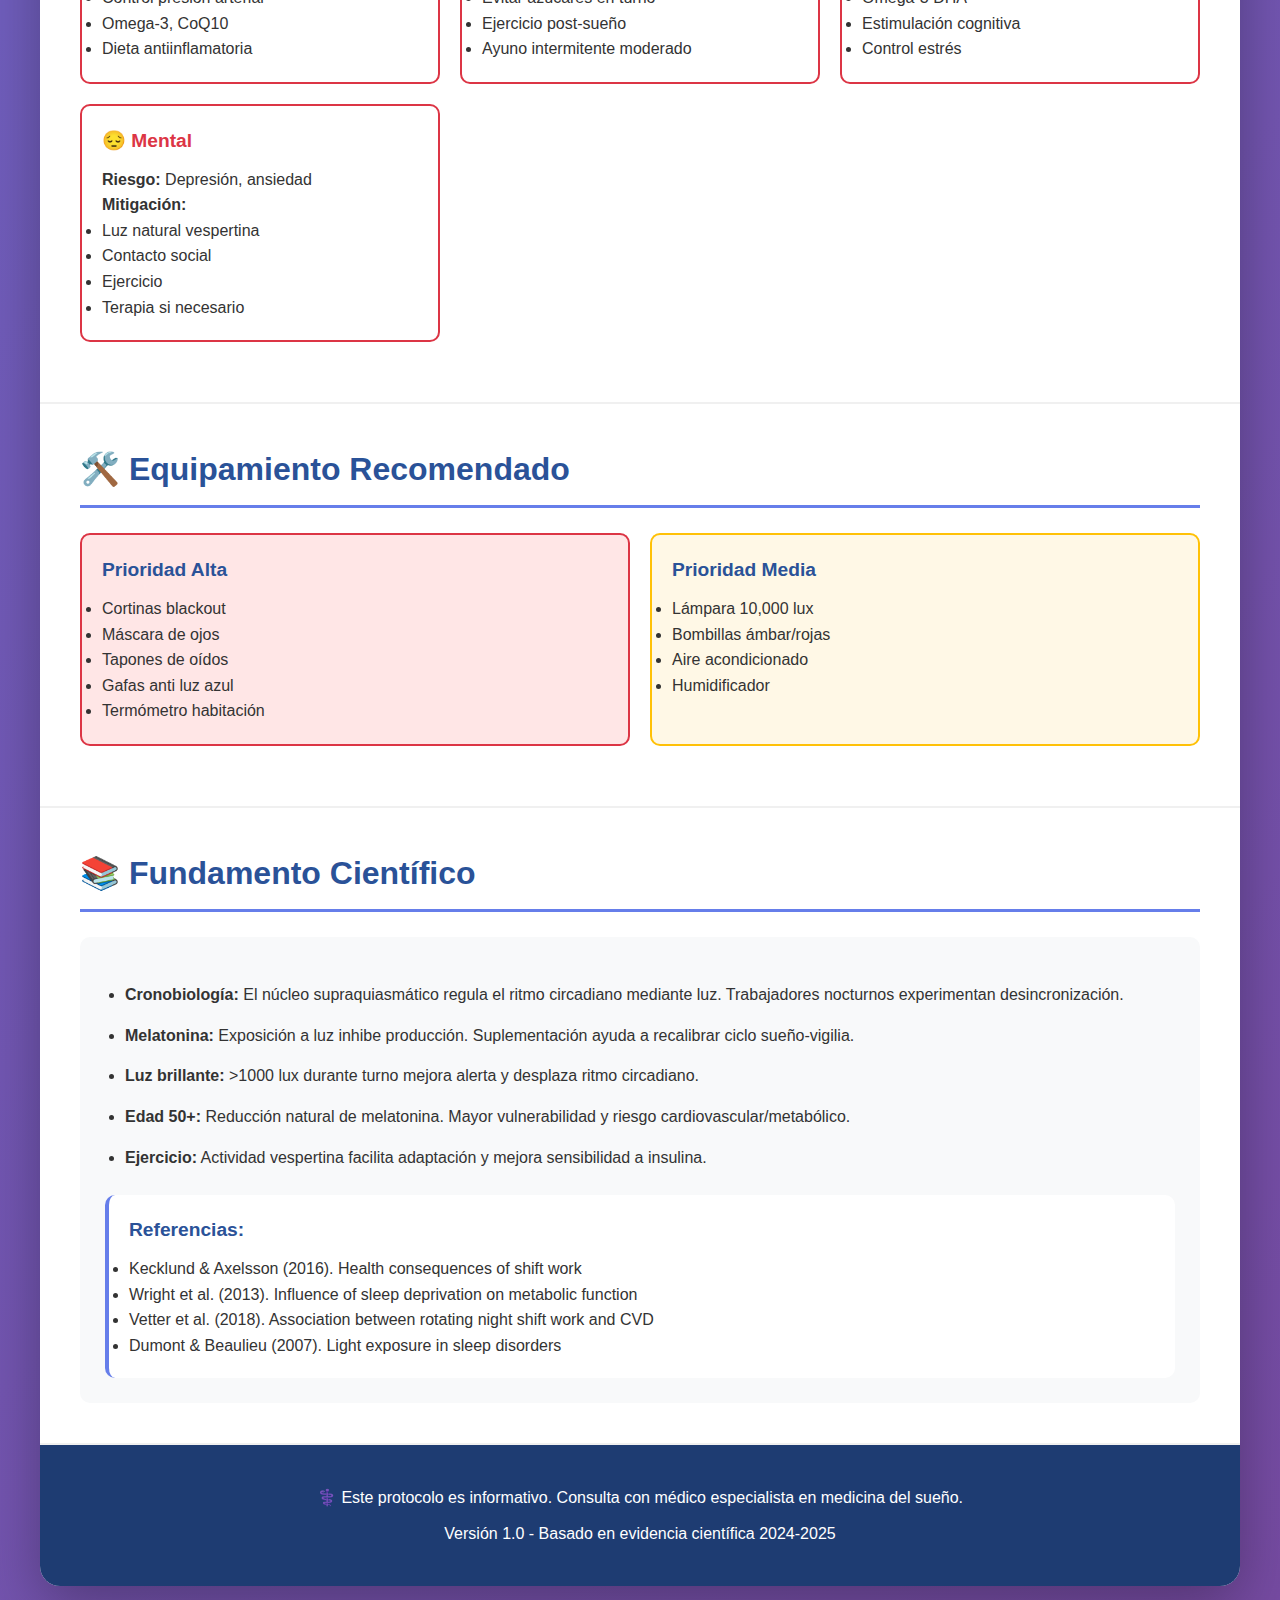
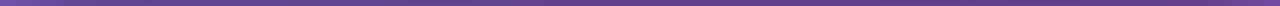
<file: protocolo-completo.html>
<!DOCTYPE html>
<html lang="es">
<head>
    <meta charset="UTF-8">
    <meta name="viewport" content="width=device-width, initial-scale=1.0">
    <title>Protocolo de Descanso Circadiano</title>
    <style>
        * {
            margin: 0;
            padding: 0;
            box-sizing: border-box;
        }
        body {
            font-family: -apple-system, BlinkMacSystemFont, 'Segoe UI', Roboto, Arial, sans-serif;
            line-height: 1.6;
            color: #333;
            background: linear-gradient(135deg, #667eea 0%, #764ba2 100%);
            min-height: 100vh;
            padding: 20px;
        }
        .container {
            max-width: 1200px;
            margin: 0 auto;
            background: white;
            border-radius: 20px;
            box-shadow: 0 20px 60px rgba(0,0,0,0.3);
        }
        header {
            background: linear-gradient(135deg, #1e3c72 0%, #2a5298 100%);
            color: white;
            padding: 40px;
            text-align: center;
            border-radius: 20px 20px 0 0;
        }
        h1 {
            font-size: 2.5em;
            margin-bottom: 10px;
        }
        .subtitle {
            font-size: 1.1em;
            opacity: 0.9;
        }
        section {
            padding: 40px;
            border-bottom: 2px solid #f0f0f0;
        }
        h2 {
            color: #2a5298;
            font-size: 2em;
            margin-bottom: 25px;
            padding-bottom: 10px;
            border-bottom: 3px solid #667eea;
        }
        h3 {
            color: #1e3c72;
            font-size: 1.5em;
            margin: 30px 0 20px 0;
        }
        h4 {
            color: #2a5298;
            font-size: 1.2em;
            margin-bottom: 10px;
        }
        .profile-info {
            display: grid;
            grid-template-columns: repeat(auto-fit, minmax(250px, 1fr));
            gap: 20px;
            margin-top: 20px;
        }
        .info-card {
            background: linear-gradient(135deg, #667eea 0%, #764ba2 100%);
            padding: 20px;
            border-radius: 10px;
            color: white;
        }
        .info-card .label {
            font-size: 0.9em;
            opacity: 0.9;
            display: block;
            margin-bottom: 5px;
        }
        .info-card .value {
            font-size: 1.3em;
            font-weight: bold;
        }
        .time-block {
            margin-bottom: 25px;
            padding: 20px;
            background: #f8f9fa;
            border-radius: 10px;
            border-left: 4px solid #667eea;
        }
        .time-block.critical {
            background: #fff3cd;
            border-left-color: #ffc107;
        }
        .time-block.sleep {
            background: #e7f3ff;
            border-left-color: #0066cc;
        }
        .time-block.work {
            background: #f0e6ff;
            border-left-color: #764ba2;
        }
        .time {
            font-size: 1.1em;
            font-weight: bold;
            color: #2a5298;
            margin-bottom: 10px;
            display: inline-block;
            background: white;
            padding: 5px 15px;
            border-radius: 20px;
        }
        .activity ul {
            margin: 15px 0 15px 20px;
        }
        .activity li {
            margin: 8px 0;
        }
        .evidence {
            margin-top: 15px;
            padding: 12px;
            background: #e8f4f8;
            border-left: 3px solid #17a2b8;
            border-radius: 5px;
            font-size: 0.95em;
            font-style: italic;
        }
        .warning {
            margin-top: 15px;
            padding: 12px;
            background: #fff3cd;
            border-left: 3px solid #ffc107;
            border-radius: 5px;
            font-weight: bold;
        }
        .supplement-grid, .risk-grid, .monitoring-list, .equipment-grid {
            display: grid;
            grid-template-columns: repeat(auto-fit, minmax(280px, 1fr));
            gap: 20px;
            margin: 20px 0;
        }
        .supplement-card, .risk-card, .monitoring-item, .equipment-item {
            padding: 20px;
            border-radius: 10px;
            border: 2px solid #ddd;
        }
        .supplement-card.essential {
            background: #e7f3ff;
            border-color: #0066cc;
        }
        .supplement-card.optional {
            background: #f0f0f0;
            border-color: #666;
        }
        .risk-card {
            border-color: #dc3545;
        }
        .risk-card h4 {
            color: #dc3545;
        }
        .monitoring-item {
            background: #f8f9fa;
            border-left: 4px solid #28a745;
        }
        .equipment-item.priority-high {
            background: #ffe6e6;
            border-color: #dc3545;
        }
        .equipment-item.priority-medium {
            background: #fff8e6;
            border-color: #ffc107;
        }
        .equipment-item.priority-low {
            background: #e6f7ff;
            border-color: #17a2b8;
        }
        .science-content {
            background: #f8f9fa;
            padding: 25px;
            border-radius: 10px;
        }
        .science-list {
            margin: 20px 0;
            padding-left: 20px;
        }
        .science-list li {
            margin: 15px 0;
        }
        .references {
            margin-top: 25px;
            padding: 20px;
            background: white;
            border-radius: 10px;
            border-left: 4px solid #667eea;
        }
        footer {
            background: #1e3c72;
            color: white;
            padding: 30px;
            text-align: center;
            border-radius: 0 0 20px 20px;
        }
        footer p {
            margin: 10px 0;
        }
        @media print {
            body {
                background: white;
                padding: 0;
            }
        }
    </style>
</head>
<body>
    <div class="container">
        <header>
            <h1>🌙 Protocolo de Descanso Circadiano</h1>
            <p class="subtitle">Para trabajadores nocturnos basado en evidencia científica</p>
        </header>

        <section class="profile-section">
            <h2>Tu Perfil</h2>
            <div class="profile-info">
                <div class="info-card">
                    <span class="label">Horario de trabajo:</span>
                    <span class="value">23:00 - 07:00 hrs (L-V)</span>
                </div>
                <div class="info-card">
                    <span class="label">Edad:</span>
                    <span class="value">50 años</span>
                </div>
                <div class="info-card">
                    <span class="label">Tipo de turno:</span>
                    <span class="value">Nocturno permanente</span>
                </div>
            </div>
        </section>

        <section class="protocol-section">
            <h2>📋 Protocolo Diario (Lunes - Viernes)</h2>

            <div class="time-block critical">
                <div class="time">07:00 - 07:30</div>
                <div class="activity">
                    <h4>🕶️ Regreso a casa con protección</h4>
                    <ul>
                        <li><strong>Gafas de sol oscuras</strong> (bloquean luz azul)</li>
                        <li>Evitar exposición solar directa</li>
                        <li>Ruta más oscura posible</li>
                    </ul>
                    <div class="evidence">📚 Evidencia: La luz matutina resetea el reloj circadiano en dirección opuesta a tu horario nocturno</div>
                </div>
            </div>

            <div class="time-block">
                <div class="time">07:30 - 08:00</div>
                <div class="activity">
                    <h4>🍽️ Comida post-turno ligera</h4>
                    <ul>
                        <li>Proteína ligera + carbohidratos complejos</li>
                        <li>Evitar: cafeína, azúcares, comidas pesadas</li>
                        <li>Ejemplos: Yogurt + avena, huevo + pan integral</li>
                    </ul>
                    <div class="evidence">📚 Evidencia: Comer pesado antes de dormir aumenta inflamación y dificulta el sueño</div>
                </div>
            </div>

            <div class="time-block critical">
                <div class="time">08:00 - 08:30</div>
                <div class="activity">
                    <h4>🛁 Rutina pre-sueño</h4>
                    <ul>
                        <li>Ducha tibia (baja temperatura corporal)</li>
                        <li>Luz roja/ámbar únicamente</li>
                        <li>Temperatura habitación: 16-19°C</li>
                        <li><strong>Suplementos:</strong>
                            <ul>
                                <li>Melatonina 1-3mg</li>
                                <li>Magnesio 200-400mg</li>
                                <li>L-Teanina 200mg (opcional)</li>
                            </ul>
                        </li>
                    </ul>
                    <div class="evidence">📚 Evidencia: Melatonina ayuda a sincronizar el sueño en trabajadores nocturnos</div>
                </div>
            </div>

            <div class="time-block sleep">
                <div class="time">08:30 - 16:30</div>
                <div class="activity">
                    <h4>😴 SUEÑO PRINCIPAL (8 horas)</h4>
                    <ul>
                        <li><strong>Oscuridad total:</strong> Cortinas blackout + máscara</li>
                        <li><strong>Silencio:</strong> Tapones de oídos, ruido blanco</li>
                        <li><strong>Temperatura:</strong> 16-19°C constante</li>
                        <li>Modo avión en celular</li>
                        <li>Letrero "NO MOLESTAR"</li>
                    </ul>
                    <div class="evidence">📚 CRÍTICO: 8 horas de sueño de calidad reducen riesgo cardiovascular y metabólico en trabajadores nocturnos 50+</div>
                </div>
            </div>

            <div class="time-block">
                <div class="time">16:30 - 17:00</div>
                <div class="activity">
                    <h4>☀️ Despertar gradual</h4>
                    <ul>
                        <li>Luz gradual (lámpara simuladora)</li>
                        <li>Estiramiento 5-10 min</li>
                        <li>Hidratación: 500ml agua</li>
                    </ul>
                </div>
            </div>

            <div class="time-block">
                <div class="time">17:00 - 18:00</div>
                <div class="activity">
                    <h4>🥗 Comida principal del día</h4>
                    <ul>
                        <li>Proteína + vegetales + grasas saludables</li>
                        <li>Antioxidantes (frutas, verduras)</li>
                        <li>Evitar: procesados, azúcar excesivo</li>
                    </ul>
                    <div class="evidence">📚 Evidencia: Antioxidantes mitigan daño oxidativo del trabajo nocturno</div>
                </div>
            </div>

            <div class="time-block critical">
                <div class="time">18:00 - 19:00</div>
                <div class="activity">
                    <h4>🏃 Ejercicio moderado</h4>
                    <ul>
                        <li>Cardio moderado: 30-40 min</li>
                        <li>Fuerza: 2-3 veces/semana</li>
                        <li><strong>Preferencia:</strong> Al aire libre con luz natural</li>
                    </ul>
                    <div class="evidence">📚 Evidencia: Ejercicio vespertino mantiene ritmo circadiano y mejora sensibilidad a insulina</div>
                </div>
            </div>

            <div class="time-block">
                <div class="time">19:00 - 21:00</div>
                <div class="activity">
                    <h4>👥 Tiempo social/personal</h4>
                    <ul>
                        <li>Actividades con familia</li>
                        <li>Luz ambiental normal</li>
                        <li>Comida ligera si necesario</li>
                    </ul>
                </div>
            </div>

            <div class="time-block">
                <div class="time">21:00 - 22:30</div>
                <div class="activity">
                    <h4>🔆 Preparación turno nocturno</h4>
                    <ul>
                        <li>Snack ligero (frutos secos, fruta)</li>
                        <li><strong>Aumentar luz brillante</strong></li>
                        <li>Preparar comidas para turno</li>
                    </ul>
                </div>
            </div>

            <div class="time-block work">
                <div class="time">23:00 - 07:00</div>
                <div class="activity">
                    <h4>💼 TURNO DE TRABAJO</h4>
                    <ul>
                        <li><strong>Luz brillante (>1000 lux)</strong> especialmente 23:00-03:00</li>
                        <li><strong>Cafeína estratégica:</strong>
                            <ul>
                                <li>23:00-24:00: Primera dosis</li>
                                <li>02:00-03:00: Segunda dosis (opcional)</li>
                                <li>❌ NO después de 03:00</li>
                            </ul>
                        </li>
                        <li><strong>Alimentación:</strong>
                            <ul>
                                <li>01:00: Comida ligera (proteína + vegetales)</li>
                                <li>Evitar: comidas pesadas, azúcar</li>
                            </ul>
                        </li>
                        <li>Levantarse cada 60-90 min</li>
                    </ul>
                    <div class="evidence">📚 Evidencia: Luz brillante mejora alerta y mantiene ritmo circadiano invertido</div>
                </div>
            </div>
        </section>

        <section>
            <h2>💊 Suplementos Basados en Evidencia</h2>
            <div class="supplement-grid">
                <div class="supplement-card essential">
                    <h4>Esenciales</h4>
                    <ul>
                        <li><strong>Melatonina:</strong> 1-3mg, 30 min antes dormir</li>
                        <li><strong>Vitamina D3:</strong> 2000-4000 IU diarias</li>
                        <li><strong>Magnesio:</strong> 200-400mg nocturno</li>
                        <li><strong>Omega-3:</strong> 1-2g diarios</li>
                    </ul>
                </div>
                <div class="supplement-card optional">
                    <h4>Opcionales</h4>
                    <ul>
                        <li><strong>NAC:</strong> 600mg/día (antioxidante)</li>
                        <li><strong>Taurina:</strong> 1-2g (neuroprotección)</li>
                        <li><strong>L-Teanina:</strong> 200mg pre-sueño</li>
                        <li><strong>B Complex:</strong> Matutino</li>
                    </ul>
                </div>
            </div>
            <div class="warning">⚠️ Consultar con médico antes de iniciar suplementación</div>
        </section>

        <section>
            <h2>⚠️ Riesgos a Mitigar (50+ años)</h2>
            <div class="risk-grid">
                <div class="risk-card">
                    <h4>🫀 Cardiovascular</h4>
                    <p><strong>Riesgo:</strong> +40% enfermedad CV</p>
                    <p><strong>Mitigación:</strong></p>
                    <ul>
                        <li>Ejercicio regular 5x/semana</li>
                        <li>Control presión arterial</li>
                        <li>Omega-3, CoQ10</li>
                        <li>Dieta antiinflamatoria</li>
                    </ul>
                </div>
                <div class="risk-card">
                    <h4>🍬 Metabólico</h4>
                    <p><strong>Riesgo:</strong> Diabetes tipo 2</p>
                    <p><strong>Mitigación:</strong></p>
                    <ul>
                        <li>Control glucosa trimestral</li>
                        <li>Evitar azúcares en turno</li>
                        <li>Ejercicio post-sueño</li>
                        <li>Ayuno intermitente moderado</li>
                    </ul>
                </div>
                <div class="risk-card">
                    <h4>🧠 Cognitivo</h4>
                    <p><strong>Riesgo:</strong> Deterioro acelerado</p>
                    <p><strong>Mitigación:</strong></p>
                    <ul>
                        <li>Sueño de calidad (prioridad #1)</li>
                        <li>Omega-3 DHA</li>
                        <li>Estimulación cognitiva</li>
                        <li>Control estrés</li>
                    </ul>
                </div>
                <div class="risk-card">
                    <h4>😔 Mental</h4>
                    <p><strong>Riesgo:</strong> Depresión, ansiedad</p>
                    <p><strong>Mitigación:</strong></p>
                    <ul>
                        <li>Luz natural vespertina</li>
                        <li>Contacto social</li>
                        <li>Ejercicio</li>
                        <li>Terapia si necesario</li>
                    </ul>
                </div>
            </div>
        </section>

        <section>
            <h2>🛠️ Equipamiento Recomendado</h2>
            <div class="equipment-grid">
                <div class="equipment-item priority-high">
                    <h4>Prioridad Alta</h4>
                    <ul>
                        <li>Cortinas blackout</li>
                        <li>Máscara de ojos</li>
                        <li>Tapones de oídos</li>
                        <li>Gafas anti luz azul</li>
                        <li>Termómetro habitación</li>
                    </ul>
                </div>
                <div class="equipment-item priority-medium">
                    <h4>Prioridad Media</h4>
                    <ul>
                        <li>Lámpara 10,000 lux</li>
                        <li>Bombillas ámbar/rojas</li>
                        <li>Aire acondicionado</li>
                        <li>Humidificador</li>
                    </ul>
                </div>
            </div>
        </section>

        <section>
            <h2>📚 Fundamento Científico</h2>
            <div class="science-content">
                <ul class="science-list">
                    <li><strong>Cronobiología:</strong> El núcleo supraquiasmático regula el ritmo circadiano mediante luz. Trabajadores nocturnos experimentan desincronización.</li>
                    <li><strong>Melatonina:</strong> Exposición a luz inhibe producción. Suplementación ayuda a recalibrar ciclo sueño-vigilia.</li>
                    <li><strong>Luz brillante:</strong> >1000 lux durante turno mejora alerta y desplaza ritmo circadiano.</li>
                    <li><strong>Edad 50+:</strong> Reducción natural de melatonina. Mayor vulnerabilidad y riesgo cardiovascular/metabólico.</li>
                    <li><strong>Ejercicio:</strong> Actividad vespertina facilita adaptación y mejora sensibilidad a insulina.</li>
                </ul>
                <div class="references">
                    <h4>Referencias:</h4>
                    <ul>
                        <li>Kecklund & Axelsson (2016). Health consequences of shift work</li>
                        <li>Wright et al. (2013). Influence of sleep deprivation on metabolic function</li>
                        <li>Vetter et al. (2018). Association between rotating night shift work and CVD</li>
                        <li>Dumont & Beaulieu (2007). Light exposure in sleep disorders</li>
                    </ul>
                </div>
            </div>
        </section>

        <footer>
            <p>⚕️ Este protocolo es informativo. Consulta con médico especialista en medicina del sueño.</p>
            <p>Versión 1.0 - Basado en evidencia científica 2024-2025</p>
        </footer>
    </div>
</body>
</html>
</file>
<file: styles.css>
* {
    margin: 0;
    padding: 0;
    box-sizing: border-box;
}

body {
    font-family: -apple-system, BlinkMacSystemFont, 'Segoe UI', Roboto, 'Helvetica Neue', Arial, sans-serif;
    line-height: 1.6;
    color: #333;
    background: linear-gradient(135deg, #667eea 0%, #764ba2 100%);
    min-height: 100vh;
    padding: 20px;
}

.container {
    max-width: 1200px;
    margin: 0 auto;
    background: white;
    border-radius: 20px;
    box-shadow: 0 20px 60px rgba(0,0,0,0.3);
    overflow: hidden;
}

header {
    background: linear-gradient(135deg, #1e3c72 0%, #2a5298 100%);
    color: white;
    padding: 40px;
    text-align: center;
}

header h1 {
    font-size: 2.5em;
    margin-bottom: 10px;
    text-shadow: 2px 2px 4px rgba(0,0,0,0.3);
}

.subtitle {
    font-size: 1.1em;
    opacity: 0.9;
}

section {
    padding: 40px;
    border-bottom: 2px solid #f0f0f0;
}

section:last-child {
    border-bottom: none;
}

h2 {
    color: #2a5298;
    font-size: 2em;
    margin-bottom: 25px;
    padding-bottom: 10px;
    border-bottom: 3px solid #667eea;
}

h3 {
    color: #1e3c72;
    font-size: 1.5em;
    margin: 30px 0 20px 0;
}

h4 {
    color: #2a5298;
    font-size: 1.2em;
    margin-bottom: 10px;
}

/* Profile Section */
.profile-info {
    display: grid;
    grid-template-columns: repeat(auto-fit, minmax(250px, 1fr));
    gap: 20px;
    margin-top: 20px;
}

.info-card {
    background: linear-gradient(135deg, #667eea 0%, #764ba2 100%);
    padding: 20px;
    border-radius: 10px;
    color: white;
    display: flex;
    flex-direction: column;
    gap: 10px;
}

.info-card .label {
    font-size: 0.9em;
    opacity: 0.9;
}

.info-card .value {
    font-size: 1.3em;
    font-weight: bold;
}

/* Protocol Section */
.protocol-day {
    margin-bottom: 40px;
}

.timeline {
    position: relative;
    padding-left: 30px;
}

.timeline::before {
    content: '';
    position: absolute;
    left: 0;
    top: 0;
    bottom: 0;
    width: 4px;
    background: linear-gradient(180deg, #667eea 0%, #764ba2 100%);
}

.time-block {
    position: relative;
    margin-bottom: 30px;
    padding: 20px;
    background: #f8f9fa;
    border-radius: 10px;
    border-left: 4px solid #667eea;
    margin-left: 20px;
    transition: transform 0.3s ease, box-shadow 0.3s ease;
}

.time-block:hover {
    transform: translateX(5px);
    box-shadow: 0 5px 15px rgba(0,0,0,0.1);
}

.time-block.critical {
    background: #fff3cd;
    border-left-color: #ffc107;
}

.time-block.sleep {
    background: #e7f3ff;
    border-left-color: #0066cc;
}

.time-block.work {
    background: #f0e6ff;
    border-left-color: #764ba2;
}

.time {
    font-size: 1.1em;
    font-weight: bold;
    color: #2a5298;
    margin-bottom: 10px;
    display: inline-block;
    background: white;
    padding: 5px 15px;
    border-radius: 20px;
}

.activity ul {
    margin: 15px 0;
    padding-left: 20px;
}

.activity li {
    margin: 8px 0;
}

.evidence {
    margin-top: 15px;
    padding: 12px;
    background: #e8f4f8;
    border-left: 3px solid #17a2b8;
    border-radius: 5px;
    font-size: 0.95em;
    font-style: italic;
}

.warning {
    margin-top: 15px;
    padding: 12px;
    background: #fff3cd;
    border-left: 3px solid #ffc107;
    border-radius: 5px;
    font-weight: bold;
}

/* Weekend Section */
.weekend {
    background: #f8f9fa;
    padding: 30px;
    border-radius: 15px;
    margin-top: 30px;
}

.weekend-strategy {
    display: grid;
    gap: 20px;
}

.strategy-option {
    background: white;
    padding: 20px;
    border-radius: 10px;
    border: 2px solid #667eea;
}

.strategy-option h4 {
    margin-bottom: 15px;
}

/* Supplements Section */
.supplement-grid {
    display: grid;
    grid-template-columns: repeat(auto-fit, minmax(300px, 1fr));
    gap: 25px;
    margin-bottom: 20px;
}

.supplement-card {
    padding: 25px;
    border-radius: 10px;
    border: 2px solid #ddd;
}

.supplement-card.essential {
    background: #e7f3ff;
    border-color: #0066cc;
}

.supplement-card.optional {
    background: #f0f0f0;
    border-color: #666;
}

.supplement-card h4 {
    margin-bottom: 15px;
    text-align: center;
}

.supplement-card ul {
    list-style: none;
}

.supplement-card li {
    padding: 8px 0;
    border-bottom: 1px solid rgba(0,0,0,0.1);
}

.supplement-card li:last-child {
    border-bottom: none;
}

/* Risks Section */
.risk-grid {
    display: grid;
    grid-template-columns: repeat(auto-fit, minmax(250px, 1fr));
    gap: 20px;
}

.risk-card {
    background: white;
    padding: 20px;
    border-radius: 10px;
    border: 2px solid #dc3545;
    box-shadow: 0 3px 10px rgba(220, 53, 69, 0.1);
}

.risk-card h4 {
    color: #dc3545;
    margin-bottom: 10px;
}

.risk-card p {
    margin: 10px 0;
}

.risk-card strong {
    color: #dc3545;
}

.risk-card ul {
    margin-top: 10px;
    padding-left: 20px;
}

.risk-card li {
    margin: 5px 0;
}

/* Monitoring Section */
.monitoring-list {
    display: grid;
    grid-template-columns: repeat(auto-fit, minmax(300px, 1fr));
    gap: 25px;
}

.monitoring-item {
    background: #f8f9fa;
    padding: 20px;
    border-radius: 10px;
    border-left: 4px solid #28a745;
}

.monitoring-item h4 {
    color: #28a745;
    margin-bottom: 15px;
}

.monitoring-item ul {
    list-style: none;
}

.monitoring-item li {
    padding: 8px 0;
    padding-left: 20px;
    position: relative;
}

.monitoring-item li::before {
    content: '✓';
    position: absolute;
    left: 0;
    color: #28a745;
    font-weight: bold;
}

/* Equipment Section */
.equipment-grid {
    display: grid;
    grid-template-columns: repeat(auto-fit, minmax(280px, 1fr));
    gap: 20px;
}

.equipment-item {
    padding: 20px;
    border-radius: 10px;
    border: 2px solid #ddd;
}

.equipment-item.priority-high {
    background: #ffe6e6;
    border-color: #dc3545;
}

.equipment-item.priority-medium {
    background: #fff8e6;
    border-color: #ffc107;
}

.equipment-item.priority-low {
    background: #e6f7ff;
    border-color: #17a2b8;
}

.equipment-item h4 {
    text-align: center;
    margin-bottom: 15px;
}

.equipment-item ul {
    list-style: none;
}

.equipment-item li {
    padding: 8px 0;
    padding-left: 25px;
    position: relative;
}

.equipment-item li::before {
    content: '→';
    position: absolute;
    left: 0;
    font-weight: bold;
}

/* Science Section */
.science-content {
    background: #f8f9fa;
    padding: 25px;
    border-radius: 10px;
}

.science-list {
    margin: 20px 0;
    padding-left: 20px;
}

.science-list li {
    margin: 15px 0;
    line-height: 1.8;
}

.references {
    margin-top: 25px;
    padding: 20px;
    background: white;
    border-radius: 10px;
    border-left: 4px solid #667eea;
}

.references h4 {
    margin-bottom: 15px;
}

.references ul {
    padding-left: 20px;
}

.references li {
    margin: 10px 0;
    font-size: 0.95em;
}

/* Footer */
footer {
    background: #1e3c72;
    color: white;
    padding: 30px;
    text-align: center;
}

footer p {
    margin: 10px 0;
}

/* Responsive */
@media (max-width: 768px) {
    body {
        padding: 10px;
    }

    header h1 {
        font-size: 1.8em;
    }

    section {
        padding: 20px;
    }

    h2 {
        font-size: 1.5em;
    }

    .timeline {
        padding-left: 15px;
    }

    .time-block {
        margin-left: 10px;
        padding: 15px;
    }

    .profile-info,
    .supplement-grid,
    .risk-grid,
    .monitoring-list,
    .equipment-grid {
        grid-template-columns: 1fr;
    }
}

/* Print Styles */
@media print {
    body {
        background: white;
        padding: 0;
    }

    .container {
        box-shadow: none;
    }

    .time-block {
        page-break-inside: avoid;
    }

    header {
        background: #1e3c72;
        -webkit-print-color-adjust: exact;
        print-color-adjust: exact;
    }
}
</file>
